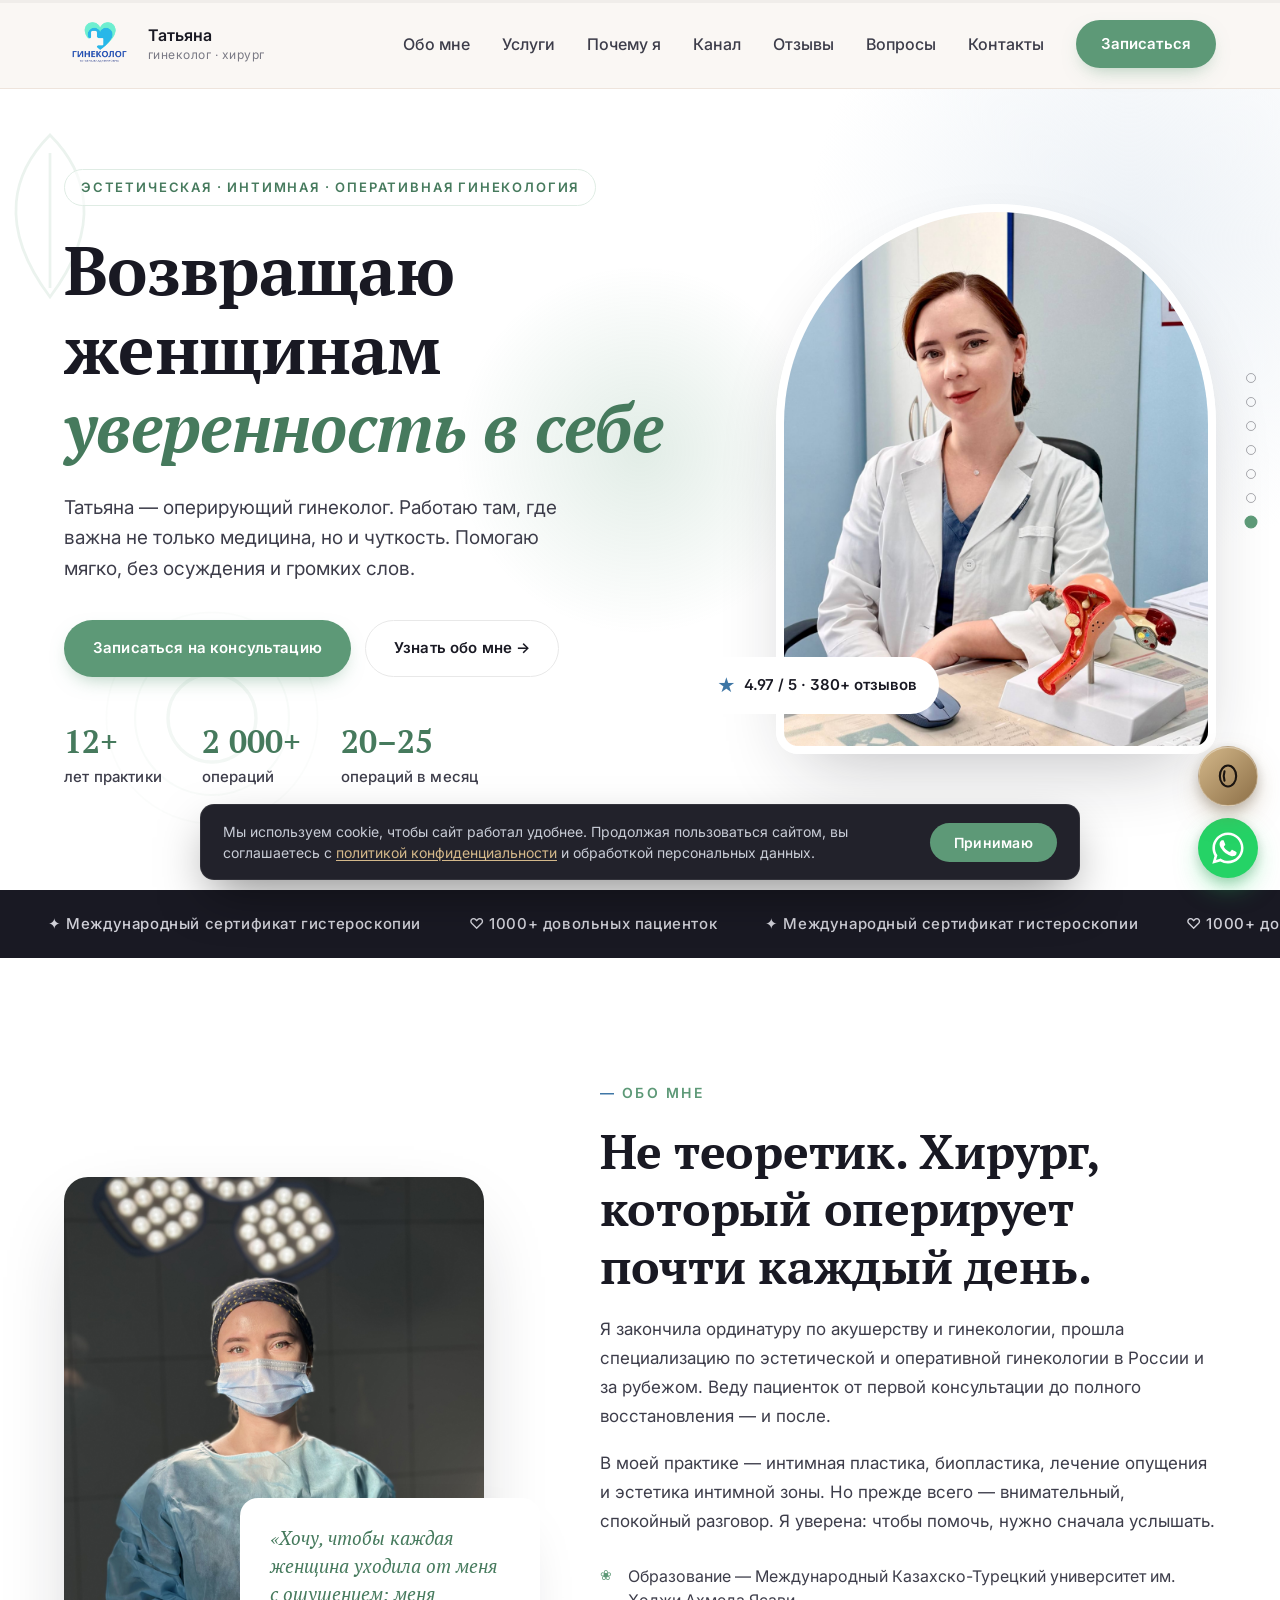
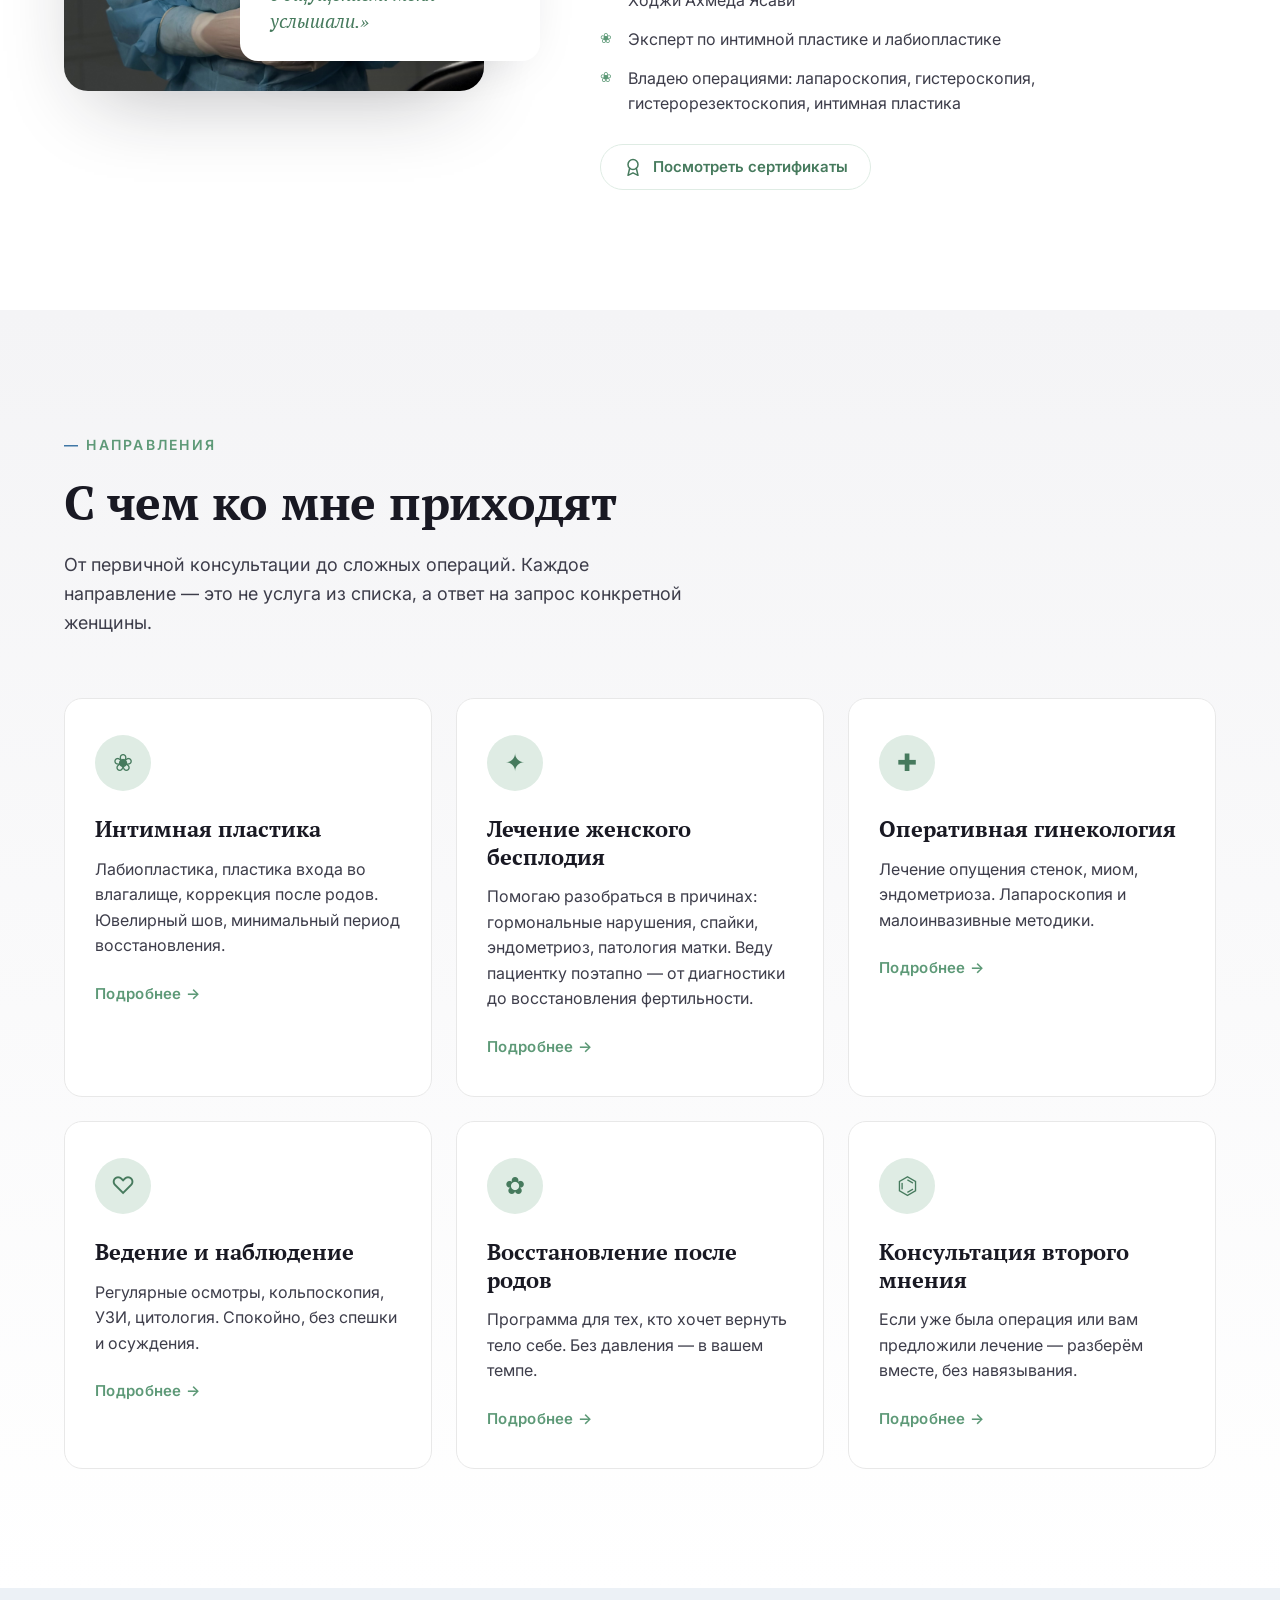
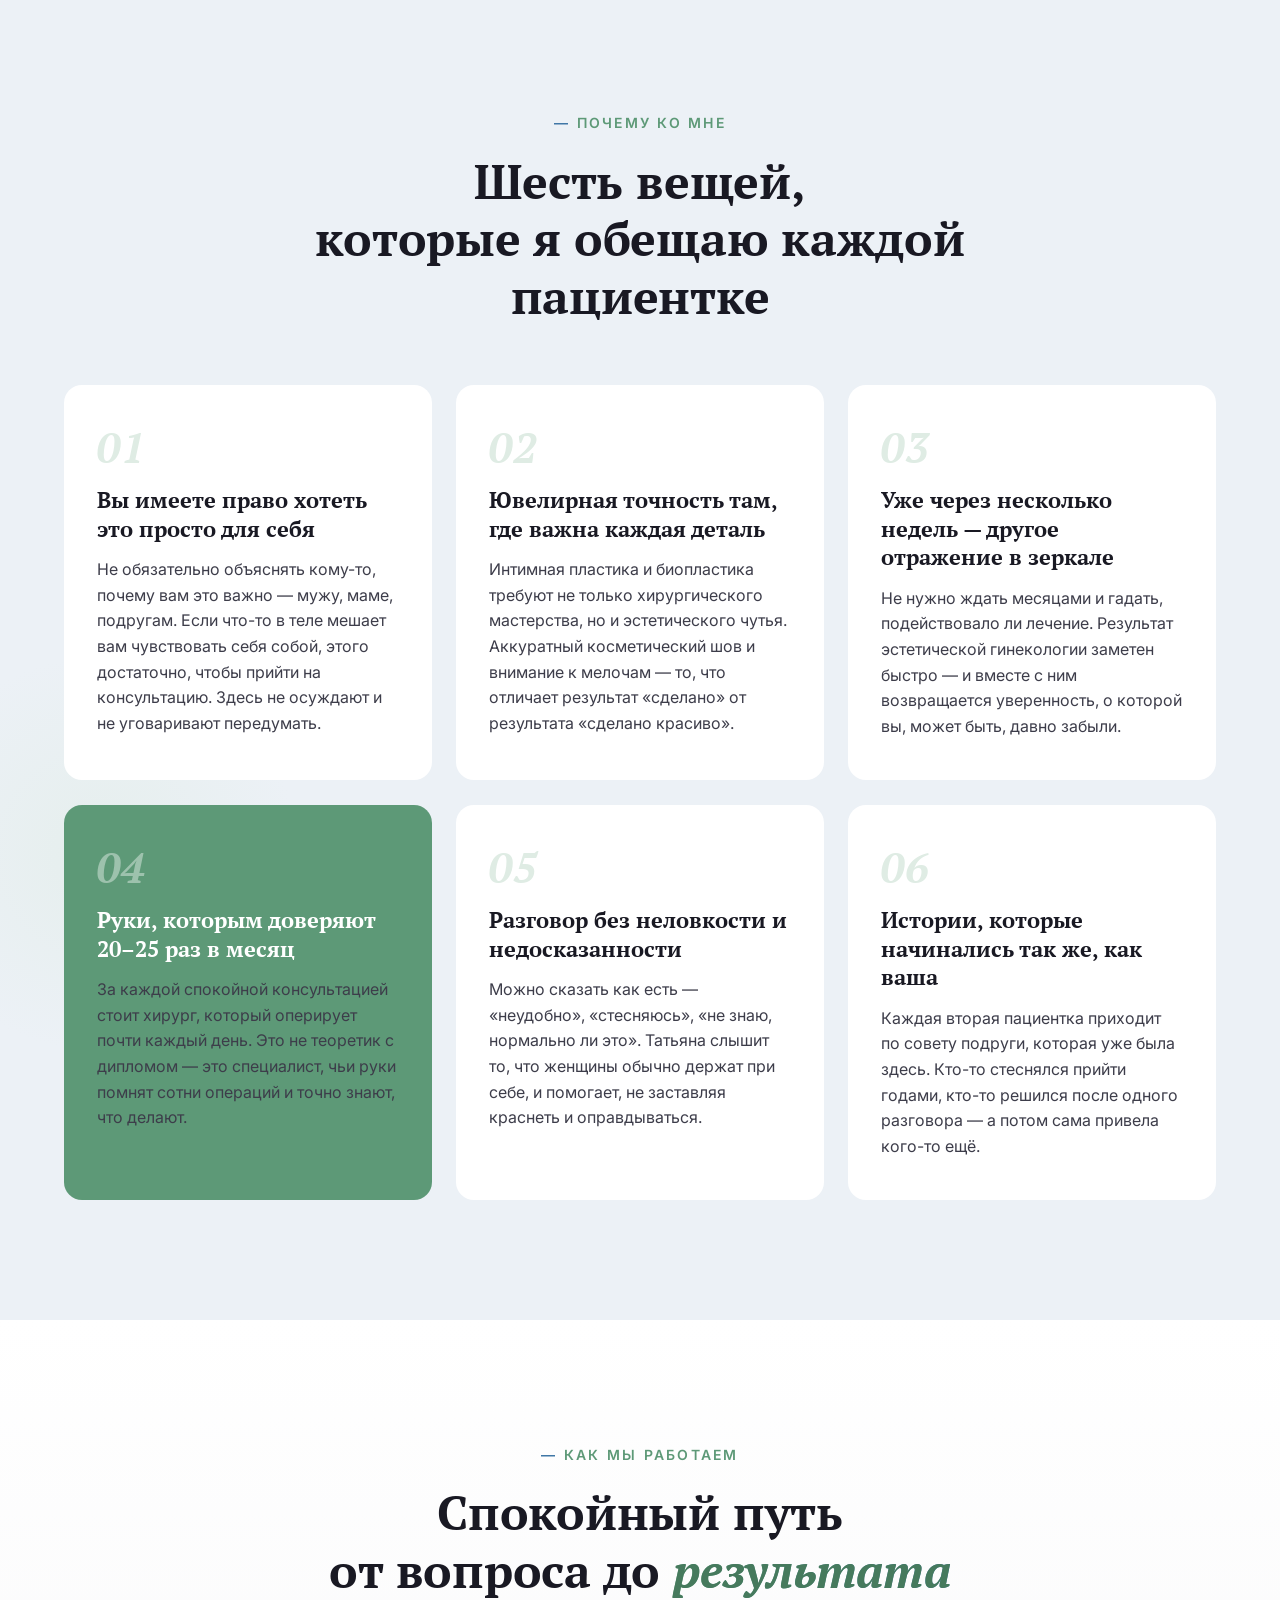
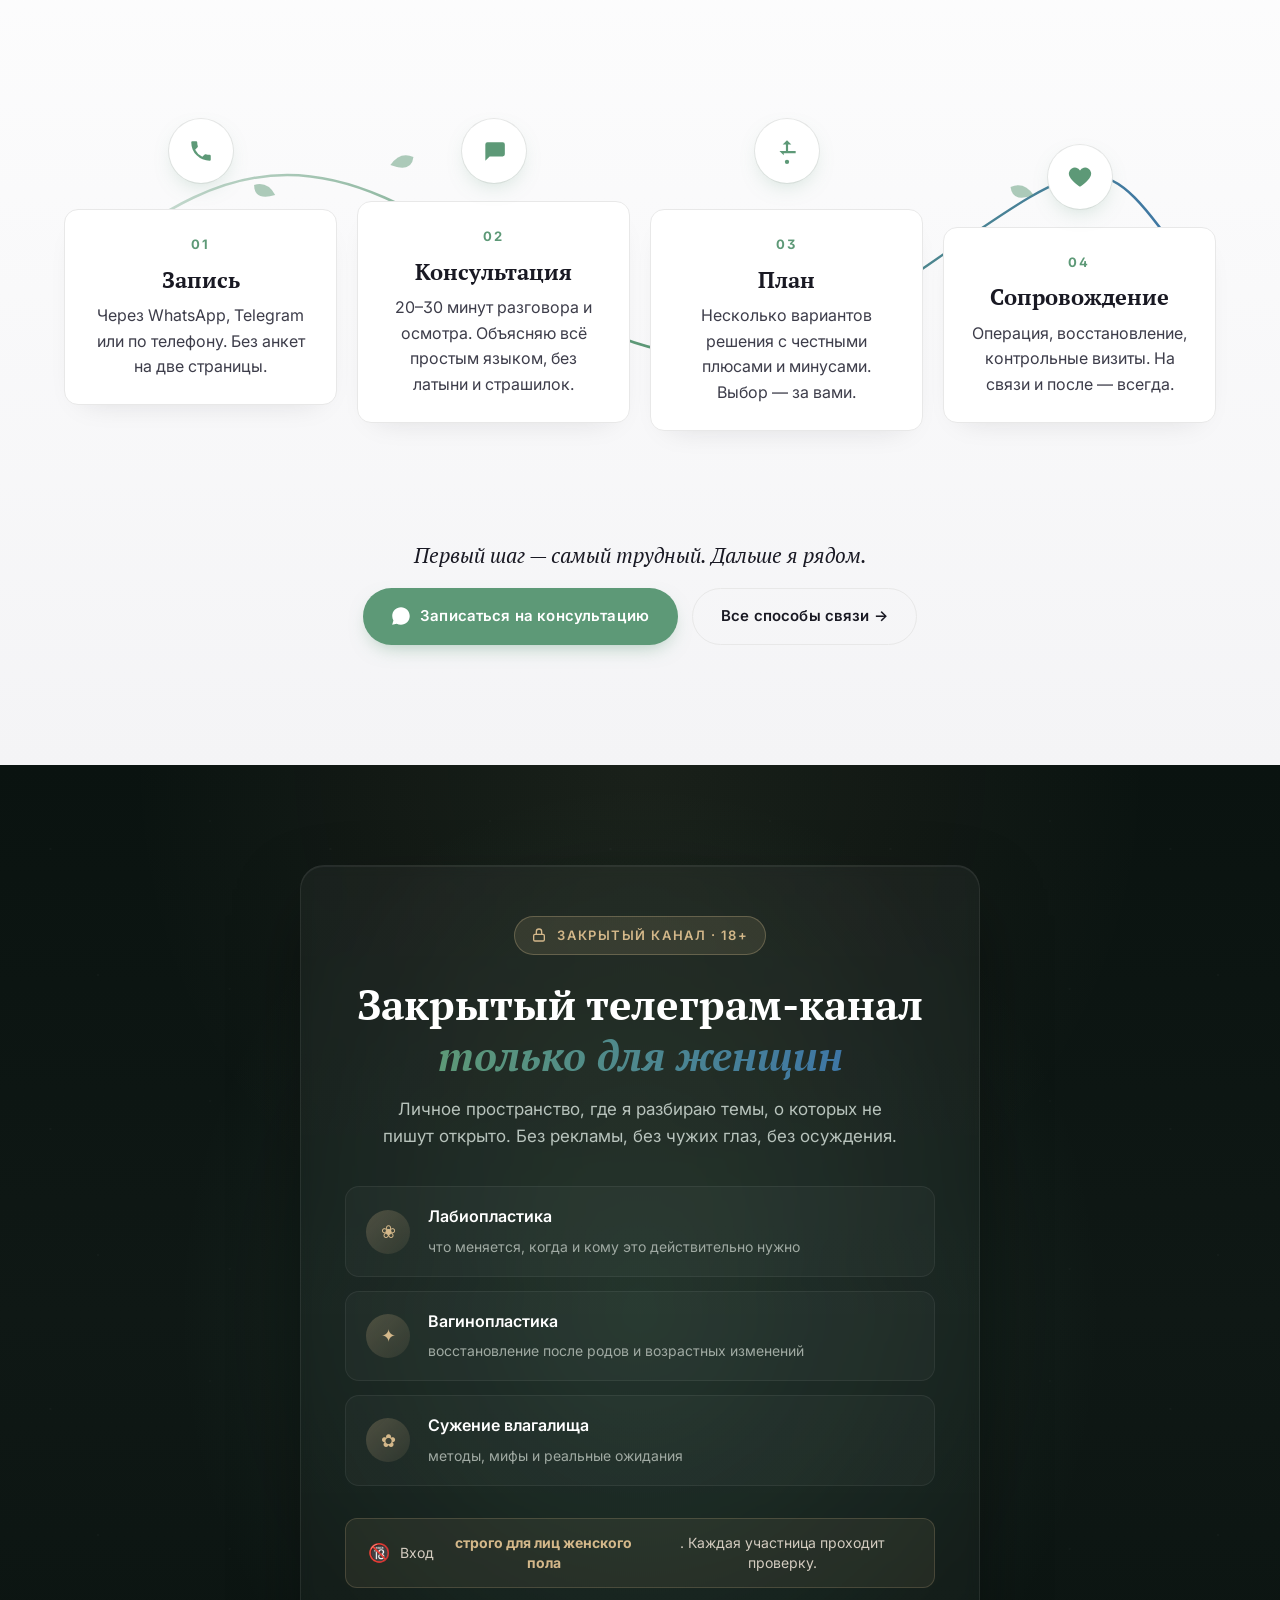
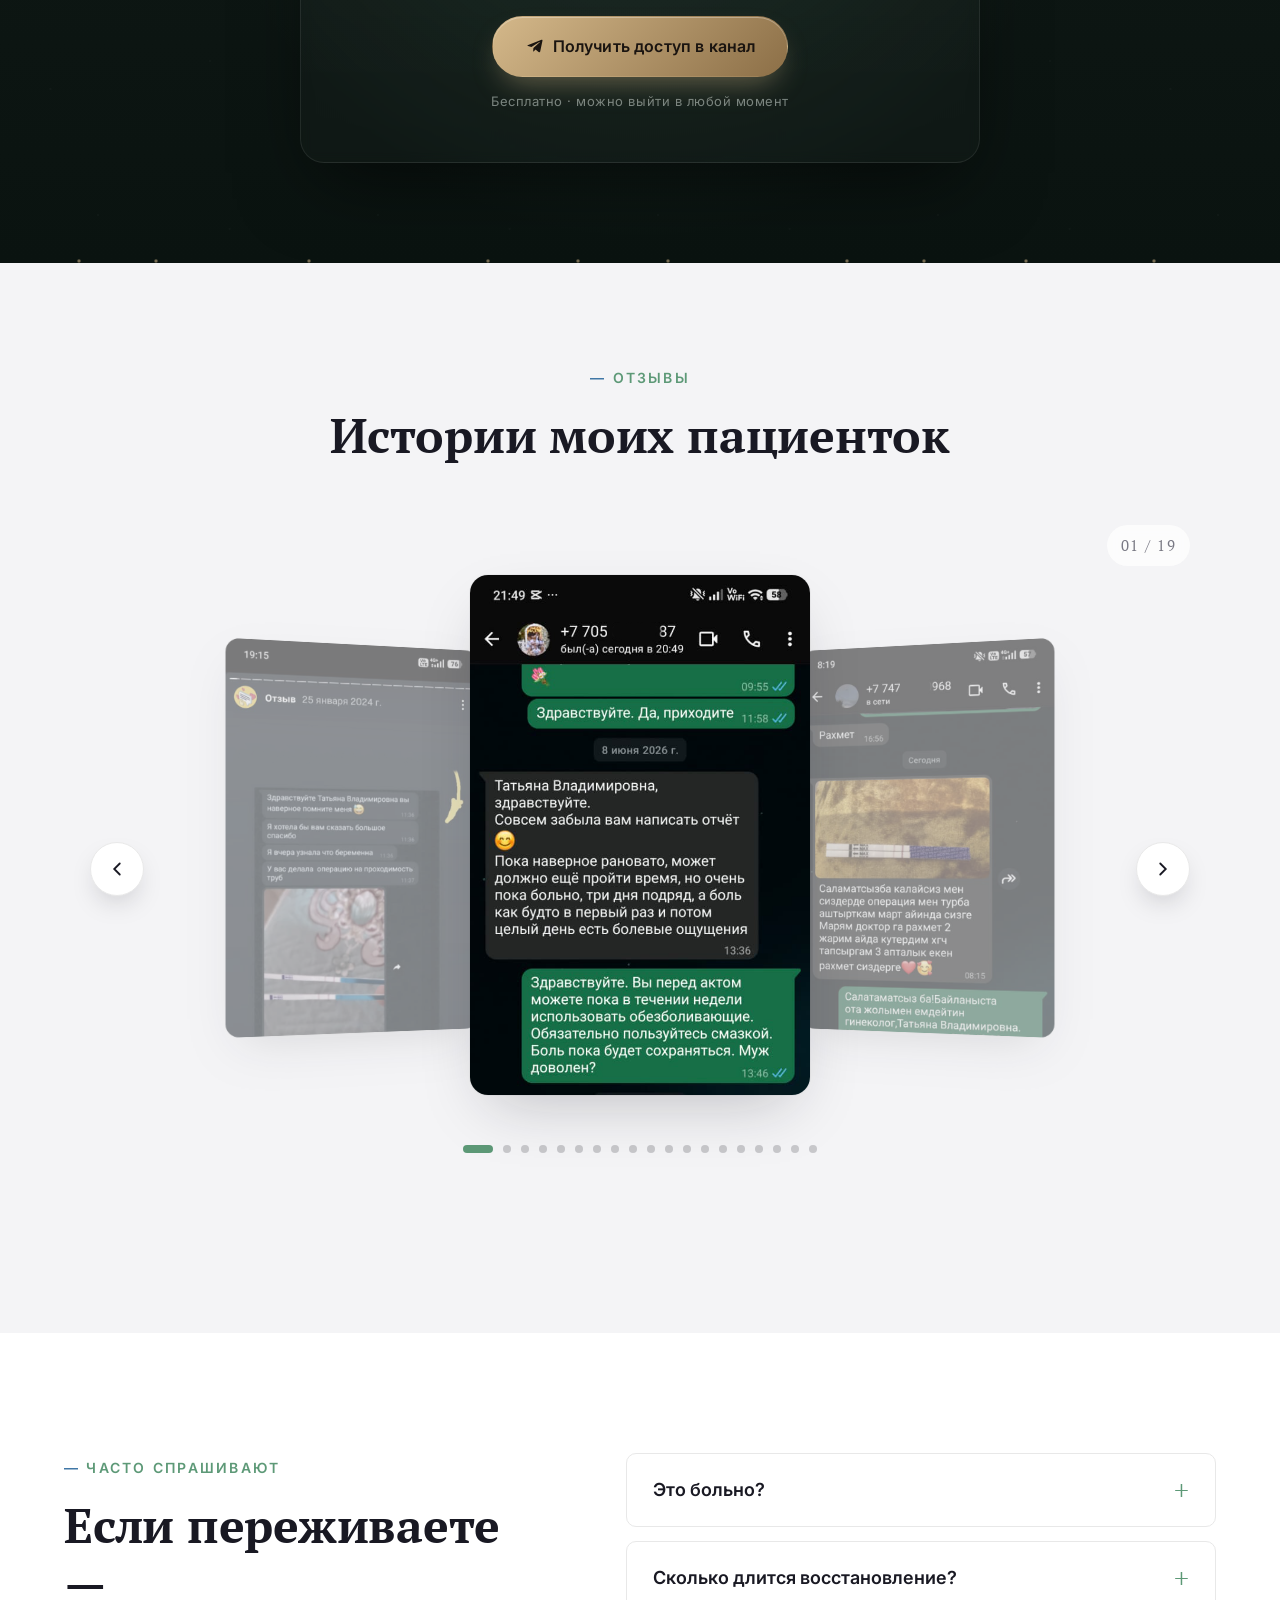
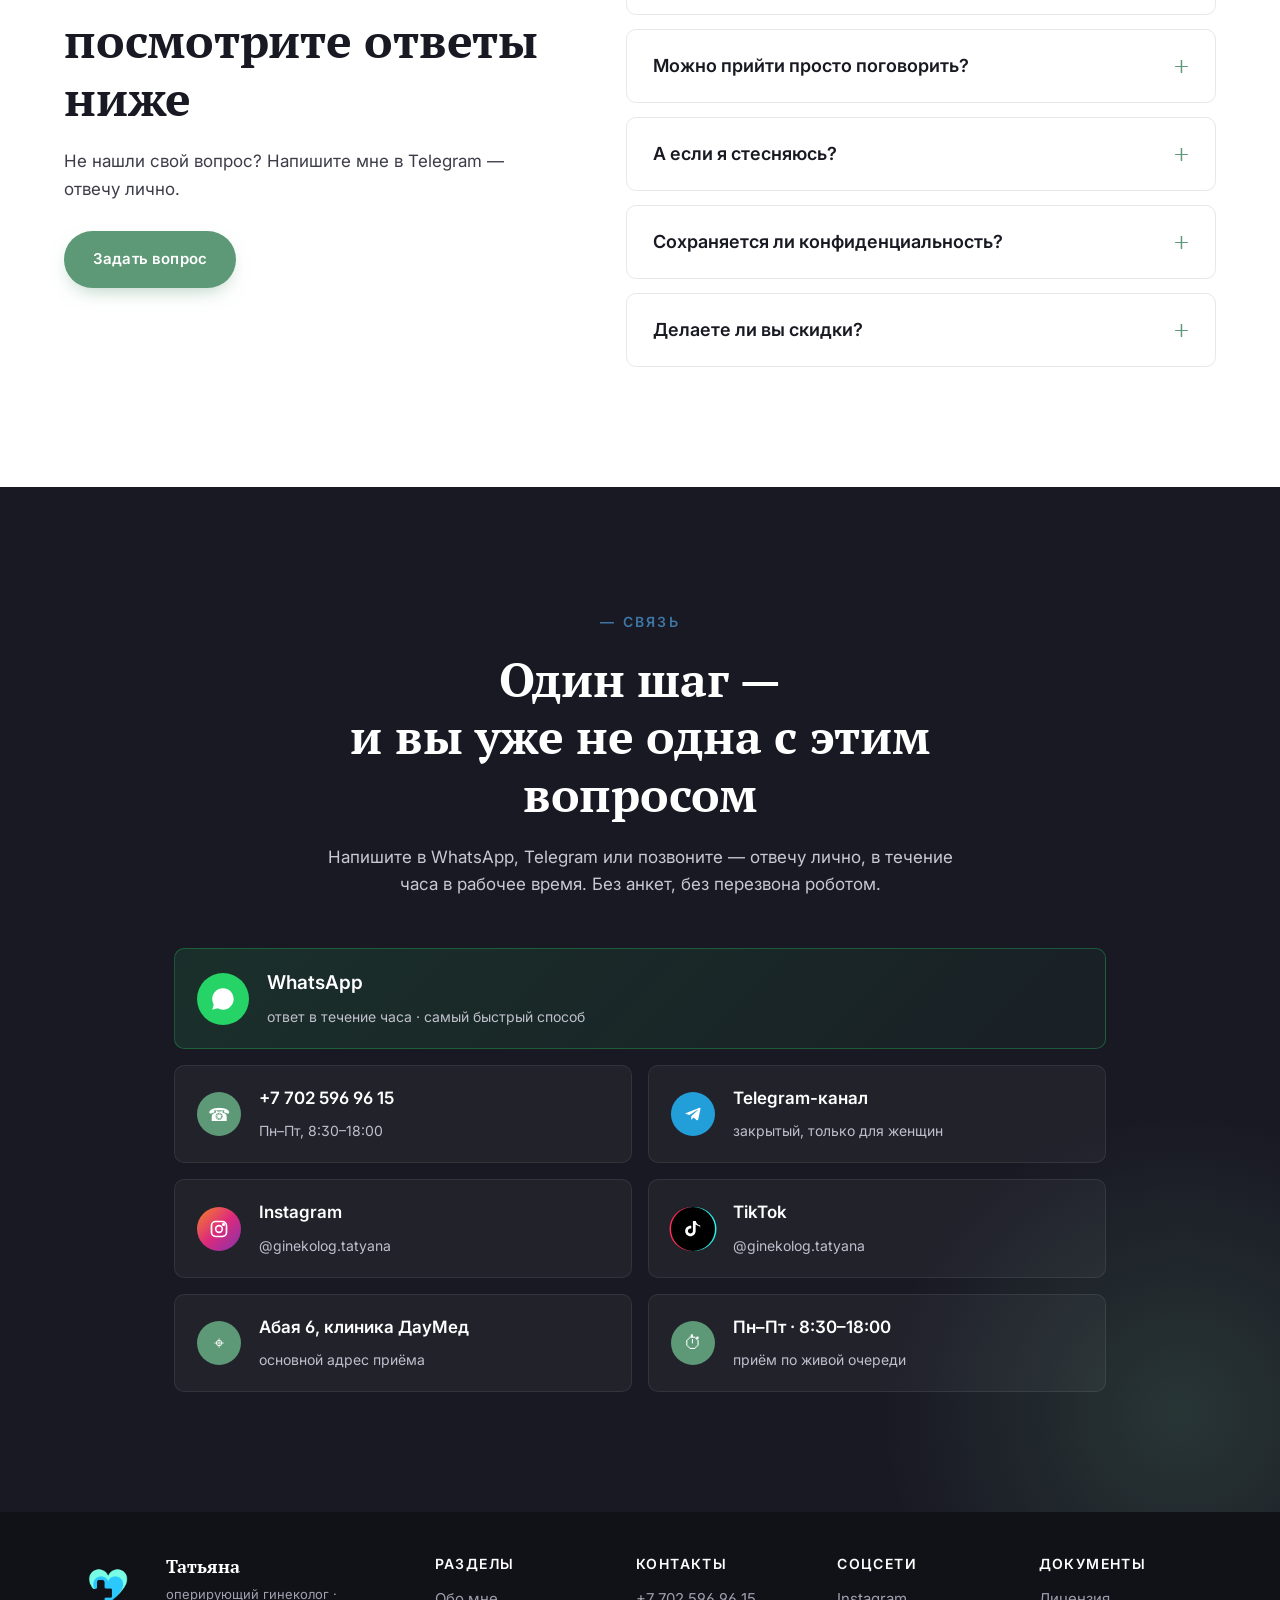
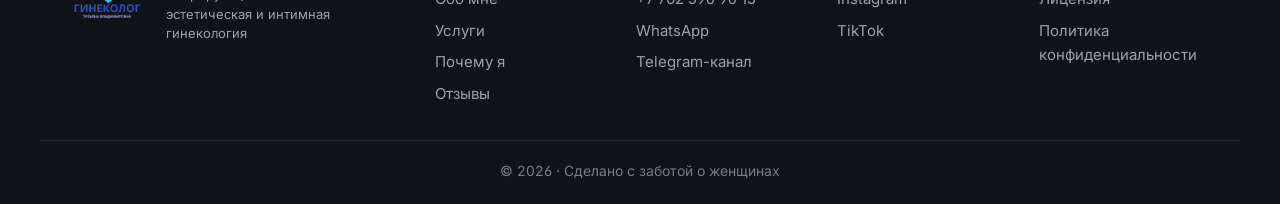
<file: index.html>
<!DOCTYPE html>
<html lang="ru">
<head>
<meta charset="UTF-8">
<meta name="referrer" content="strict-origin-when-cross-origin">
<meta name="viewport" content="width=device-width, initial-scale=1.0">
<title>Татьяна — оперирующий гинеколог · Эстетическая и интимная гинекология</title>
<meta name="description" content="Оперирующий гинеколог Татьяна Владимировна. Интимная пластика, лечение бесплодия, оперативная гинекология. Запись на консультацию в WhatsApp.">
<link rel="icon" type="image/png" href="images/logo.png">
<link rel="apple-touch-icon" href="images/logo.png">
<meta property="og:type" content="website">
<meta property="og:title" content="Гинеколог Татьяна Владимировна — интимная пластика, лечение бесплодия">
<meta property="og:description" content="Оперирующий гинеколог. Интимная пластика, лечение бесплодия, оперативная гинекология. 6+ лет практики, международный сертификат.">
<meta property="og:image" content="images/logo.png">
<meta property="og:image:width" content="1024">
<meta property="og:image:height" content="1024">
<meta property="og:site_name" content="Гинеколог Татьяна Владимировна">
<meta name="twitter:card" content="summary">
<meta name="twitter:image" content="images/logo.png">
<link rel="preconnect" href="https://fonts.googleapis.com">
<link rel="preconnect" href="https://fonts.gstatic.com" crossorigin>
<link href="https://fonts.googleapis.com/css2?family=PT+Serif:ital,wght@0,400;0,700;1,400;1,700&family=Inter:wght@300;400;500;600;700&display=swap" rel="stylesheet">
<link rel="stylesheet" href="styles.css">
</head>
<body>

<!-- ===== СКРОЛЛ ПРОГРЕСС ===== -->
<div class="scroll-progress"><span id="scrollBar"></span></div>

<!-- ===== КУРСОР СВЕЧЕНИЕ ===== -->
<div class="cursor-glow" id="cursorGlow"></div>

<!-- ===== ПЛАВАЮЩАЯ КНОПКА WHATSAPP ===== -->
<a href="https://wa.me/77025969615?text=Здравствуйте%2C%20хочу%20записаться%20на%20консультацию"
   target="_blank" rel="noopener" class="wa-float" aria-label="Написать в WhatsApp">
  <svg viewBox="0 0 32 32" aria-hidden="true">
    <path fill="currentColor" d="M16 .4C7.4.4.4 7.4.4 16c0 2.8.7 5.5 2.1 7.9L.3 31.7l8-2.1c2.3 1.3 4.9 1.9 7.6 1.9 8.6 0 15.6-7 15.6-15.6S24.6.4 16 .4zm0 28.4c-2.4 0-4.7-.6-6.7-1.9l-.5-.3-4.7 1.3 1.3-4.6-.3-.5C3.7 20.7 3 18.4 3 16 3 8.8 8.8 3 16 3s13 5.8 13 13-5.8 12.8-13 12.8zm7.2-9.6c-.4-.2-2.3-1.1-2.7-1.3s-.6-.2-.9.2-1 1.3-1.3 1.6-.5.2-.9 0-1.7-.6-3.2-2c-1.2-1.1-2-2.4-2.2-2.8s0-.6.2-.8c.2-.2.4-.5.6-.7.2-.2.3-.4.4-.7.1-.2 0-.5-.1-.7s-.9-2.2-1.2-3c-.3-.8-.7-.7-.9-.7h-.8c-.3 0-.7.1-1.1.5-.4.4-1.5 1.4-1.5 3.5s1.5 4 1.7 4.3c.2.3 3 4.6 7.3 6.4 1 .4 1.8.7 2.4.9 1 .3 1.9.3 2.7.2.8-.1 2.3-1 2.6-1.9.3-.9.3-1.7.2-1.9-.1-.2-.4-.3-.8-.5z"/>
  </svg>
  <span class="wa-float__tip">Написать в WhatsApp</span>
</a>

<!-- ===== БОКОВАЯ DOT НАВИГАЦИЯ ===== -->
<aside class="dot-nav" id="dotNav">
  <a href="#about" data-label="Обо мне"></a>
  <a href="#services" data-label="Услуги"></a>
  <a href="#advantages" data-label="Почему я"></a>
  <a href="#club" data-label="Канал"></a>
  <a href="#reviews" data-label="Отзывы"></a>
  <a href="#faq" data-label="Вопросы"></a>
  <a href="#contact" data-label="Контакты"></a>
</aside>

<!-- ===== ПЛАВАЮЩИЕ ЛИСТЬЯ (ДЕКОР) ===== -->
<svg class="leaf leaf--1" viewBox="0 0 100 100" aria-hidden="true">
  <path d="M50 5 C30 25, 20 55, 50 95 C80 55, 70 25, 50 5 Z M50 15 L50 90" fill="none" stroke="currentColor" stroke-width="1.5"/>
</svg>
<svg class="leaf leaf--2" viewBox="0 0 100 100" aria-hidden="true">
  <path d="M50 5 C30 25, 20 55, 50 95 C80 55, 70 25, 50 5 Z M50 15 L50 90 M50 35 L35 45 M50 35 L65 45 M50 55 L32 65 M50 55 L68 65" fill="none" stroke="currentColor" stroke-width="1.5"/>
</svg>
<svg class="leaf leaf--3" viewBox="0 0 100 100" aria-hidden="true">
  <circle cx="50" cy="50" r="20" fill="none" stroke="currentColor" stroke-width="1.5"/>
  <circle cx="50" cy="50" r="35" fill="none" stroke="currentColor" stroke-width="1" opacity=".5"/>
  <circle cx="50" cy="50" r="48" fill="none" stroke="currentColor" stroke-width=".8" opacity=".3"/>
</svg>

<!-- ===== NAV ===== -->
<header class="nav">
  <div class="container nav__inner">
    <a href="#" class="nav__logo">
      <img class="nav__logo-img" src="images/logo.png" alt="Гинеколог Татьяна Владимировна" onerror="this.style.display='none';this.nextElementSibling.style.display='grid'">
      <span class="nav__logo-mark" style="display:none">T</span>
      <span class="nav__logo-text">Татьяна<br><small>гинеколог · хирург</small></span>
    </a>
    <nav class="nav__links">
      <a href="#about">Обо мне</a>
      <a href="#services">Услуги</a>
      <a href="#advantages">Почему я</a>
      <a href="#club">Канал</a>
      <a href="#reviews">Отзывы</a>
      <a href="#faq">Вопросы</a>
      <a href="#contact">Контакты</a>
    </nav>
    <a href="#contact" class="btn btn--primary nav__cta">Записаться</a>
    <button class="nav__burger" aria-label="меню" onclick="document.body.classList.toggle('menu-open')">
      <span></span><span></span><span></span>
    </button>
  </div>
</header>

<!-- ===== HERO ===== -->
<section class="hero">
  <div class="hero__bg-blob"></div>
  <div class="container hero__inner">
    <div class="hero__text">
      <div class="hero__eyebrow">Эстетическая · интимная · оперативная гинекология</div>
      <h1 class="hero__title" data-split>
        Возвращаю женщинам<br>
        <em class="grad-text">уверенность в себе</em>
      </h1>
      <p class="hero__lead">
        Татьяна — оперирующий гинеколог. Работаю там, где важна не только медицина,
        но и чуткость. Помогаю мягко, без осуждения и громких слов.
      </p>
      <div class="hero__cta">
        <a href="#contact" class="btn btn--primary">Записаться на консультацию</a>
        <a href="#about" class="btn btn--ghost">Узнать обо мне →</a>
      </div>
      <div class="hero__stats">
        <div><b data-count="12" data-suffix="+">0</b><span>лет практики</span></div>
        <div><b data-count="2000" data-suffix="+">0</b><span>операций</span></div>
        <div><b data-count="25" data-prefix="20–">0</b><span>операций в месяц</span></div>
      </div>
    </div>
    <div class="hero__photo">
      <div class="hero__photo-frame">
        <img src="images/hero.jpg" alt="Татьяна — оперирующий гинеколог" loading="eager">
      </div>
      <div class="hero__photo-badge">
        <span>★</span> 4.97 / 5 · 380+ отзывов
      </div>
    </div>
  </div>
</section>

<!-- ===== TRUST STRIP (бегущая строка) ===== -->
<section class="trust">
  <div class="marquee">
    <div class="marquee__track">
      <span>✦ Международный сертификат гистероскопии</span>
      <span>♡ 1000+ довольных пациенток</span>
      <!-- дубль для бесшовности -->
      <span>✦ Международный сертификат гистероскопии</span>
      <span>♡ 1000+ довольных пациенток</span>
      <span>✦ Международный сертификат гистероскопии</span>
      <span>♡ 1000+ довольных пациенток</span>
      <span>✦ Международный сертификат гистероскопии</span>
      <span>♡ 1000+ довольных пациенток</span>
    </div>
  </div>
</section>

<!-- ===== ABOUT ===== -->
<section class="about" id="about">
  <div class="container about__inner">
    <div class="about__photo">
      <div class="about__photo-frame">
        <img src="images/about.jpg" alt="Татьяна на приёме — фото в кабинете" loading="lazy">
      </div>
      <div class="about__quote">
        «Хочу, чтобы каждая женщина уходила от меня
        с ощущением: меня услышали.»
      </div>
    </div>
    <div class="about__text">
      <div class="section-eyebrow">Обо мне</div>
      <h2 class="section-title">Не теоретик. Хирург, который оперирует почти каждый день.</h2>
      <p>
        Я закончила ординатуру по акушерству и гинекологии, прошла специализацию по
        эстетической и оперативной гинекологии в России и за рубежом. Веду пациенток
        от первой консультации до полного восстановления — и после.
      </p>
      <p>
        В моей практике — интимная пластика, биопластика, лечение опущения и эстетика
        интимной зоны. Но прежде всего — внимательный, спокойный разговор.
        Я уверена: чтобы помочь, нужно сначала услышать.
      </p>
      <ul class="about__list">
        <li>Образование — Международный Казахско-Турецкий университет им. Ходжи Ахмеда Ясави</li>
        <li>Эксперт по интимной пластике и лабиопластике</li>
        <li>Владею операциями: лапароскопия, гистероскопия, гистерорезектоскопия, интимная пластика</li>
      </ul>
      <button type="button" class="about__certs-btn" id="certsOpen">
        <svg viewBox="0 0 24 24" width="20" height="20" fill="none" stroke="currentColor" stroke-width="1.8" stroke-linecap="round" stroke-linejoin="round" aria-hidden="true">
          <circle cx="12" cy="9" r="6"/>
          <path d="M8 13.5 L6 22 L12 19 L18 22 L16 13.5"/>
        </svg>
        Посмотреть сертификаты
      </button>
    </div>
  </div>
</section>

<!-- ===== ПОПАП СЕРТИФИКАТОВ ===== -->
<div class="certs-modal" id="certsModal" aria-hidden="true" role="dialog" aria-label="Сертификаты и дипломы">
  <div class="certs-modal__backdrop" data-cert-close></div>
  <button class="certs-modal__close" data-cert-close aria-label="Закрыть">
    <svg viewBox="0 0 24 24" fill="none" stroke="currentColor" stroke-width="2" stroke-linecap="round"><path d="M6 6l12 12M18 6L6 18"/></svg>
  </button>
  <div class="certs-modal__stage">
    <div class="certs-modal__head">
      <div class="section-eyebrow">Документы</div>
      <h3>Сертификаты и дипломы</h3>
      <p>Нажмите на любой, чтобы увеличить</p>
    </div>
    <div class="certs-grid" id="certsGrid">
      <a href="images/certificates/cert-1.jpg" target="_blank" rel="noopener" class="certs-grid__item"><img src="images/certificates/cert-1.jpg" alt="Сертификат 1" loading="lazy" onerror="this.parentElement.style.display='none'"></a>
      <a href="images/certificates/cert-2.jpg" target="_blank" rel="noopener" class="certs-grid__item"><img src="images/certificates/cert-2.jpg" alt="Сертификат 2" loading="lazy" onerror="this.parentElement.style.display='none'"></a>
      <a href="images/certificates/cert-3.jpg" target="_blank" rel="noopener" class="certs-grid__item"><img src="images/certificates/cert-3.jpg" alt="Сертификат 3" loading="lazy" onerror="this.parentElement.style.display='none'"></a>
      <a href="images/certificates/cert-4.jpg" target="_blank" rel="noopener" class="certs-grid__item"><img src="images/certificates/cert-4.jpg" alt="Сертификат 4" loading="lazy" onerror="this.parentElement.style.display='none'"></a>
      <a href="images/certificates/cert-5.jpg" target="_blank" rel="noopener" class="certs-grid__item"><img src="images/certificates/cert-5.jpg" alt="Сертификат 5" loading="lazy" onerror="this.parentElement.style.display='none'"></a>
      <a href="images/certificates/cert-6.jpg" target="_blank" rel="noopener" class="certs-grid__item"><img src="images/certificates/cert-6.jpg" alt="Сертификат 6" loading="lazy" onerror="this.parentElement.style.display='none'"></a>
      <a href="images/certificates/cert-7.jpg" target="_blank" rel="noopener" class="certs-grid__item"><img src="images/certificates/cert-7.jpg" alt="Сертификат 7" loading="lazy" onerror="this.parentElement.style.display='none'"></a>
    </div>
    <p class="certs-empty" id="certsEmpty">Документы загружаются. Скоро будут опубликованы.</p>
  </div>
</div>

<!-- ===== SERVICES ===== -->
<section class="services" id="services">
  <div class="container">
    <div class="section-head">
      <div class="section-eyebrow">Направления</div>
      <h2 class="section-title">С чем ко мне приходят</h2>
      <p class="section-lead">
        От первичной консультации до сложных операций. Каждое направление — это не услуга
        из списка, а ответ на запрос конкретной женщины.
      </p>
    </div>
    <div class="services__grid">
      <article class="service" data-tilt>
        <div class="service__icon">❀</div>
        <h3>Интимная пластика</h3>
        <p>Лабиопластика, пластика входа во влагалище, коррекция после родов. Ювелирный шов, минимальный период восстановления.</p>
        <a class="service__link" href="services/intimate-plasty.html">Подробнее →</a>
      </article>
      <article class="service" data-tilt>
        <div class="service__icon">✦</div>
        <h3>Лечение женского бесплодия</h3>
        <p>Помогаю разобраться в причинах: гормональные нарушения, спайки, эндометриоз, патология матки. Веду пациентку поэтапно — от диагностики до восстановления фертильности.</p>
        <a class="service__link" href="services/infertility.html">Подробнее →</a>
      </article>
      <article class="service" data-tilt>
        <div class="service__icon">✚</div>
        <h3>Оперативная гинекология</h3>
        <p>Лечение опущения стенок, миом, эндометриоза. Лапароскопия и малоинвазивные методики.</p>
        <a class="service__link" href="services/surgery.html">Подробнее →</a>
      </article>
      <article class="service" data-tilt>
        <div class="service__icon">♡</div>
        <h3>Ведение и наблюдение</h3>
        <p>Регулярные осмотры, кольпоскопия, УЗИ, цитология. Спокойно, без спешки и осуждения.</p>
        <a class="service__link" href="services/observation.html">Подробнее →</a>
      </article>
      <article class="service" data-tilt>
        <div class="service__icon">✿</div>
        <h3>Восстановление после родов</h3>
        <p>Программа для тех, кто хочет вернуть тело себе. Без давления — в вашем темпе.</p>
        <a class="service__link" href="services/postpartum.html">Подробнее →</a>
      </article>
      <article class="service" data-tilt>
        <div class="service__icon">⌬</div>
        <h3>Консультация второго мнения</h3>
        <p>Если уже была операция или вам предложили лечение — разберём вместе, без навязывания.</p>
        <a class="service__link" href="services/second-opinion.html">Подробнее →</a>
      </article>
    </div>
  </div>
</section>

<!-- ===== ADVANTAGES (6 БЛОКОВ ИЗ ДОКА) ===== -->
<section class="adv" id="advantages">
  <div class="container">
    <div class="section-head section-head--center">
      <div class="section-eyebrow">Почему ко мне</div>
      <h2 class="section-title">Шесть вещей,<br>которые я обещаю каждой пациентке</h2>
    </div>
    <div class="adv__grid">
      <div class="adv__card" data-tilt>
        <div class="adv__num">01</div>
        <h3>Вы имеете право хотеть это просто для себя</h3>
        <p>Не обязательно объяснять кому-то, почему вам это важно — мужу, маме, подругам. Если что-то в теле мешает вам чувствовать себя собой, этого достаточно, чтобы прийти на консультацию. Здесь не осуждают и не уговаривают передумать.</p>
      </div>
      <div class="adv__card" data-tilt>
        <div class="adv__num">02</div>
        <h3>Ювелирная точность там, где важна каждая деталь</h3>
        <p>Интимная пластика и биопластика требуют не только хирургического мастерства, но и эстетического чутья. Аккуратный косметический шов и внимание к мелочам — то, что отличает результат «сделано» от результата «сделано красиво».</p>
      </div>
      <div class="adv__card" data-tilt>
        <div class="adv__num">03</div>
        <h3>Уже через несколько недель — другое отражение в зеркале</h3>
        <p>Не нужно ждать месяцами и гадать, подействовало ли лечение. Результат эстетической гинекологии заметен быстро — и вместе с ним возвращается уверенность, о которой вы, может быть, давно забыли.</p>
      </div>
      <div class="adv__card adv__card--accent" data-tilt>
        <div class="adv__num">04</div>
        <h3>Руки, которым доверяют 20–25 раз в месяц</h3>
        <p>За каждой спокойной консультацией стоит хирург, который оперирует почти каждый день. Это не теоретик с дипломом — это специалист, чьи руки помнят сотни операций и точно знают, что делают.</p>
      </div>
      <div class="adv__card" data-tilt>
        <div class="adv__num">05</div>
        <h3>Разговор без неловкости и недосказанности</h3>
        <p>Можно сказать как есть — «неудобно», «стесняюсь», «не знаю, нормально ли это». Татьяна слышит то, что женщины обычно держат при себе, и помогает, не заставляя краснеть и оправдываться.</p>
      </div>
      <div class="adv__card" data-tilt>
        <div class="adv__num">06</div>
        <h3>Истории, которые начинались так же, как ваша</h3>
        <p>Каждая вторая пациентка приходит по совету подруги, которая уже была здесь. Кто-то стеснялся прийти годами, кто-то решился после одного разговора — а потом сама привела кого-то ещё.</p>
      </div>
    </div>
  </div>
</section>

<!-- ===== PROCESS ===== -->
<section class="process" id="process">
  <div class="container">
    <div class="section-head section-head--center">
      <div class="section-eyebrow">Как мы работаем</div>
      <h2 class="section-title">Спокойный путь<br>от вопроса до <em class="grad-text">результата</em></h2>
    </div>

    <div class="path">
      <svg class="path__svg" viewBox="0 0 1200 360" preserveAspectRatio="none" aria-hidden="true">
        <defs>
          <linearGradient id="pathG" x1="0" y1="0" x2="1" y2="0">
            <stop offset="0%" stop-color="#5d9977" stop-opacity=".25"/>
            <stop offset="50%" stop-color="#5d9977"/>
            <stop offset="100%" stop-color="#3e76a5"/>
          </linearGradient>
        </defs>
        <path id="branch" class="path__branch"
              d="M 30 180 C 180 60, 280 60, 450 180 S 720 300, 900 180 S 1080 60, 1170 180"
              fill="none" stroke="url(#pathG)" stroke-width="2.5" stroke-linecap="round"/>
        <g class="path__leaves" fill="#5d9977">
          <path d="M 220 110 q -8 -14 -22 -10 q 0 16 22 10 Z" opacity=".5"/>
          <path d="M 340 80 q 10 -14 24 -8 q -2 16 -24 8 Z" opacity=".5"/>
          <path d="M 560 230 q -10 14 -24 8 q 2 -16 24 -8 Z" opacity=".5"/>
          <path d="M 770 260 q 10 14 24 8 q -2 -16 -24 -8 Z" opacity=".5"/>
          <path d="M 1010 110 q -10 -14 -24 -8 q 2 16 24 8 Z" opacity=".5"/>
        </g>
      </svg>

      <div class="path__step path__step--top" style="--col:1">
        <div class="path__node">
          <svg viewBox="0 0 24 24"><path d="M6.6 10.8a15 15 0 0 0 6.6 6.6l2.2-2.2a1 1 0 0 1 1-.25 11.5 11.5 0 0 0 3.6.57 1 1 0 0 1 1 1V20a1 1 0 0 1-1 1A17 17 0 0 1 3 4a1 1 0 0 1 1-1h3.5a1 1 0 0 1 1 1 11.5 11.5 0 0 0 .57 3.6 1 1 0 0 1-.25 1l-2.22 2.2Z"/></svg>
        </div>
        <div class="path__card">
          <div class="path__num">01</div>
          <h4>Запись</h4>
          <p>Через WhatsApp, Telegram или по телефону. Без анкет на две страницы.</p>
        </div>
      </div>

      <div class="path__step path__step--bot" style="--col:2">
        <div class="path__node">
          <svg viewBox="0 0 24 24"><path d="M4 4h16a2 2 0 0 1 2 2v9a2 2 0 0 1-2 2H8l-4 4V6a2 2 0 0 1 2-2Zm3 5h10v2H7V9Zm0 4h7v2H7v-2Z"/></svg>
        </div>
        <div class="path__card">
          <div class="path__num">02</div>
          <h4>Консультация</h4>
          <p>20–30 минут разговора и осмотра. Объясняю всё простым языком, без латыни и страшилок.</p>
        </div>
      </div>

      <div class="path__step path__step--top" style="--col:3">
        <div class="path__node">
          <svg viewBox="0 0 24 24"><path d="M12 2 8 6h3v6H5l4 4V14h11v-2h-7V6h3l-4-4Zm0 18a2 2 0 1 0 0 4 2 2 0 0 0 0-4Z"/></svg>
        </div>
        <div class="path__card">
          <div class="path__num">03</div>
          <h4>План</h4>
          <p>Несколько вариантов решения с честными плюсами и минусами. Выбор — за вами.</p>
        </div>
      </div>

      <div class="path__step path__step--bot" style="--col:4">
        <div class="path__node">
          <svg viewBox="0 0 24 24"><path d="M12 21s-7-4.5-9.5-9.3A5.5 5.5 0 0 1 12 6a5.5 5.5 0 0 1 9.5 5.7C19 16.5 12 21 12 21Z"/></svg>
        </div>
        <div class="path__card">
          <div class="path__num">04</div>
          <h4>Сопровождение</h4>
          <p>Операция, восстановление, контрольные визиты. На связи и после — всегда.</p>
        </div>
      </div>
    </div>

    <div class="process__cta">
      <p class="process__cta-text">Первый шаг — самый трудный. Дальше я рядом.</p>
      <div class="process__cta-row">
        <a href="https://wa.me/77025969615?text=Здравствуйте%2C%20хочу%20записаться%20на%20консультацию" target="_blank" rel="noopener" class="btn btn--primary">
          <svg viewBox="0 0 32 32" width="18" height="18" fill="currentColor" aria-hidden="true"><path d="M16 .4C7.4.4.4 7.4.4 16c0 2.8.7 5.5 2.1 7.9L.3 31.7l8-2.1c2.3 1.3 4.9 1.9 7.6 1.9 8.6 0 15.6-7 15.6-15.6S24.6.4 16 .4zm7.2 19c-.4-.2-2.3-1.1-2.7-1.3s-.6-.2-.9.2-1 1.3-1.3 1.6-.5.2-.9 0-1.7-.6-3.2-2c-1.2-1.1-2-2.4-2.2-2.8s0-.6.2-.8c.2-.2.4-.5.6-.7.2-.2.3-.4.4-.7.1-.2 0-.5-.1-.7s-.9-2.2-1.2-3c-.3-.8-.7-.7-.9-.7h-.8c-.3 0-.7.1-1.1.5-.4.4-1.5 1.4-1.5 3.5s1.5 4 1.7 4.3c.2.3 3 4.6 7.3 6.4 1 .4 1.8.7 2.4.9 1 .3 1.9.3 2.7.2.8-.1 2.3-1 2.6-1.9.3-.9.3-1.7.2-1.9z"/></svg>
          Записаться на консультацию
        </a>
        <a href="#contact" class="btn btn--ghost">Все способы связи →</a>
      </div>
    </div>
  </div>
</section>

<!-- ===== ЗАКРЫТЫЙ КАНАЛ ===== -->
<section class="club" id="club">
  <div class="club__pattern" aria-hidden="true"></div>
  <div class="club__particles" aria-hidden="true">
    <span></span><span></span><span></span><span></span><span></span>
    <span></span><span></span><span></span><span></span><span></span>
  </div>
  <div class="container club__inner">
    <div class="club__card">
      <div class="club__badge">
        <span class="club__lock" aria-hidden="true">
          <svg viewBox="0 0 24 24" fill="none" stroke="currentColor" stroke-width="2" stroke-linecap="round" stroke-linejoin="round">
            <rect x="4" y="11" width="16" height="10" rx="2"/>
            <path d="M8 11V7a4 4 0 0 1 8 0v4"/>
          </svg>
        </span>
        Закрытый канал · 18+
      </div>

      <h2 class="club__title">Закрытый телеграм-канал<br><em class="grad-text">только для женщин</em></h2>

      <p class="club__lead">
        Личное пространство, где я разбираю темы, о которых не пишут открыто.
        Без рекламы, без чужих глаз, без осуждения.
      </p>

      <div class="club__topics">
        <div class="club__topic">
          <span class="club__topic-mark">❀</span>
          <div>
            <b>Лабиопластика</b>
            <small>что меняется, когда и кому это действительно нужно</small>
          </div>
        </div>
        <div class="club__topic">
          <span class="club__topic-mark">✦</span>
          <div>
            <b>Вагинопластика</b>
            <small>восстановление после родов и возрастных изменений</small>
          </div>
        </div>
        <div class="club__topic">
          <span class="club__topic-mark">✿</span>
          <div>
            <b>Сужение влагалища</b>
            <small>методы, мифы и реальные ожидания</small>
          </div>
        </div>
      </div>

      <div class="club__access">
        <span class="club__warn" aria-hidden="true">🔞</span>
        Вход <strong>строго для лиц женского пола</strong>. Каждая участница проходит проверку.
      </div>

      <a href="https://t.me/+KmnrLPu9nuU3OWZi" target="_blank" rel="noopener" class="btn btn--primary club__btn">
        <svg viewBox="0 0 24 24" fill="currentColor" width="20" height="20" aria-hidden="true">
          <path d="M9.78 18.65l.28-4.23 7.68-6.92c.34-.31-.07-.46-.52-.19L7.74 13.3 3.64 12c-.88-.25-.89-.86.2-1.3l15.97-6.16c.73-.33 1.43.18 1.15 1.3l-2.72 12.81c-.19.91-.74 1.13-1.5.71L12.6 16.3l-1.99 1.93c-.23.23-.42.42-.83.42z"/>
        </svg>
        <span>Получить доступ в канал</span>
      </a>

      <p class="club__small">Бесплатно · можно выйти в любой момент</p>
    </div>
  </div>
</section>

<!-- ===== MIRROR (плавающий виджет-триггер) ===== -->
<button class="mirror-float" id="mirrorOpen" type="button" aria-label="Зеркало уверенности">
  <svg viewBox="0 0 24 24" fill="none" stroke="currentColor" stroke-width="1.8" stroke-linecap="round" aria-hidden="true">
    <ellipse cx="12" cy="12" rx="7" ry="9"/>
    <path d="M9 8 C 8 11, 8 13, 9 16"/>
  </svg>
  <span class="mirror-float__tip">Зеркало уверенности</span>
</button>

<!-- ===== MIRROR (попап) ===== -->
<div class="mirror-modal" id="mirrorModal" aria-hidden="true" role="dialog" aria-label="Зеркало уверенности">
  <div class="mirror-modal__backdrop" data-close></div>
  <button class="mirror-modal__close" data-close aria-label="Закрыть">
    <svg viewBox="0 0 24 24" fill="none" stroke="currentColor" stroke-width="2" stroke-linecap="round">
      <path d="M6 6l12 12M18 6L6 18"/>
    </svg>
  </button>

  <div class="mirror-modal__stage">
    <div class="mirror__frame" id="mirrorFrame">
      <!-- декоративная рамка -->
      <svg class="mirror__svg" viewBox="-20 -20 540 740" xmlns="http://www.w3.org/2000/svg" aria-hidden="true">
        <defs>
          <linearGradient id="frameG" x1="0" y1="0" x2="1" y2="1">
            <stop offset="0%" stop-color="#e6c992"/>
            <stop offset="40%" stop-color="#8c6f47"/>
            <stop offset="60%" stop-color="#b8945e"/>
            <stop offset="100%" stop-color="#e6c992"/>
          </linearGradient>
          <radialGradient id="glassG" cx="50%" cy="40%" r="70%">
            <stop offset="0%" stop-color="#2c3d34"/>
            <stop offset="100%" stop-color="#0a1310"/>
          </radialGradient>
          <linearGradient id="shimG" x1="0" y1="0" x2="1" y2="1">
            <stop offset="0%" stop-color="rgba(255,255,255,0)"/>
            <stop offset="50%" stop-color="rgba(255,255,255,.55)"/>
            <stop offset="100%" stop-color="rgba(255,255,255,0)"/>
          </linearGradient>
          <clipPath id="glassClip">
            <ellipse cx="250" cy="350" rx="210" ry="330"/>
          </clipPath>
        </defs>

        <!-- стекло -->
        <ellipse cx="250" cy="350" rx="210" ry="330" fill="url(#glassG)"/>
        <!-- блик на стекле, обрезан клипом -->
        <g clip-path="url(#glassClip)">
          <path d="M120 80 C 90 200, 90 320, 130 420"
                stroke="rgba(255,255,255,.07)" stroke-width="36" fill="none" stroke-linecap="round"/>
          <ellipse cx="180" cy="160" rx="40" ry="14" fill="rgba(255,255,255,.04)" transform="rotate(-30 180 160)"/>
        </g>
        <!-- вспышка раскрытия -->
        <ellipse class="mirror__flash" cx="250" cy="350" rx="210" ry="330" fill="url(#shimG)" opacity="0"/>

        <!-- рамка (двойной овал — ободок) -->
        <path d="M250 0 C 388 0, 480 158, 480 350 C 480 542, 388 700, 250 700 C 112 700, 20 542, 20 350 C 20 158, 112 0, 250 0 Z
                 M250 20 C 124 20, 40 170, 40 350 C 40 530, 124 680, 250 680 C 376 680, 460 530, 460 350 C 460 170, 376 20, 250 20 Z"
              fill="url(#frameG)" fill-rule="evenodd"/>

        <!-- декоративный венчик сверху -->
        <g fill="url(#frameG)">
          <circle cx="250" cy="-2" r="9"/>
          <path d="M225 -4 q 25 -18 50 0 q -25 6 -50 0 Z" opacity=".85"/>
          <circle cx="250" cy="-8" r="3" fill="#f0d8a6"/>
        </g>

        <!-- маленькие самоцветы по бокам -->
        <circle cx="40"  cy="350" r="4" fill="#f0d8a6"/>
        <circle cx="460" cy="350" r="4" fill="#f0d8a6"/>
        <circle cx="250" cy="700" r="4" fill="#f0d8a6"/>
      </svg>

      <!-- слой стекла для дымки от дыхания -->
      <canvas class="mirror__fog" id="mirrorFog"></canvas>

      <!-- текст в зеркале -->
      <div class="mirror__text">
        <div class="mirror__phrase active">«сегодня я смотрю на себя<br>без претензий»</div>
        <div class="mirror__phrase">«мне можно хотеть это<br>для себя»</div>
        <div class="mirror__phrase">«моё тело —<br>моё дело»</div>
        <div class="mirror__phrase">«то, что я чувствую,<br>— нормально»</div>
        <div class="mirror__phrase">«я не одна<br>с этим»</div>
        <div class="mirror__phrase">«уверенность —<br>это тоже про меня»</div>
        <div class="mirror__phrase">«я заслуживаю<br>быть собой»</div>
      </div>

      <!-- падающие "блёстки" -->
      <span class="mirror__spark" style="--x:18%;--d:0s"></span>
      <span class="mirror__spark" style="--x:42%;--d:1.4s"></span>
      <span class="mirror__spark" style="--x:67%;--d:2.6s"></span>
      <span class="mirror__spark" style="--x:84%;--d:3.8s"></span>

      <!-- ЗАНАВЕСЬ ===================================== -->
      <div class="mirror__curtain mirror__curtain--l" aria-hidden="true"></div>
      <div class="mirror__curtain mirror__curtain--r" aria-hidden="true"></div>
      <div class="mirror__tassel" aria-hidden="true">
        <span></span><span></span><span></span>
      </div>

    </div>

    <div class="mirror-modal__foot">
      <p>Если ваше отражение пока не звучит так — это и есть повод прийти.</p>
      <a href="#contact" class="btn btn--primary" data-close>Записаться</a>
    </div>
  </div>
</div>

<!-- ===== REVIEWS ===== -->
<section class="reviews" id="reviews">
  <div class="container">
    <div class="section-head section-head--center">
      <div class="section-eyebrow">Отзывы</div>
      <h2 class="section-title">Истории моих пациенток</h2>
    </div>
    <div class="rev-carousel" id="revCarousel">
      <button class="rev-arrow rev-arrow--prev" id="revPrev" aria-label="Предыдущий отзыв">
        <svg viewBox="0 0 24 24" fill="none" stroke="currentColor" stroke-width="2" stroke-linecap="round"><path d="M15 6l-6 6 6 6"/></svg>
      </button>
      <button class="rev-arrow rev-arrow--next" id="revNext" aria-label="Следующий отзыв">
        <svg viewBox="0 0 24 24" fill="none" stroke="currentColor" stroke-width="2" stroke-linecap="round"><path d="M9 6l6 6-6 6"/></svg>
      </button>

      <div class="rev-stage" id="revStage">
        <div class="rev-slide rev-slide--photo" data-slide><img src="images/reviews/review-1.jpg" alt="Отзыв 1" loading="lazy" onerror="this.parentElement.dataset.broken='1'"></div>
        <div class="rev-slide rev-slide--photo" data-slide><img src="images/reviews/review-2.jpg" alt="Отзыв 2" loading="lazy" onerror="this.parentElement.dataset.broken='1'"></div>
        <div class="rev-slide rev-slide--photo" data-slide><img src="images/reviews/review-3.jpg" alt="Отзыв 3" loading="lazy" onerror="this.parentElement.dataset.broken='1'"></div>
        <div class="rev-slide rev-slide--photo" data-slide><img src="images/reviews/review-4.jpg" alt="Отзыв 4" loading="lazy" onerror="this.parentElement.dataset.broken='1'"></div>
        <div class="rev-slide rev-slide--photo" data-slide><img src="images/reviews/review-5.jpg" alt="Отзыв 5" loading="lazy" onerror="this.parentElement.dataset.broken='1'"></div>
        <div class="rev-slide rev-slide--photo" data-slide><img src="images/reviews/review-6.jpg" alt="Отзыв 6" loading="lazy" onerror="this.parentElement.dataset.broken='1'"></div>
        <div class="rev-slide rev-slide--photo" data-slide><img src="images/reviews/review-7.jpg" alt="Отзыв 7" loading="lazy" onerror="this.parentElement.dataset.broken='1'"></div>
        <div class="rev-slide rev-slide--photo" data-slide><img src="images/reviews/review-8.jpg" alt="Отзыв 8" loading="lazy" onerror="this.parentElement.dataset.broken='1'"></div>
        <div class="rev-slide rev-slide--photo" data-slide><img src="images/reviews/review-9.jpg" alt="Отзыв 9" loading="lazy" onerror="this.parentElement.dataset.broken='1'"></div>
        <div class="rev-slide rev-slide--photo" data-slide><img src="images/reviews/review-10.jpg" alt="Отзыв 10" loading="lazy" onerror="this.parentElement.dataset.broken='1'"></div>
        <div class="rev-slide rev-slide--photo" data-slide><img src="images/reviews/review-11.jpg" alt="Отзыв 11" loading="lazy" onerror="this.parentElement.dataset.broken='1'"></div>
        <div class="rev-slide rev-slide--photo" data-slide><img src="images/reviews/review-12.jpg" alt="Отзыв 12" loading="lazy" onerror="this.parentElement.dataset.broken='1'"></div>
        <div class="rev-slide rev-slide--photo" data-slide><img src="images/reviews/review-13.jpg" alt="Отзыв 13" loading="lazy" onerror="this.parentElement.dataset.broken='1'"></div>
        <div class="rev-slide rev-slide--photo" data-slide><img src="images/reviews/review-14.jpg" alt="Отзыв 14" loading="lazy" onerror="this.parentElement.dataset.broken='1'"></div>
        <div class="rev-slide rev-slide--photo" data-slide><img src="images/reviews/review-15.jpg" alt="Отзыв 15" loading="lazy" onerror="this.parentElement.dataset.broken='1'"></div>
        <div class="rev-slide rev-slide--photo" data-slide><img src="images/reviews/review-16.jpg" alt="Отзыв 16" loading="lazy" onerror="this.parentElement.dataset.broken='1'"></div>
        <div class="rev-slide rev-slide--photo" data-slide><img src="images/reviews/review-17.jpg" alt="Отзыв 17" loading="lazy" onerror="this.parentElement.dataset.broken='1'"></div>
        <div class="rev-slide rev-slide--photo" data-slide><img src="images/reviews/review-18.jpg" alt="Отзыв 18" loading="lazy" onerror="this.parentElement.dataset.broken='1'"></div>
        <div class="rev-slide rev-slide--photo" data-slide><img src="images/reviews/review-19.jpg" alt="Отзыв 19" loading="lazy" onerror="this.parentElement.dataset.broken='1'"></div>
      
      
      </div>

      <div class="rev-dots" id="revDots"></div>
      <div class="rev-counter" id="revCounter">01 / 04</div>
    </div>
  </div>
</section>

<!-- ===== FAQ ===== -->
<section class="faq" id="faq">
  <div class="container faq__inner">
    <div>
      <div class="section-eyebrow">Часто спрашивают</div>
      <h2 class="section-title">Если переживаете —<br>посмотрите ответы ниже</h2>
      <p class="faq__hint">Не нашли свой вопрос? Напишите мне в Telegram — отвечу лично.</p>
      <a href="#contact" class="btn btn--primary">Задать вопрос</a>
    </div>
    <div class="faq__list">
      <details>
        <summary>Это больно?</summary>
        <p>Большинство процедур проводятся под местной анестезией, серьёзные операции — под общим наркозом. Я всегда заранее объясняю, что вы будете чувствовать.</p>
      </details>
      <details>
        <summary>Сколько длится восстановление?</summary>
        <p>От 3 дней (биопластика, PRP) до 3–4 недель (интимная пластика). Конкретные сроки разберём на консультации.</p>
      </details>
      <details>
        <summary>Можно прийти просто поговорить?</summary>
        <p>Да. Консультация — не обязательство. Можно прийти, спросить, подумать, не возвращаться. Это нормально.</p>
      </details>
      <details>
        <summary>А если я стесняюсь?</summary>
        <p>Это вообще не повод откладывать. Я работаю спокойно, без поспешных оценок. Все «неловкие» темы — рабочие.</p>
      </details>
      <details>
        <summary>Сохраняется ли конфиденциальность?</summary>
        <p>Полностью. Никаких фото без согласия, никаких упоминаний. Всё, что вы говорите, остаётся в кабинете.</p>
      </details>
      <details>
        <summary>Делаете ли вы скидки?</summary>
        <p>Программы есть для повторных пациенток и комплексных решений. Подробности — на консультации.</p>
      </details>
    </div>
  </div>
</section>

<!-- ===== CONTACT ===== -->
<section class="contact contact--simple" id="contact">
  <div class="container contact__inner">
    <div class="contact__head">
      <div class="section-eyebrow">Связь</div>
      <h2 class="section-title">Один шаг —<br>и вы уже не одна с этим вопросом</h2>
      <p>
        Напишите в WhatsApp, Telegram или позвоните — отвечу лично,
        в течение часа в рабочее время. Без анкет, без перезвона роботом.
      </p>
    </div>

    <div class="contact__items contact__items--grid">
      <a href="https://wa.me/77025969615?text=Здравствуйте%2C%20хочу%20записаться%20на%20консультацию" target="_blank" rel="noopener" class="contact__item contact__item--wa contact__item--hi">
        <span>
          <svg viewBox="0 0 32 32" width="22" height="22" fill="currentColor"><path d="M16 .4C7.4.4.4 7.4.4 16c0 2.8.7 5.5 2.1 7.9L.3 31.7l8-2.1c2.3 1.3 4.9 1.9 7.6 1.9 8.6 0 15.6-7 15.6-15.6S24.6.4 16 .4zm7.2 19c-.4-.2-2.3-1.1-2.7-1.3s-.6-.2-.9.2-1 1.3-1.3 1.6-.5.2-.9 0-1.7-.6-3.2-2c-1.2-1.1-2-2.4-2.2-2.8s0-.6.2-.8c.2-.2.4-.5.6-.7.2-.2.3-.4.4-.7.1-.2 0-.5-.1-.7s-.9-2.2-1.2-3c-.3-.8-.7-.7-.9-.7h-.8c-.3 0-.7.1-1.1.5-.4.4-1.5 1.4-1.5 3.5s1.5 4 1.7 4.3c.2.3 3 4.6 7.3 6.4 1 .4 1.8.7 2.4.9 1 .3 1.9.3 2.7.2.8-.1 2.3-1 2.6-1.9.3-.9.3-1.7.2-1.9z"/></svg>
        </span>
        <div><b>WhatsApp</b><small>ответ в течение часа · самый быстрый способ</small></div>
      </a>
      <a href="tel:+77025969615" class="contact__item">
        <span>☎</span>
        <div><b>+7 702 596 96 15</b><small>Пн–Пт, 8:30–18:00</small></div>
      </a>
      <a href="https://t.me/+KmnrLPu9nuU3OWZi" target="_blank" rel="noopener" class="contact__item contact__item--tg">
        <span>
          <svg viewBox="0 0 24 24" fill="currentColor" width="20" height="20"><path d="M9.78 18.65l.28-4.23 7.68-6.92c.34-.31-.07-.46-.52-.19L7.74 13.3 3.64 12c-.88-.25-.89-.86.2-1.3l15.97-6.16c.73-.33 1.43.18 1.15 1.3l-2.72 12.81c-.19.91-.74 1.13-1.5.71L12.6 16.3l-1.99 1.93c-.23.23-.42.42-.83.42z"/></svg>
        </span>
        <div><b>Telegram-канал</b><small>закрытый, только для женщин</small></div>
      </a>
      <a href="https://www.instagram.com/ginekolog.tatyana" target="_blank" rel="noopener" class="contact__item contact__item--ig">
        <span>
          <svg viewBox="0 0 24 24" fill="none" stroke="currentColor" stroke-width="2" width="20" height="20"><rect x="3" y="3" width="18" height="18" rx="5"/><circle cx="12" cy="12" r="4"/><circle cx="17.5" cy="6.5" r="1" fill="currentColor"/></svg>
        </span>
        <div><b>Instagram</b><small>@ginekolog.tatyana</small></div>
      </a>
      <a href="https://www.tiktok.com/@ginekolog.tatyana" target="_blank" rel="noopener" class="contact__item contact__item--tt">
        <span>
          <svg viewBox="0 0 24 24" fill="currentColor" width="20" height="20"><path d="M19.6 8.3c-1.7 0-3.2-.6-4.4-1.7v7.7c0 3.5-2.8 6.3-6.3 6.3S2.6 17.8 2.6 14.3 5.4 8 8.9 8c.3 0 .7 0 1 .1v3.4c-.3-.1-.6-.2-1-.2-1.6 0-3 1.3-3 3s1.3 3 3 3 3-1.3 3-3V2.5h3.4c.3 1.7 1.3 3.2 2.6 4.1.6.4 1.3.7 2 .8.2.1.5.1.7.1v3z"/></svg>
        </span>
        <div><b>TikTok</b><small>@ginekolog.tatyana</small></div>
      </a>
      <div class="contact__item">
        <span>⌖</span>
        <div><b>Абая 6, клиника ДауМед</b><small>основной адрес приёма</small></div>
      </div>
      <div class="contact__item contact__item--hours">
        <span>⏱</span>
        <div><b>Пн–Пт · 8:30–18:00</b><small>приём по живой очереди</small></div>
      </div>
    </div>
  </div>
</section>

<!-- ===== FOOTER ===== -->
<footer class="footer">
  <div class="container footer__inner">
    <div class="footer__brand">
      <img class="footer__logo-img" src="images/logo.png" alt="Гинеколог Татьяна Владимировна" onerror="this.style.display='none';this.nextElementSibling.style.display='inline-grid'">
      <span class="nav__logo-mark" style="display:none">T</span>
      <div>
        <b>Татьяна</b><br>
        <small>оперирующий гинеколог · эстетическая и интимная гинекология</small>
      </div>
    </div>
    <div class="footer__cols">
      <div>
        <h5>Разделы</h5>
        <a href="#about">Обо мне</a>
        <a href="#services">Услуги</a>
        <a href="#advantages">Почему я</a>
        <a href="#reviews">Отзывы</a>
      </div>
      <div>
        <h5>Контакты</h5>
        <a href="tel:+77025969615">+7 702 596 96 15</a>
        <a href="https://wa.me/77025969615">WhatsApp</a>
        <a href="https://t.me/+KmnrLPu9nuU3OWZi" target="_blank" rel="noopener">Telegram-канал</a>
      </div>
      <div>
        <h5>Соцсети</h5>
        <a href="https://www.instagram.com/ginekolog.tatyana" target="_blank" rel="noopener">Instagram</a>
        <a href="https://www.tiktok.com/@ginekolog.tatyana" target="_blank" rel="noopener">TikTok</a>
      </div>
      <div>
        <h5>Документы</h5>
        <a href="#" data-lic-open>Лицензия</a>
        <a href="policy.html">Политика конфиденциальности</a>
      </div>
    </div>
  </div>
  <div class="footer__bottom container">
    © 2026 · Сделано с заботой о женщинах
  </div>
</footer>

<script>
/* ========== ПЛАВНЫЙ СКРОЛЛ К ЯКОРЯМ ========== */
document.querySelectorAll('a[href^="#"]').forEach(a=>{
  a.addEventListener('click',e=>{
    const id=a.getAttribute('href');
    if(id.length>1){
      const el=document.querySelector(id);
      if(el){e.preventDefault();el.scrollIntoView({behavior:'smooth'});document.body.classList.remove('menu-open');}
    }
  });
});

/* ========== REVEAL НА СКРОЛЛЕ ========== */
const io=new IntersectionObserver(es=>es.forEach(e=>{if(e.isIntersecting)e.target.classList.add('in')}),{threshold:.12});
document.querySelectorAll('.adv__card,.service,.review,.process__step,.about__inner > *').forEach(el=>io.observe(el));

/* ========== ПОЛОСА ПРОГРЕССА СКРОЛЛА ========== */
const scrollBar=document.getElementById('scrollBar');
window.addEventListener('scroll',()=>{
  const h=document.documentElement;
  const p=(h.scrollTop/(h.scrollHeight-h.clientHeight))*100;
  scrollBar.style.width=p+'%';
},{passive:true});

/* ========== СВЕЧЕНИЕ ЗА КУРСОРОМ (только на десктопах с мышью) ========== */
const glow=document.getElementById('cursorGlow');
const isTouch=window.matchMedia('(hover:none)').matches;
if(glow && !isTouch){
  let mx=window.innerWidth/2,my=window.innerHeight/2,gx=mx,gy=my;
  window.addEventListener('mousemove',e=>{mx=e.clientX;my=e.clientY});
  (function loop(){
    gx+=(mx-gx)*.12; gy+=(my-gy)*.12;
    glow.style.transform=`translate(${gx-200}px,${gy-200}px)`;
    requestAnimationFrame(loop);
  })();
}

/* ========== СПЛИТ-ТЕКСТ ЗАГОЛОВКА ========== */
document.querySelectorAll('[data-split]').forEach(el=>{
  let i=0;
  const walk=node=>{
    if(node.nodeType===3){
      const frag=document.createDocumentFragment();
      // делим по словам, слово остаётся неделимым inline-block
      const parts=node.textContent.split(/(\s+)/);
      parts.forEach(part=>{
        if(!part)return;
        if(/^\s+$/.test(part)){frag.appendChild(document.createTextNode(part));return;}
        const word=document.createElement('span');
        word.className='split-word';
        [...part].forEach(ch=>{
          const s=document.createElement('span');
          s.className='split-ch';
          s.textContent=ch;
          s.style.animationDelay=(i++*28)+'ms';
          word.appendChild(s);
        });
        frag.appendChild(word);
      });
      node.parentNode.replaceChild(frag,node);
    } else if(node.nodeType===1 && node.tagName!=='BR'){
      [...node.childNodes].forEach(walk);
    }
  };
  [...el.childNodes].forEach(walk);
});

/* ========== АНИМИРОВАННЫЕ СЧЁТЧИКИ ========== */
const counters=document.querySelectorAll('[data-count]');
const cio=new IntersectionObserver(es=>es.forEach(e=>{
  if(!e.isIntersecting||e.target.dataset.done)return;
  e.target.dataset.done='1';
  const end=+e.target.dataset.count, dur=1600, t0=performance.now();
  const pre=e.target.dataset.prefix||'', suf=e.target.dataset.suffix||'';
  const tick=t=>{
    const p=Math.min(1,(t-t0)/dur);
    const eased=1-Math.pow(1-p,3);
    const v=Math.round(end*eased);
    e.target.textContent=pre+(v>=1000?v.toLocaleString('ru'):v)+suf;
    if(p<1)requestAnimationFrame(tick);
  };
  requestAnimationFrame(tick);
}),{threshold:.4});
counters.forEach(c=>cio.observe(c));

/* ========== 3D НАКЛОН КАРТОЧЕК (только не-тач) ========== */
if(!window.matchMedia('(hover:none)').matches){
  document.querySelectorAll('[data-tilt]').forEach(card=>{
    card.addEventListener('mousemove',e=>{
      const r=card.getBoundingClientRect();
      const x=(e.clientX-r.left)/r.width-.5;
      const y=(e.clientY-r.top)/r.height-.5;
      card.style.transform=`perspective(900px) rotateX(${-y*6}deg) rotateY(${x*6}deg) translateY(-6px)`;
    });
    card.addEventListener('mouseleave',()=>{card.style.transform=''});
  });
}

/* ========== МАГНЕТИЧЕСКАЯ КНОПКА ========== */
document.querySelectorAll('.btn--primary').forEach(btn=>{
  btn.addEventListener('mousemove',e=>{
    const r=btn.getBoundingClientRect();
    btn.style.setProperty('--mx',((e.clientX-r.left)/r.width*100)+'%');
    btn.style.setProperty('--my',((e.clientY-r.top)/r.height*100)+'%');
  });
});

/* ========== ПРОРАСТАЮЩАЯ ВЕТВЬ В PROCESS ========== */
(function(){
  const path=document.querySelector('.path');
  if(!path)return;
  new IntersectionObserver(es=>es.forEach(e=>{
    if(e.isIntersecting){path.classList.add('in')}
  }),{threshold:.25}).observe(path);
})();

/* ========== 3D-КАРУСЕЛЬ ОТЗЫВОВ ========== */
(function(){
  const carousel=document.getElementById('revCarousel');
  if(!carousel)return;
  const stage=document.getElementById('revStage');
  const dotsBox=document.getElementById('revDots');
  const counter=document.getElementById('revCounter');
  const prevBtn=document.getElementById('revPrev');
  const nextBtn=document.getElementById('revNext');

  // ждём загрузки картинок чтобы битые отсеялись
  function init(){
    const all=[...stage.querySelectorAll('[data-slide]')];
    const slides=all.filter(s=>s.dataset.broken!=='1');
    if(!slides.length){carousel.style.display='none';return;}
    let idx=0, autoplay;

    // точки
    dotsBox.innerHTML='';
    slides.forEach((_,i)=>{
      const b=document.createElement('button');
      b.type='button';b.setAttribute('aria-label','Отзыв '+(i+1));
      b.addEventListener('click',()=>go(i,true));
      dotsBox.appendChild(b);
    });

    function go(n,manual){
      idx=(n+slides.length)%slides.length;
      slides.forEach((s,i)=>{
        let d=i-idx;
        if(d>slides.length/2)d-=slides.length;
        if(d<-slides.length/2)d+=slides.length;
        const pos=Math.abs(d)>2?'far':String(d);
        s.dataset.pos=pos;
      });
      [...dotsBox.children].forEach((d,i)=>d.classList.toggle('active',i===idx));
      counter.textContent=String(idx+1).padStart(2,'0')+' / '+String(slides.length).padStart(2,'0');
      if(manual){restartAuto();}
    }
    function next(){go(idx+1)}
    function prev(){go(idx-1)}
    function restartAuto(){clearInterval(autoplay);autoplay=setInterval(next,5500);}

    prevBtn.addEventListener('click',()=>{prev();restartAuto();});
    nextBtn.addEventListener('click',()=>{next();restartAuto();});
    // клик по соседнему слайду — переключение на него
    slides.forEach((s,i)=>s.addEventListener('click',()=>{
      if(i!==idx){go(i,true);}
    }));

    // свайп
    let startX=0,touching=false;
    stage.addEventListener('touchstart',e=>{startX=e.touches[0].clientX;touching=true},{passive:true});
    stage.addEventListener('touchend',e=>{
      if(!touching)return;touching=false;
      const dx=e.changedTouches[0].clientX-startX;
      if(Math.abs(dx)>40){dx<0?next():prev();restartAuto();}
    });

    // пауза при ховере
    carousel.addEventListener('mouseenter',()=>clearInterval(autoplay));
    carousel.addEventListener('mouseleave',restartAuto);

    go(0);
    restartAuto();

    // пауза автоплея, когда карусель ушла за пределы экрана
    if('IntersectionObserver' in window){
      new IntersectionObserver(es=>es.forEach(e=>{
        if(e.isIntersecting)restartAuto();
        else clearInterval(autoplay);
      }),{threshold:.1}).observe(carousel);
    }
  }

  // дать картинкам шанс загрузиться/упасть
  const imgs=stage.querySelectorAll('img');
  let pending=imgs.length;
  if(!pending){init();return;}
  imgs.forEach(img=>{
    const done=()=>{ if(--pending<=0) init(); };
    if(img.complete){done();}
    else{img.addEventListener('load',done);img.addEventListener('error',done);}
  });
})();

/* ========== ПОПАП СЕРТИФИКАТОВ ========== */
(function(){
  const modal=document.getElementById('certsModal');
  const openBtn=document.getElementById('certsOpen');
  const grid=document.getElementById('certsGrid');
  const empty=document.getElementById('certsEmpty');
  if(!modal||!openBtn)return;

  function openModal(){
    modal.classList.add('show');
    document.body.style.overflow='hidden';
    // через 400 мс проверим, остались ли видимые карточки
    setTimeout(()=>{
      const visible=grid.querySelectorAll('.certs-grid__item:not([style*="none"])').length;
      empty.style.display=visible===0?'block':'none';
    },400);
  }
  function closeModal(){
    modal.classList.remove('show');
    document.body.style.overflow='';
  }
  openBtn.addEventListener('click',openModal);
  modal.querySelectorAll('[data-cert-close]').forEach(el=>el.addEventListener('click',closeModal));
  document.addEventListener('keydown',e=>{
    if(e.key==='Escape'&&modal.classList.contains('show'))closeModal();
  });
})();

/* ========== ЗЕРКАЛО УВЕРЕННОСТИ (модалка) ========== */
(function(){
  const modal=document.getElementById('mirrorModal');
  const phrases=document.querySelectorAll('.mirror__phrase');
  const openBtn=document.getElementById('mirrorOpen');
  if(!modal||!phrases.length||!openBtn)return;

  let rotation=null, revealTimer=null, idx=0;
  function startRotation(){
    if(rotation)return;
    idx=0;
    phrases.forEach(p=>p.classList.remove('active'));
    phrases[0].classList.add('active');
    rotation=setInterval(()=>{
      phrases[idx].classList.remove('active');
      idx=(idx+1)%phrases.length;
      phrases[idx].classList.add('active');
    },4200);
  }
  function stopRotation(){
    if(rotation){clearInterval(rotation);rotation=null}
    if(revealTimer){clearTimeout(revealTimer);revealTimer=null}
  }

  function openModal(){
    modal.classList.add('show');
    document.body.style.overflow='hidden';
    // занавеси открываются через короткий момент после появления модалки
    requestAnimationFrame(()=>{
      setTimeout(()=>modal.classList.add('opened'),350);
    });
    revealTimer=setTimeout(startRotation,2000);
  }
  function closeModal(){
    modal.classList.remove('show','opened');
    document.body.style.overflow='';
    stopRotation();
  }

  openBtn.addEventListener('click',openModal);
  modal.querySelectorAll('[data-close]').forEach(el=>{
    el.addEventListener('click',closeModal);
  });
  document.addEventListener('keydown',e=>{
    if(e.key==='Escape'&&modal.classList.contains('show'))closeModal();
  });

  // дымка от дыхания на стекле
  const frame=document.getElementById('mirrorFrame');
  const canvas=document.getElementById('mirrorFog');
  if(!frame||!canvas)return;
  const ctx=canvas.getContext('2d');
  let W=0,H=0,puffs=[],running=false;

  function resize(){
    const r=canvas.getBoundingClientRect();
    if(r.width===0||r.height===0)return;
    W=canvas.width=r.width*devicePixelRatio;
    H=canvas.height=r.height*devicePixelRatio;
  }
  resize();
  window.addEventListener('resize',resize);
  if('ResizeObserver' in window){
    new ResizeObserver(resize).observe(canvas);
  }

  function addPuff(x,y){
    puffs.push({
      x:x*devicePixelRatio, y:y*devicePixelRatio,
      r:20*devicePixelRatio, max:(70+Math.random()*40)*devicePixelRatio,
      a:.35, life:0
    });
    if(!running){running=true;requestAnimationFrame(loop);}
  }

  function loop(){
    ctx.clearRect(0,0,W,H);
    puffs=puffs.filter(p=>{
      p.life+=1;
      p.r+=1.2*devicePixelRatio;
      p.a-=.004;
      if(p.a<=0||p.r>p.max)return false;
      const grd=ctx.createRadialGradient(p.x,p.y,0,p.x,p.y,p.r);
      grd.addColorStop(0,`rgba(220,235,225,${p.a})`);
      grd.addColorStop(.5,`rgba(180,200,190,${p.a*.5})`);
      grd.addColorStop(1,`rgba(180,200,190,0)`);
      ctx.fillStyle=grd;
      ctx.beginPath();ctx.arc(p.x,p.y,p.r,0,Math.PI*2);ctx.fill();
      return true;
    });
    if(puffs.length){requestAnimationFrame(loop);}else{running=false;}
  }

  let last=0;
  frame.addEventListener('mousemove',e=>{
    const now=performance.now();
    if(now-last<60)return; // throttle
    last=now;
    const r=canvas.getBoundingClientRect();
    const x=e.clientX-r.left, y=e.clientY-r.top;
    if(x<0||y<0||x>r.width||y>r.height)return;
    addPuff(x+(Math.random()*8-4), y+(Math.random()*8-4));
  });
  frame.addEventListener('touchmove',e=>{
    const t=e.touches[0];if(!t)return;
    const r=canvas.getBoundingClientRect();
    addPuff(t.clientX-r.left, t.clientY-r.top);
  },{passive:true});
})();

/* ========== БОКОВАЯ DOT-НАВИГАЦИЯ ========== */
const dots=document.querySelectorAll('#dotNav a');
const sections=[...dots].map(d=>document.querySelector(d.getAttribute('href'))).filter(Boolean);
const dio=new IntersectionObserver(es=>{
  es.forEach(e=>{
    if(e.isIntersecting){
      dots.forEach(d=>d.classList.remove('active'));
      const i=sections.indexOf(e.target);
      if(i>=0)dots[i].classList.add('active');
    }
  });
},{rootMargin:'-40% 0px -55% 0px'});
sections.forEach(s=>dio.observe(s));
</script>
<!-- ===== COOKIE BAR ===== -->
<div class="cookie-bar" id="cookieBar" hidden>
  <div class="cookie-bar__text">
    Мы используем cookie, чтобы сайт работал удобнее.
    Продолжая пользоваться сайтом, вы соглашаетесь с
    <a href="policy.html">политикой конфиденциальности</a> и обработкой персональных данных.
  </div>
  <button type="button" class="cookie-bar__btn" id="cookieAccept">Принимаю</button>
</div>
<script>
(function(){
  var bar=document.getElementById('cookieBar');
  if(!bar)return;
  try{
    if(localStorage.getItem('cookieAccepted')==='1')return;
  }catch(e){}
  bar.hidden=false;
  document.getElementById('cookieAccept').addEventListener('click',function(){
    try{localStorage.setItem('cookieAccepted','1')}catch(e){}
    bar.classList.add('hide');
    setTimeout(function(){bar.hidden=true},350);
  });
})();
</script>

<!-- ===== ПОПАП ЛИЦЕНЗИЙ ===== -->
<div class="lic-modal" id="licenseModal" aria-hidden="true" role="dialog" aria-label="Лицензии">
  <div class="lic-modal__backdrop" data-lic-close></div>
  <button class="lic-modal__close" data-lic-close aria-label="Закрыть">
    <svg viewBox="0 0 24 24" fill="none" stroke="currentColor" stroke-width="2" stroke-linecap="round"><path d="M6 6l12 12M18 6L6 18"/></svg>
  </button>
  <div class="lic-modal__stage">
    <div class="lic-modal__head">
      <div class="section-eyebrow">Документы</div>
      <h3>Лицензии и разрешения</h3>
      <p>Откройте PDF-файл в новой вкладке</p>
    </div>
    <div class="lic-grid">
      <a href="docs/license-1.pdf" target="_blank" rel="noopener" class="lic-card">
        <span class="lic-card__icon">PDF</span>
        <div class="lic-card__body"><b>Лицензия № 1</b><small>открыть в новой вкладке</small></div>
        <span class="lic-card__arrow">→</span>
      </a>
      <a href="docs/license-2.pdf" target="_blank" rel="noopener" class="lic-card">
        <span class="lic-card__icon">PDF</span>
        <div class="lic-card__body"><b>Лицензия № 2</b><small>открыть в новой вкладке</small></div>
        <span class="lic-card__arrow">→</span>
      </a>
    </div>
  </div>
</div>
<script>
(function(){
  var m=document.getElementById('licenseModal');
  if(!m)return;
  document.querySelectorAll('[data-lic-open]').forEach(function(b){b.addEventListener('click',function(e){
    e.preventDefault();m.classList.add('show');document.body.style.overflow='hidden';
  });});
  m.querySelectorAll('[data-lic-close]').forEach(function(el){el.addEventListener('click',function(){
    m.classList.remove('show');document.body.style.overflow='';
  });});
  document.addEventListener('keydown',function(e){
    if(e.key==='Escape'&&m.classList.contains('show')){m.classList.remove('show');document.body.style.overflow='';}
  });
})();
</script>

</body>
</html>
</file>
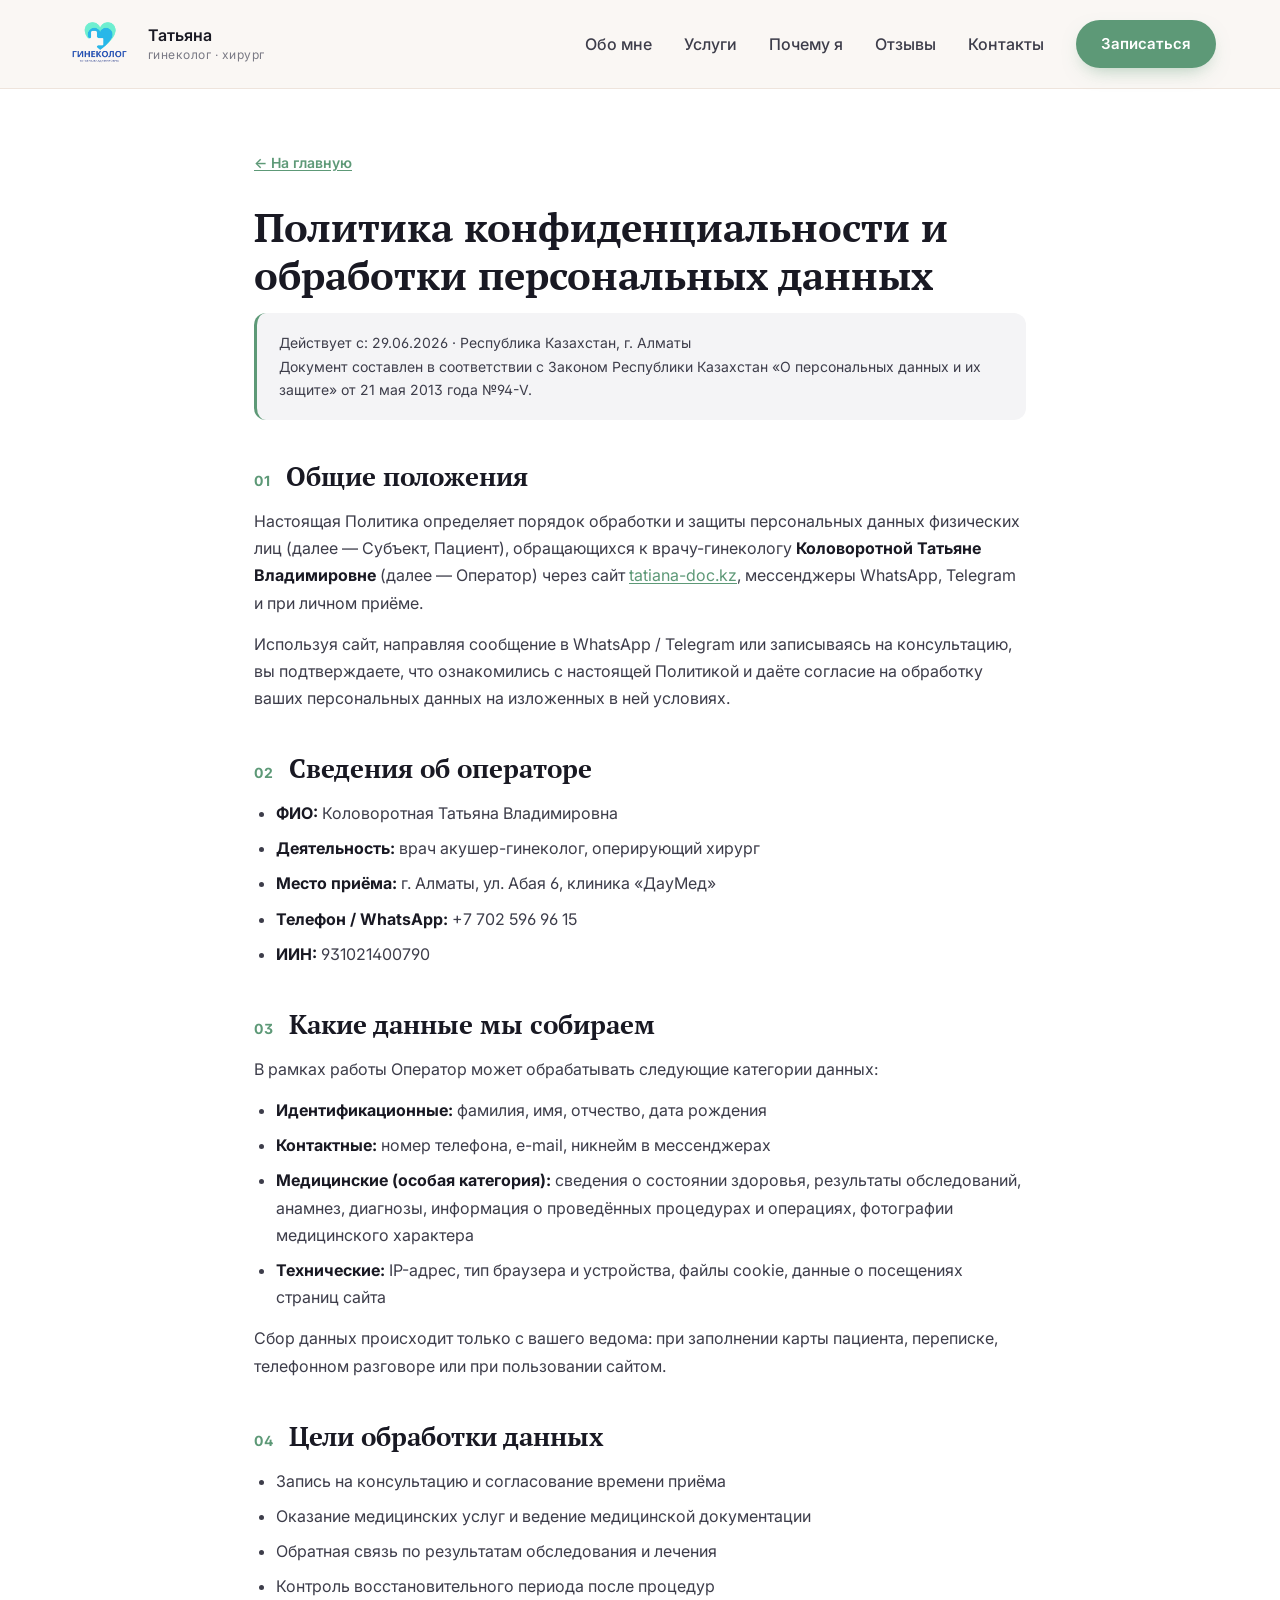
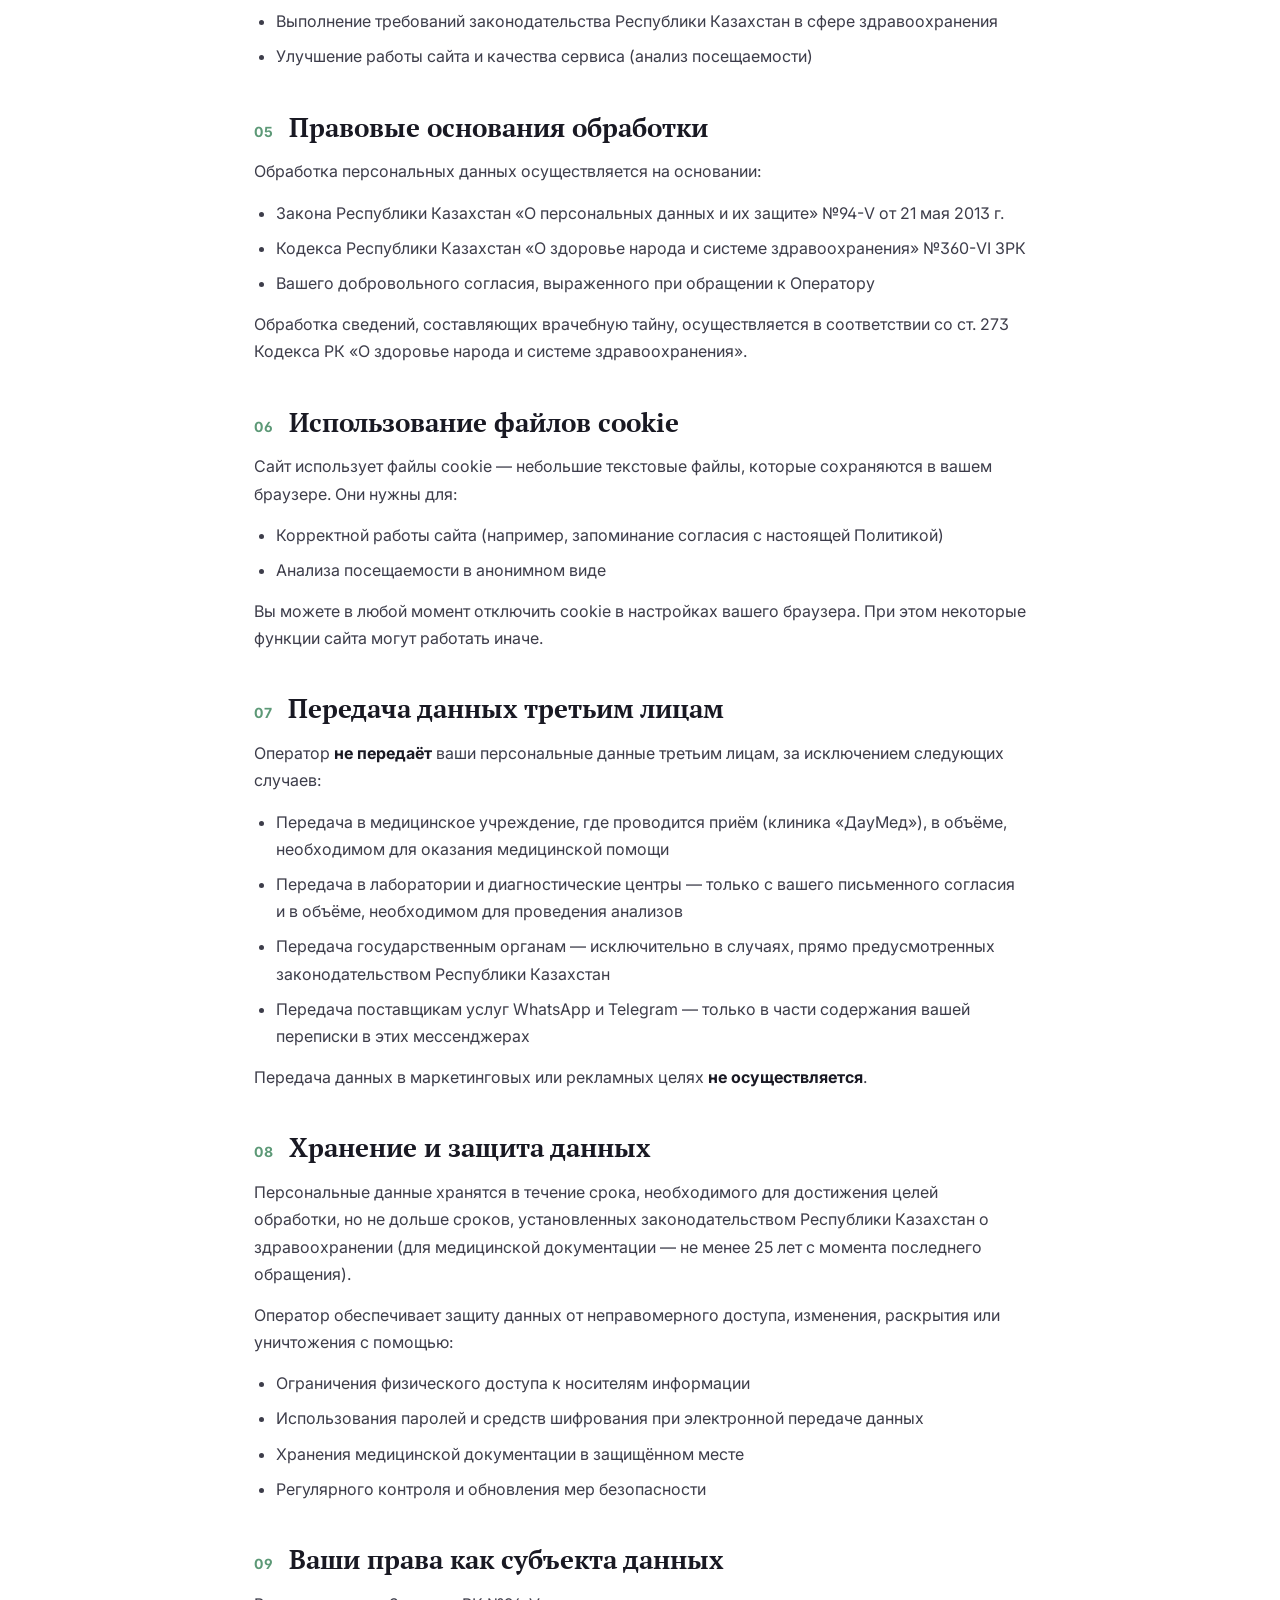
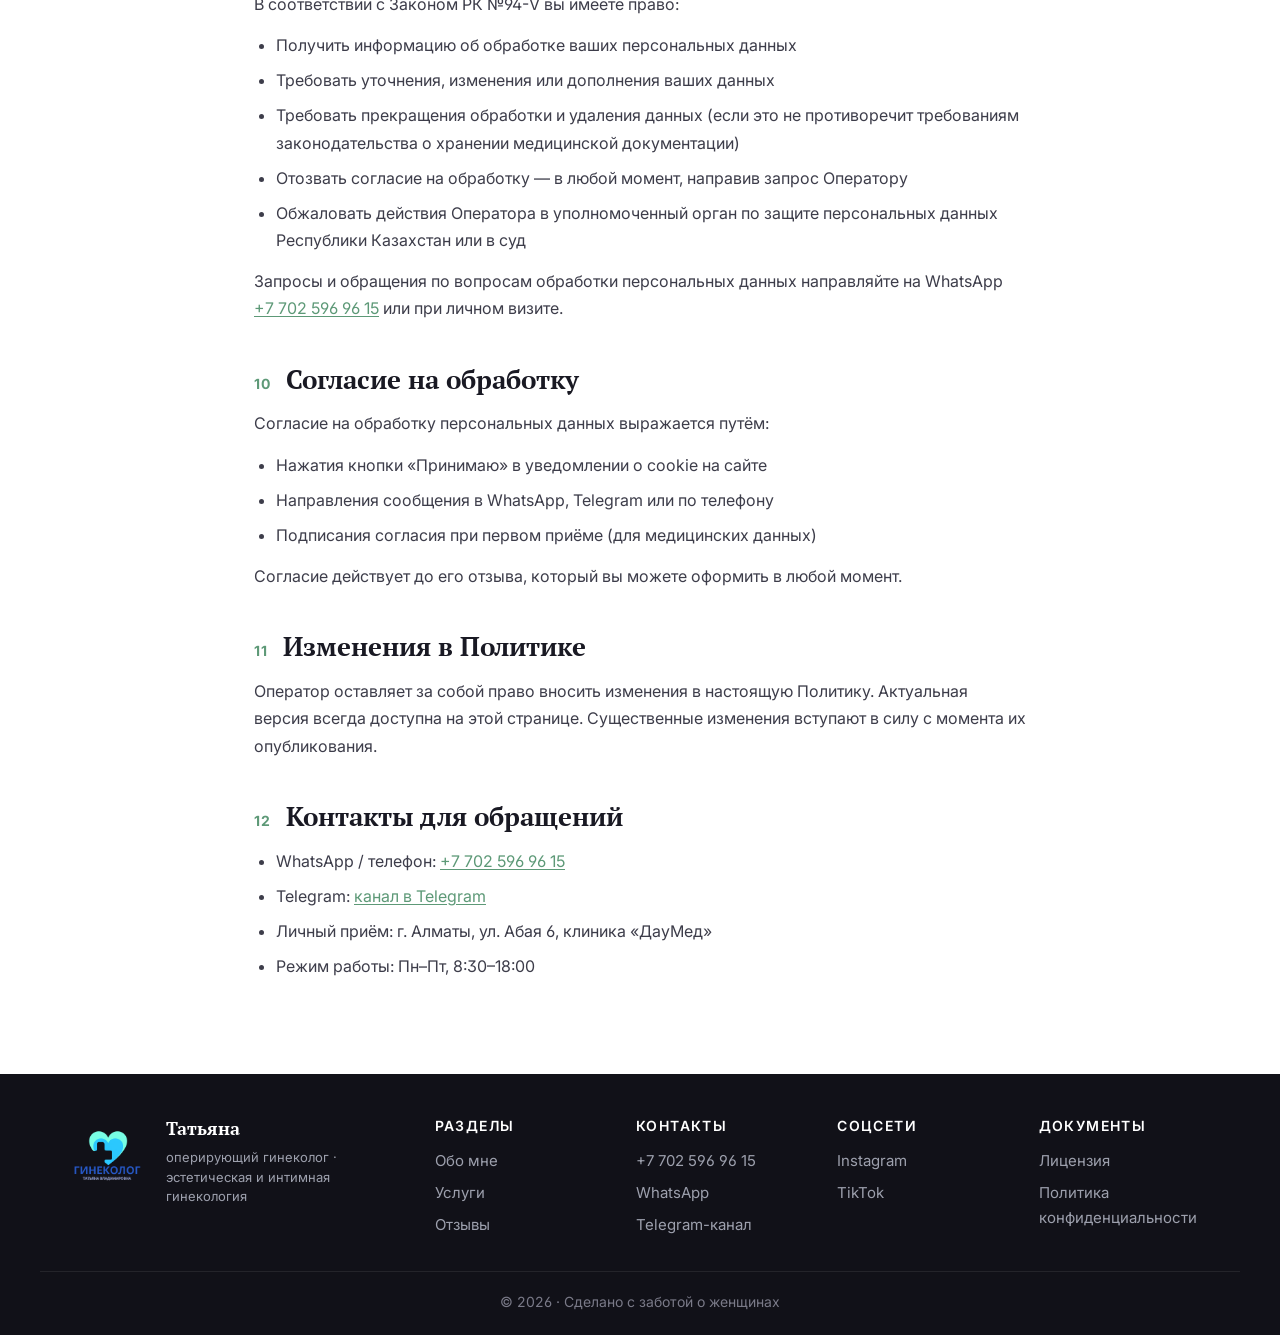
<file: policy.html>
<!DOCTYPE html>
<html lang="ru">
<head>
<meta charset="UTF-8">
<meta name="referrer" content="strict-origin-when-cross-origin">
<meta name="viewport" content="width=device-width, initial-scale=1.0">
<title>Политика конфиденциальности · Гинеколог Татьяна Владимировна</title>
<meta name="description" content="Политика конфиденциальности и обработки персональных данных в соответствии с законодательством Республики Казахстан.">
<meta name="robots" content="noindex">
<link rel="icon" type="image/png" href="images/logo.png">
<link rel="apple-touch-icon" href="images/logo.png">
<link rel="preconnect" href="https://fonts.googleapis.com">
<link rel="preconnect" href="https://fonts.gstatic.com" crossorigin>
<link href="https://fonts.googleapis.com/css2?family=PT+Serif:ital,wght@0,400;0,700;1,400;1,700&family=Inter:wght@300;400;500;600;700&display=swap" rel="stylesheet">
<link rel="stylesheet" href="styles.css">
<style>
.policy{max-width:820px;margin:0 auto;padding:60px 24px 80px;font-size:16px;line-height:1.7;color:var(--ink-2)}
.policy h1{font-family:var(--serif);font-size:clamp(28px,4vw,40px);font-weight:700;color:var(--ink);line-height:1.2;margin-bottom:14px}
.policy h2{font-family:var(--serif);font-size:clamp(20px,2.4vw,26px);font-weight:700;color:var(--ink);line-height:1.3;margin:40px 0 14px;counter-increment:sec;display:flex;align-items:baseline;gap:14px}
.policy h2::before{content:counter(sec,decimal-leading-zero);font-family:var(--sans);font-size:14px;color:var(--accent);font-weight:700;letter-spacing:.1em;flex-shrink:0}
.policy{counter-reset:sec}
.policy p{margin-bottom:14px}
.policy ul{padding-left:22px;margin-bottom:14px}
.policy li{margin-bottom:8px}
.policy strong{color:var(--ink);font-weight:700}
.policy a{color:var(--accent);text-decoration:underline;text-underline-offset:2px}
.policy a:hover{color:var(--accent-2)}
.policy__meta{
  background:var(--bg-2);padding:18px 22px;border-radius:12px;
  font-size:14px;color:var(--ink-2);margin-bottom:36px;border-left:3px solid var(--accent);
}
.policy__back{
  display:inline-flex;align-items:center;gap:8px;
  font-size:14px;color:var(--accent-2);font-weight:600;margin-bottom:28px;
}
.policy__back:hover{color:var(--accent)}
</style>
</head>
<body>

<header class="nav">
  <div class="container nav__inner">
    <a href="index.html" class="nav__logo">
      <img class="nav__logo-img" src="images/logo.png" alt="Гинеколог Татьяна Владимировна" onerror="this.style.display='none';this.nextElementSibling.style.display='grid'">
      <span class="nav__logo-mark" style="display:none">T</span>
      <span class="nav__logo-text">Татьяна<br><small>гинеколог · хирург</small></span>
    </a>
    <nav class="nav__links">
      <a href="index.html#about">Обо мне</a>
      <a href="index.html#services">Услуги</a>
      <a href="index.html#advantages">Почему я</a>
      <a href="index.html#reviews">Отзывы</a>
      <a href="index.html#contact">Контакты</a>
    </nav>
    <a href="index.html#contact" class="btn btn--primary nav__cta">Записаться</a>
  </div>
</header>

<main class="policy">
  <a href="index.html" class="policy__back">← На главную</a>

  <h1>Политика конфиденциальности и обработки персональных данных</h1>

  <div class="policy__meta">
    Действует с: 29.06.2026 · Республика Казахстан, г. Алматы<br>
    Документ составлен в соответствии с Законом Республики Казахстан
    «О персональных данных и их защите» от 21 мая 2013 года №94-V.
  </div>

  <h2>Общие положения</h2>
  <p>
    Настоящая Политика определяет порядок обработки и защиты персональных данных
    физических лиц (далее — Субъект, Пациент), обращающихся к врачу-гинекологу
    <strong>Коловоротной Татьяне Владимировне</strong> (далее — Оператор) через сайт
    <a href="/">tatiana-doc.kz</a>, мессенджеры WhatsApp, Telegram и при личном приёме.
  </p>
  <p>
    Используя сайт, направляя сообщение в WhatsApp / Telegram или записываясь
    на консультацию, вы подтверждаете, что ознакомились с настоящей Политикой и
    даёте согласие на обработку ваших персональных данных на изложенных в ней условиях.
  </p>

  <h2>Сведения об операторе</h2>
  <ul>
    <li><strong>ФИО:</strong> Коловоротная Татьяна Владимировна</li>
    <li><strong>Деятельность:</strong> врач акушер-гинеколог, оперирующий хирург</li>
    <li><strong>Место приёма:</strong> г. Алматы, ул. Абая 6, клиника «ДауМед»</li>
    <li><strong>Телефон / WhatsApp:</strong> +7 702 596 96 15</li>
    <li><strong>ИИН:</strong> 931021400790</li>
  </ul>

  <h2>Какие данные мы собираем</h2>
  <p>В рамках работы Оператор может обрабатывать следующие категории данных:</p>
  <ul>
    <li><strong>Идентификационные:</strong> фамилия, имя, отчество, дата рождения</li>
    <li><strong>Контактные:</strong> номер телефона, e-mail, никнейм в мессенджерах</li>
    <li><strong>Медицинские (особая категория):</strong> сведения о состоянии здоровья,
        результаты обследований, анамнез, диагнозы, информация о проведённых процедурах
        и операциях, фотографии медицинского характера</li>
    <li><strong>Технические:</strong> IP-адрес, тип браузера и устройства, файлы cookie,
        данные о посещениях страниц сайта</li>
  </ul>
  <p>
    Сбор данных происходит только с вашего ведома: при заполнении карты пациента,
    переписке, телефонном разговоре или при пользовании сайтом.
  </p>

  <h2>Цели обработки данных</h2>
  <ul>
    <li>Запись на консультацию и согласование времени приёма</li>
    <li>Оказание медицинских услуг и ведение медицинской документации</li>
    <li>Обратная связь по результатам обследования и лечения</li>
    <li>Контроль восстановительного периода после процедур</li>
    <li>Выполнение требований законодательства Республики Казахстан в сфере здравоохранения</li>
    <li>Улучшение работы сайта и качества сервиса (анализ посещаемости)</li>
  </ul>

  <h2>Правовые основания обработки</h2>
  <p>Обработка персональных данных осуществляется на основании:</p>
  <ul>
    <li>Закона Республики Казахстан «О персональных данных и их защите» №94-V от 21 мая 2013 г.</li>
    <li>Кодекса Республики Казахстан «О здоровье народа и системе здравоохранения» №360-VI ЗРК</li>
    <li>Вашего добровольного согласия, выраженного при обращении к Оператору</li>
  </ul>
  <p>
    Обработка сведений, составляющих врачебную тайну, осуществляется в соответствии
    со ст. 273 Кодекса РК «О здоровье народа и системе здравоохранения».
  </p>

  <h2>Использование файлов cookie</h2>
  <p>
    Сайт использует файлы cookie — небольшие текстовые файлы, которые сохраняются
    в вашем браузере. Они нужны для:
  </p>
  <ul>
    <li>Корректной работы сайта (например, запоминание согласия с настоящей Политикой)</li>
    <li>Анализа посещаемости в анонимном виде</li>
  </ul>
  <p>
    Вы можете в любой момент отключить cookie в настройках вашего браузера. При этом
    некоторые функции сайта могут работать иначе.
  </p>

  <h2>Передача данных третьим лицам</h2>
  <p>
    Оператор <strong>не передаёт</strong> ваши персональные данные третьим лицам, за
    исключением следующих случаев:
  </p>
  <ul>
    <li>Передача в медицинское учреждение, где проводится приём (клиника «ДауМед»), в объёме,
        необходимом для оказания медицинской помощи</li>
    <li>Передача в лаборатории и диагностические центры — только с вашего письменного согласия
        и в объёме, необходимом для проведения анализов</li>
    <li>Передача государственным органам — исключительно в случаях, прямо предусмотренных
        законодательством Республики Казахстан</li>
    <li>Передача поставщикам услуг WhatsApp и Telegram — только в части содержания вашей
        переписки в этих мессенджерах</li>
  </ul>
  <p>
    Передача данных в маркетинговых или рекламных целях <strong>не осуществляется</strong>.
  </p>

  <h2>Хранение и защита данных</h2>
  <p>
    Персональные данные хранятся в течение срока, необходимого для достижения целей обработки,
    но не дольше сроков, установленных законодательством Республики Казахстан о здравоохранении
    (для медицинской документации — не менее 25 лет с момента последнего обращения).
  </p>
  <p>
    Оператор обеспечивает защиту данных от неправомерного доступа, изменения, раскрытия
    или уничтожения с помощью:
  </p>
  <ul>
    <li>Ограничения физического доступа к носителям информации</li>
    <li>Использования паролей и средств шифрования при электронной передаче данных</li>
    <li>Хранения медицинской документации в защищённом месте</li>
    <li>Регулярного контроля и обновления мер безопасности</li>
  </ul>

  <h2>Ваши права как субъекта данных</h2>
  <p>В соответствии с Законом РК №94-V вы имеете право:</p>
  <ul>
    <li>Получить информацию об обработке ваших персональных данных</li>
    <li>Требовать уточнения, изменения или дополнения ваших данных</li>
    <li>Требовать прекращения обработки и удаления данных (если это не противоречит
        требованиям законодательства о хранении медицинской документации)</li>
    <li>Отозвать согласие на обработку — в любой момент, направив запрос Оператору</li>
    <li>Обжаловать действия Оператора в уполномоченный орган по защите персональных
        данных Республики Казахстан или в суд</li>
  </ul>
  <p>
    Запросы и обращения по вопросам обработки персональных данных направляйте на
    WhatsApp <a href="https://wa.me/77025969615">+7 702 596 96 15</a> или при личном визите.
  </p>

  <h2>Согласие на обработку</h2>
  <p>
    Согласие на обработку персональных данных выражается путём:
  </p>
  <ul>
    <li>Нажатия кнопки «Принимаю» в уведомлении о cookie на сайте</li>
    <li>Направления сообщения в WhatsApp, Telegram или по телефону</li>
    <li>Подписания согласия при первом приёме (для медицинских данных)</li>
  </ul>
  <p>
    Согласие действует до его отзыва, который вы можете оформить в любой момент.
  </p>

  <h2>Изменения в Политике</h2>
  <p>
    Оператор оставляет за собой право вносить изменения в настоящую Политику. Актуальная
    версия всегда доступна на этой странице. Существенные изменения вступают в силу
    с момента их опубликования.
  </p>

  <h2>Контакты для обращений</h2>
  <ul>
    <li>WhatsApp / телефон: <a href="https://wa.me/77025969615">+7 702 596 96 15</a></li>
    <li>Telegram: <a href="https://t.me/+KmnrLPu9nuU3OWZi">канал в Telegram</a></li>
    <li>Личный приём: г. Алматы, ул. Абая 6, клиника «ДауМед»</li>
    <li>Режим работы: Пн–Пт, 8:30–18:00</li>
  </ul>
</main>

<footer class="footer">
  <div class="container footer__inner">
    <div class="footer__brand">
      <img class="footer__logo-img" src="images/logo.png" alt="Гинеколог Татьяна Владимировна" onerror="this.style.display='none';this.nextElementSibling.style.display='inline-grid'">
      <span class="nav__logo-mark" style="display:none">T</span>
      <div><b>Татьяна</b><br><small>оперирующий гинеколог · эстетическая и интимная гинекология</small></div>
    </div>
    <div class="footer__cols">
      <div>
        <h5>Разделы</h5>
        <a href="index.html#about">Обо мне</a>
        <a href="index.html#services">Услуги</a>
        <a href="index.html#reviews">Отзывы</a>
      </div>
      <div>
        <h5>Контакты</h5>
        <a href="tel:+77025969615">+7 702 596 96 15</a>
        <a href="https://wa.me/77025969615">WhatsApp</a>
        <a href="https://t.me/+KmnrLPu9nuU3OWZi" target="_blank" rel="noopener">Telegram-канал</a>
      </div>
      <div>
        <h5>Соцсети</h5>
        <a href="https://www.instagram.com/ginekolog.tatyana" target="_blank" rel="noopener">Instagram</a>
        <a href="https://www.tiktok.com/@ginekolog.tatyana" target="_blank" rel="noopener">TikTok</a>
      </div>
      <div>
        <h5>Документы</h5>
        <a href="#">Лицензия</a>
        <a href="policy.html">Политика конфиденциальности</a>
      </div>
    </div>
  </div>
  <div class="footer__bottom container">© 2026 · Сделано с заботой о женщинах</div>
</footer>

</body>
</html>
</file>
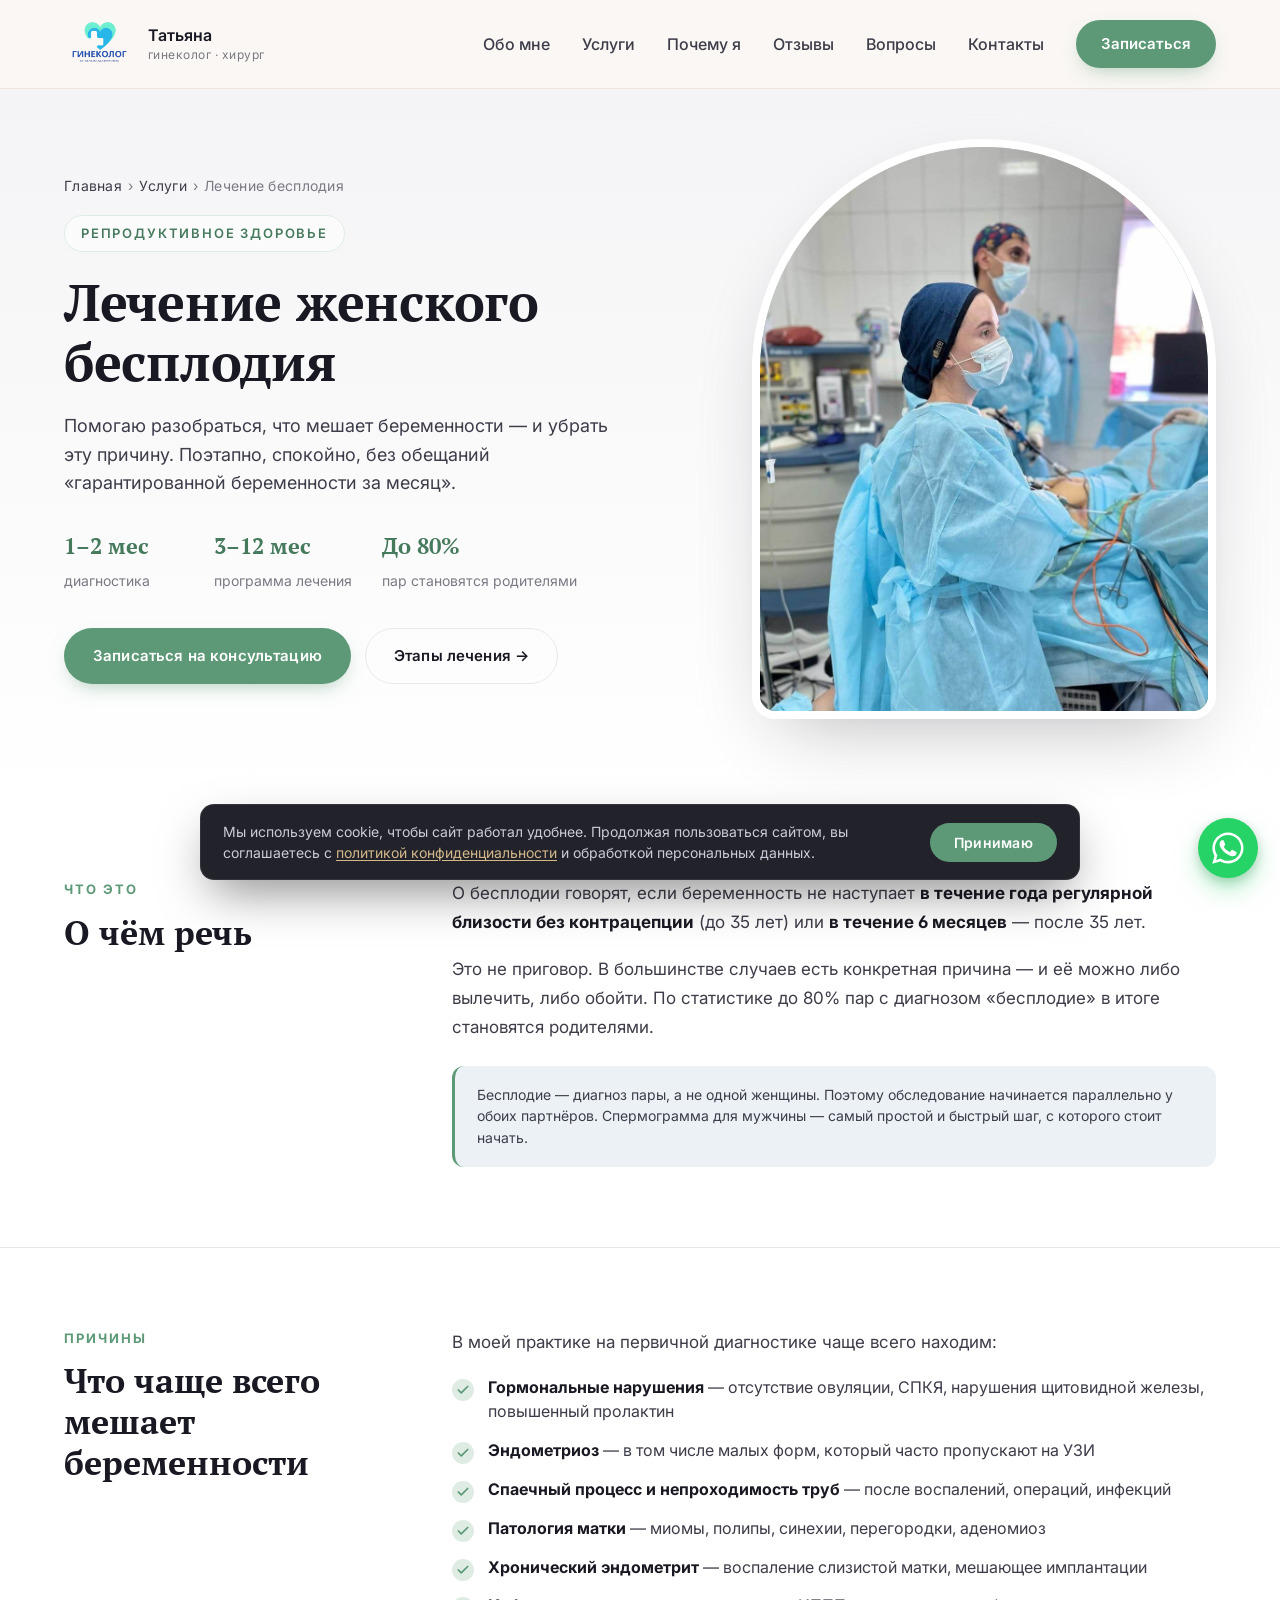
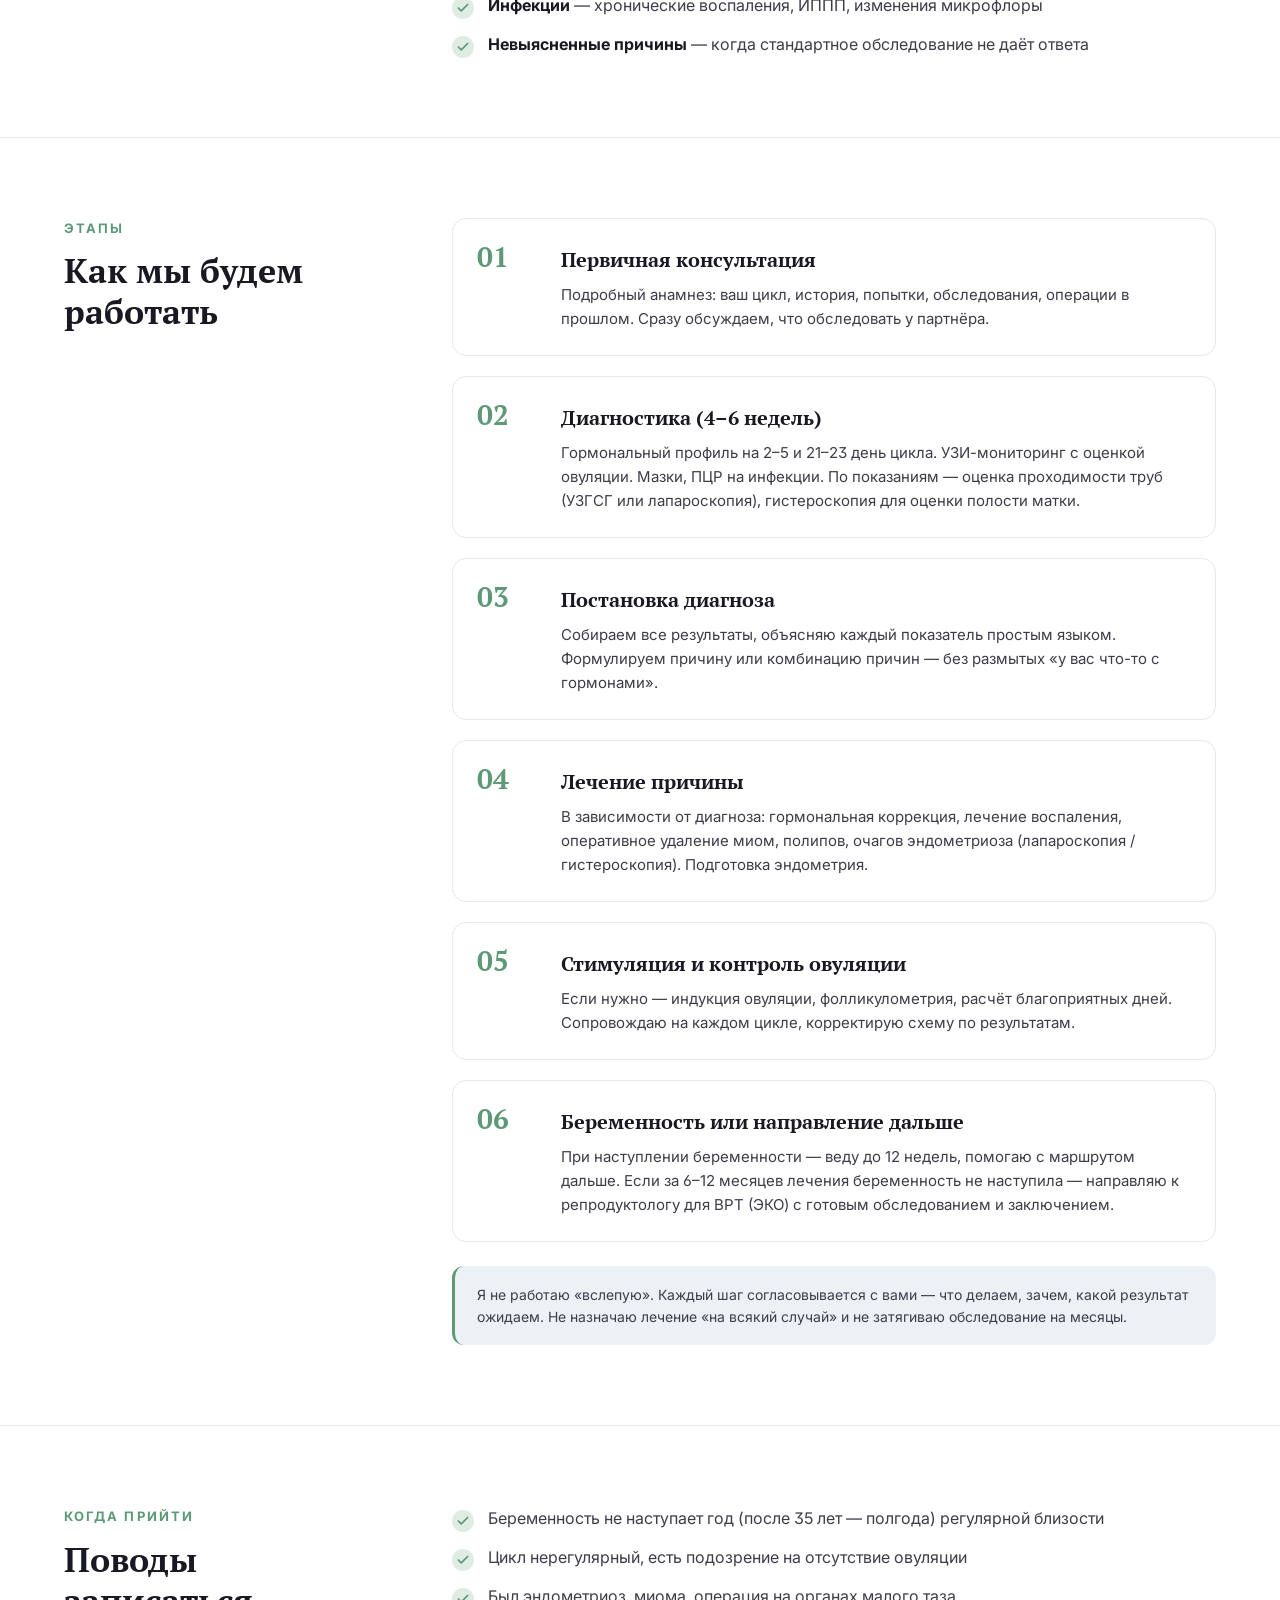
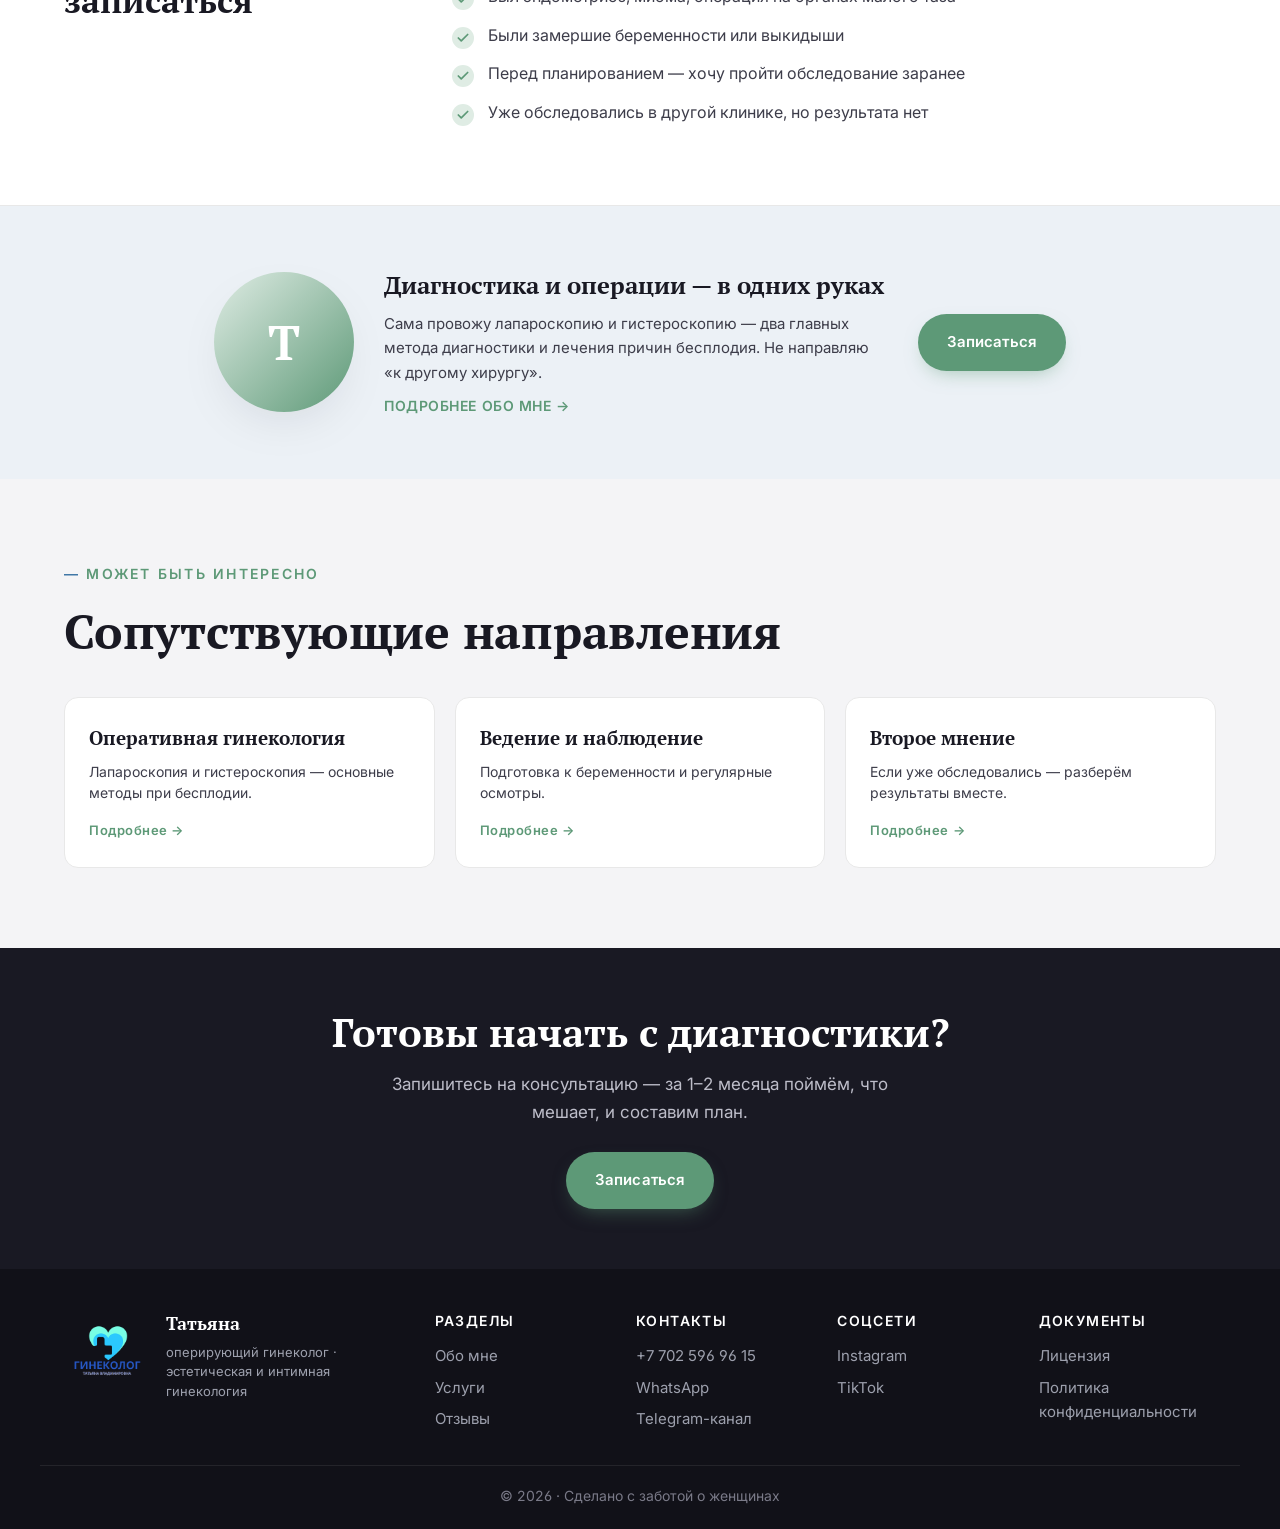
<file: services/infertility.html>
<!DOCTYPE html>
<html lang="ru">
<head>
<meta charset="UTF-8">
<meta name="referrer" content="strict-origin-when-cross-origin">
<meta name="viewport" content="width=device-width, initial-scale=1.0">
<title>Лечение женского бесплодия — диагностика и этапы лечения · Татьяна</title>
<meta name="description" content="Лечение женского бесплодия у Татьяны: диагностика причин, лечение гормональных нарушений, эндометриоза, спаек, патологии матки. Поэтапное ведение пациентки от обследования до беременности.">
<meta property="og:title" content="Лечение женского бесплодия — Татьяна, гинеколог">
<meta property="og:description" content="Поэтапная программа: диагностика, лечение, восстановление фертильности. Лапароскопия и гистероскопия в одних руках.">
<meta property="og:type" content="article">
<link rel="icon" type="image/png" href="../images/logo.png">
<link rel="apple-touch-icon" href="../images/logo.png">
<meta property="og:image" content="../images/logo.png">
<meta property="og:site_name" content="Гинеколог Татьяна Владимировна">
<meta name="twitter:card" content="summary">
<meta name="twitter:image" content="../images/logo.png">
<link rel="preconnect" href="https://fonts.googleapis.com">
<link rel="preconnect" href="https://fonts.gstatic.com" crossorigin>
<link href="https://fonts.googleapis.com/css2?family=PT+Serif:ital,wght@0,400;0,700;1,400;1,700&family=Inter:wght@300;400;500;600;700&display=swap" rel="stylesheet">
<link rel="stylesheet" href="../styles.css">
<link rel="stylesheet" href="services.css">
<script type="application/ld+json">
{"@context":"https://schema.org","@type":"MedicalProcedure","name":"Лечение женского бесплодия","procedureType":"https://schema.org/TherapeuticProcedure","bodyLocation":"Репродуктивная система","performer":{"@type":"Physician","name":"Татьяна","medicalSpecialty":"Гинекология"}}
</script>
</head>
<body>
<a href="https://wa.me/77025969615?text=Здравствуйте%2C%20хочу%20записаться%20на%20консультацию" target="_blank" rel="noopener" class="wa-float" aria-label="Написать в WhatsApp"><svg viewBox="0 0 32 32" aria-hidden="true"><path fill="currentColor" d="M16 .4C7.4.4.4 7.4.4 16c0 2.8.7 5.5 2.1 7.9L.3 31.7l8-2.1c2.3 1.3 4.9 1.9 7.6 1.9 8.6 0 15.6-7 15.6-15.6S24.6.4 16 .4zm0 28.4c-2.4 0-4.7-.6-6.7-1.9l-.5-.3-4.7 1.3 1.3-4.6-.3-.5C3.7 20.7 3 18.4 3 16 3 8.8 8.8 3 16 3s13 5.8 13 13-5.8 12.8-13 12.8zm7.2-9.6c-.4-.2-2.3-1.1-2.7-1.3s-.6-.2-.9.2-1 1.3-1.3 1.6-.5.2-.9 0-1.7-.6-3.2-2c-1.2-1.1-2-2.4-2.2-2.8s0-.6.2-.8c.2-.2.4-.5.6-.7.2-.2.3-.4.4-.7.1-.2 0-.5-.1-.7s-.9-2.2-1.2-3c-.3-.8-.7-.7-.9-.7h-.8c-.3 0-.7.1-1.1.5-.4.4-1.5 1.4-1.5 3.5s1.5 4 1.7 4.3c.2.3 3 4.6 7.3 6.4 1 .4 1.8.7 2.4.9 1 .3 1.9.3 2.7.2.8-.1 2.3-1 2.6-1.9.3-.9.3-1.7.2-1.9-.1-.2-.4-.3-.8-.5z"/></svg><span class="wa-float__tip">Написать в WhatsApp</span></a>
<header class="nav">
  <div class="container nav__inner">
    <a href="../index.html" class="nav__logo">
      <img class="nav__logo-img" src="../images/logo.png" alt="Гинеколог Татьяна Владимировна" onerror="this.style.display='none';this.nextElementSibling.style.display='grid'">
      <span class="nav__logo-mark" style="display:none">T</span>
      <span class="nav__logo-text">Татьяна<br><small>гинеколог · хирург</small></span>
    </a>
    <nav class="nav__links">
      <a href="../index.html#about">Обо мне</a><a href="../index.html#services">Услуги</a><a href="../index.html#advantages">Почему я</a><a href="../index.html#reviews">Отзывы</a><a href="../index.html#faq">Вопросы</a><a href="../index.html#contact">Контакты</a>
    </nav>
    <a href="../index.html#contact" class="btn btn--primary nav__cta">Записаться</a>
  </div>
</header>

<section class="svc-hero">
  <div class="container svc-hero__inner">
    <div>
      <nav class="crumbs"><a href="../index.html">Главная</a><span>›</span><a href="../index.html#services">Услуги</a><span>›</span>Лечение бесплодия</nav>
      <div class="svc-hero__eyebrow">Репродуктивное здоровье</div>
      <h1 class="svc-hero__title">Лечение женского бесплодия</h1>
      <p class="svc-hero__lead">
        Помогаю разобраться, что мешает беременности — и убрать эту причину.
        Поэтапно, спокойно, без обещаний «гарантированной беременности за месяц».
      </p>
      <div class="svc-hero__facts">
        <div class="svc-hero__fact"><b>1–2 мес</b><span>диагностика</span></div>
        <div class="svc-hero__fact"><b>3–12 мес</b><span>программа лечения</span></div>
        <div class="svc-hero__fact"><b>До 80%</b><span>пар становятся родителями</span></div>
      </div>
      <div class="svc-hero__cta">
        <a href="../index.html#contact" class="btn btn--primary">Записаться на консультацию</a>
        <a href="#stages" class="btn btn--ghost">Этапы лечения →</a>
      </div>
    </div>
    <div class="svc-hero__visual"><img src="../images/services/infertility.jpg" alt="Лечение женского бесплодия — фото" loading="lazy" onerror="this.remove()">✦</div>
  </div>
</section>

<section class="svc-block">
  <div class="container svc-block__inner">
    <div class="svc-block__head">
      <div class="svc-block__eyebrow">Что это</div>
      <h2 class="svc-block__title">О чём речь</h2>
    </div>
    <div class="svc-block__body">
      <p>
        О бесплодии говорят, если беременность не наступает <strong>в течение года регулярной близости
        без контрацепции</strong> (до 35 лет) или <strong>в течение 6 месяцев</strong> — после 35 лет.
      </p>
      <p>
        Это не приговор. В большинстве случаев есть конкретная причина — и её можно
        либо вылечить, либо обойти. По статистике до 80% пар с диагнозом «бесплодие»
        в итоге становятся родителями.
      </p>
      <div class="svc-note">
        Бесплодие — диагноз пары, а не одной женщины. Поэтому обследование начинается параллельно
        у обоих партнёров. Спермограмма для мужчины — самый простой и быстрый шаг, с которого
        стоит начать.
      </div>
    </div>
  </div>
</section>

<section class="svc-block">
  <div class="container svc-block__inner">
    <div class="svc-block__head">
      <div class="svc-block__eyebrow">Причины</div>
      <h2 class="svc-block__title">Что чаще всего мешает беременности</h2>
    </div>
    <div class="svc-block__body">
      <p>В моей практике на первичной диагностике чаще всего находим:</p>
      <ul class="svc-list">
        <li><strong>Гормональные нарушения</strong> — отсутствие овуляции, СПКЯ, нарушения щитовидной железы, повышенный пролактин</li>
        <li><strong>Эндометриоз</strong> — в том числе малых форм, который часто пропускают на УЗИ</li>
        <li><strong>Спаечный процесс и непроходимость труб</strong> — после воспалений, операций, инфекций</li>
        <li><strong>Патология матки</strong> — миомы, полипы, синехии, перегородки, аденомиоз</li>
        <li><strong>Хронический эндометрит</strong> — воспаление слизистой матки, мешающее имплантации</li>
        <li><strong>Инфекции</strong> — хронические воспаления, ИППП, изменения микрофлоры</li>
        <li><strong>Невыясненные причины</strong> — когда стандартное обследование не даёт ответа</li>
      </ul>
    </div>
  </div>
</section>

<section class="svc-block" id="stages">
  <div class="container svc-block__inner">
    <div class="svc-block__head">
      <div class="svc-block__eyebrow">Этапы</div>
      <h2 class="svc-block__title">Как мы будем работать</h2>
    </div>
    <div class="svc-block__body">
      <div class="svc-steps">
        <div class="svc-step">
          <div>
            <h4>Первичная консультация</h4>
            <p>Подробный анамнез: ваш цикл, история, попытки, обследования, операции в прошлом. Сразу обсуждаем, что обследовать у партнёра.</p>
          </div>
        </div>
        <div class="svc-step">
          <div>
            <h4>Диагностика (4–6 недель)</h4>
            <p>Гормональный профиль на 2–5 и 21–23 день цикла. УЗИ-мониторинг с оценкой овуляции. Мазки, ПЦР на инфекции. По показаниям — оценка проходимости труб (УЗГСГ или лапароскопия), гистероскопия для оценки полости матки.</p>
          </div>
        </div>
        <div class="svc-step">
          <div>
            <h4>Постановка диагноза</h4>
            <p>Собираем все результаты, объясняю каждый показатель простым языком. Формулируем причину или комбинацию причин — без размытых «у вас что-то с гормонами».</p>
          </div>
        </div>
        <div class="svc-step">
          <div>
            <h4>Лечение причины</h4>
            <p>В зависимости от диагноза: гормональная коррекция, лечение воспаления, оперативное удаление миом, полипов, очагов эндометриоза (лапароскопия / гистероскопия). Подготовка эндометрия.</p>
          </div>
        </div>
        <div class="svc-step">
          <div>
            <h4>Стимуляция и контроль овуляции</h4>
            <p>Если нужно — индукция овуляции, фолликулометрия, расчёт благоприятных дней. Сопровождаю на каждом цикле, корректирую схему по результатам.</p>
          </div>
        </div>
        <div class="svc-step">
          <div>
            <h4>Беременность или направление дальше</h4>
            <p>При наступлении беременности — веду до 12 недель, помогаю с маршрутом дальше. Если за 6–12 месяцев лечения беременность не наступила — направляю к репродуктологу для ВРТ (ЭКО) с готовым обследованием и заключением.</p>
          </div>
        </div>
      </div>
      <div class="svc-note">
        Я не работаю «вслепую». Каждый шаг согласовывается с вами — что делаем, зачем, какой результат
        ожидаем. Не назначаю лечение «на всякий случай» и не затягиваю обследование на месяцы.
      </div>
    </div>
  </div>
</section>

<section class="svc-block">
  <div class="container svc-block__inner">
    <div class="svc-block__head">
      <div class="svc-block__eyebrow">Когда прийти</div>
      <h2 class="svc-block__title">Поводы записаться</h2>
    </div>
    <div class="svc-block__body">
      <ul class="svc-list">
        <li>Беременность не наступает год (после 35 лет — полгода) регулярной близости</li>
        <li>Цикл нерегулярный, есть подозрение на отсутствие овуляции</li>
        <li>Был эндометриоз, миома, операция на органах малого таза</li>
        <li>Были замершие беременности или выкидыши</li>
        <li>Перед планированием — хочу пройти обследование заранее</li>
        <li>Уже обследовались в другой клинике, но результата нет</li>
      </ul>
    </div>
  </div>
</section>

<section class="svc-doctor">
  <div class="container svc-doctor__inner">
    <div class="svc-doctor__photo">Т</div>
    <div class="svc-doctor__text">
      <h3>Диагностика и операции — в одних руках</h3>
      <p>Сама провожу лапароскопию и гистероскопию — два главных метода диагностики и лечения причин бесплодия. Не направляю «к другому хирургу».</p>
      <a href="../index.html#about">Подробнее обо мне →</a>
    </div>
    <a href="../index.html#contact" class="btn btn--primary">Записаться</a>
  </div>
</section>

<section class="svc-related">
  <div class="container">
    <div class="section-eyebrow">Может быть интересно</div>
    <h2 class="section-title">Сопутствующие направления</h2>
    <div class="svc-related__grid">
      <a href="surgery.html"><h4>Оперативная гинекология</h4><p>Лапароскопия и гистероскопия — основные методы при бесплодии.</p><span>Подробнее →</span></a>
      <a href="observation.html"><h4>Ведение и наблюдение</h4><p>Подготовка к беременности и регулярные осмотры.</p><span>Подробнее →</span></a>
      <a href="second-opinion.html"><h4>Второе мнение</h4><p>Если уже обследовались — разберём результаты вместе.</p><span>Подробнее →</span></a>
    </div>
  </div>
</section>

<section class="svc-cta">
  <div class="container">
    <h2>Готовы начать с диагностики?</h2>
    <p>Запишитесь на консультацию — за 1–2 месяца поймём, что мешает, и составим план.</p>
    <a href="../index.html#contact" class="btn btn--primary">Записаться</a>
  </div>
</section>

<footer class="footer">
  <div class="container footer__inner">
    <div class="footer__brand"><img class="footer__logo-img" src="../images/logo.png" alt="Гинеколог Татьяна Владимировна" onerror="this.style.display='none';this.nextElementSibling.style.display='inline-grid'"><span class="nav__logo-mark" style="display:none">T</span><div><b>Татьяна</b><br><small>оперирующий гинеколог · эстетическая и интимная гинекология</small></div></div>
    <div class="footer__cols">
      <div><h5>Разделы</h5><a href="../index.html#about">Обо мне</a><a href="../index.html#services">Услуги</a><a href="../index.html#reviews">Отзывы</a></div>
      <div><h5>Контакты</h5><a href="tel:+77025969615">+7 702 596 96 15</a><a href="https://wa.me/77025969615">WhatsApp</a><a href="https://t.me/+KmnrLPu9nuU3OWZi" target="_blank" rel="noopener">Telegram-канал</a></div>
      <div><h5>Соцсети</h5><a href="https://www.instagram.com/ginekolog.tatyana" target="_blank" rel="noopener">Instagram</a><a href="https://www.tiktok.com/@ginekolog.tatyana" target="_blank" rel="noopener">TikTok</a></div>
      <div><h5>Документы</h5><a href="#" data-lic-open>Лицензия</a><a href="../policy.html">Политика конфиденциальности</a></div>
    </div>
  </div>
  <div class="footer__bottom container">© 2026 · Сделано с заботой о женщинах</div>
</footer>
<!-- ===== COOKIE BAR ===== -->
<div class="cookie-bar" id="cookieBar" hidden>
  <div class="cookie-bar__text">
    Мы используем cookie, чтобы сайт работал удобнее.
    Продолжая пользоваться сайтом, вы соглашаетесь с
    <a href="../policy.html">политикой конфиденциальности</a> и обработкой персональных данных.
  </div>
  <button type="button" class="cookie-bar__btn" id="cookieAccept">Принимаю</button>
</div>
<script>
(function(){
  var bar=document.getElementById('cookieBar');
  if(!bar)return;
  try{
    if(localStorage.getItem('cookieAccepted')==='1')return;
  }catch(e){}
  bar.hidden=false;
  document.getElementById('cookieAccept').addEventListener('click',function(){
    try{localStorage.setItem('cookieAccepted','1')}catch(e){}
    bar.classList.add('hide');
    setTimeout(function(){bar.hidden=true},350);
  });
})();
</script>

<!-- ===== ПОПАП ЛИЦЕНЗИЙ ===== -->
<div class="lic-modal" id="licenseModal" aria-hidden="true" role="dialog" aria-label="Лицензии">
  <div class="lic-modal__backdrop" data-lic-close></div>
  <button class="lic-modal__close" data-lic-close aria-label="Закрыть">
    <svg viewBox="0 0 24 24" fill="none" stroke="currentColor" stroke-width="2" stroke-linecap="round"><path d="M6 6l12 12M18 6L6 18"/></svg>
  </button>
  <div class="lic-modal__stage">
    <div class="lic-modal__head">
      <div class="section-eyebrow">Документы</div>
      <h3>Лицензии и разрешения</h3>
      <p>Откройте PDF-файл в новой вкладке</p>
    </div>
    <div class="lic-grid">
      <a href="../docs/license-1.pdf" target="_blank" rel="noopener" class="lic-card">
        <span class="lic-card__icon">PDF</span>
        <div class="lic-card__body"><b>Лицензия № 1</b><small>открыть в новой вкладке</small></div>
        <span class="lic-card__arrow">→</span>
      </a>
      <a href="../docs/license-2.pdf" target="_blank" rel="noopener" class="lic-card">
        <span class="lic-card__icon">PDF</span>
        <div class="lic-card__body"><b>Лицензия № 2</b><small>открыть в новой вкладке</small></div>
        <span class="lic-card__arrow">→</span>
      </a>
    </div>
  </div>
</div>
<script>
(function(){
  var m=document.getElementById('licenseModal');
  if(!m)return;
  document.querySelectorAll('[data-lic-open]').forEach(function(b){b.addEventListener('click',function(e){
    e.preventDefault();m.classList.add('show');document.body.style.overflow='hidden';
  });});
  m.querySelectorAll('[data-lic-close]').forEach(function(el){el.addEventListener('click',function(){
    m.classList.remove('show');document.body.style.overflow='';
  });});
  document.addEventListener('keydown',function(e){
    if(e.key==='Escape'&&m.classList.contains('show')){m.classList.remove('show');document.body.style.overflow='';}
  });
})();
</script>

</body>
</html>
</file>
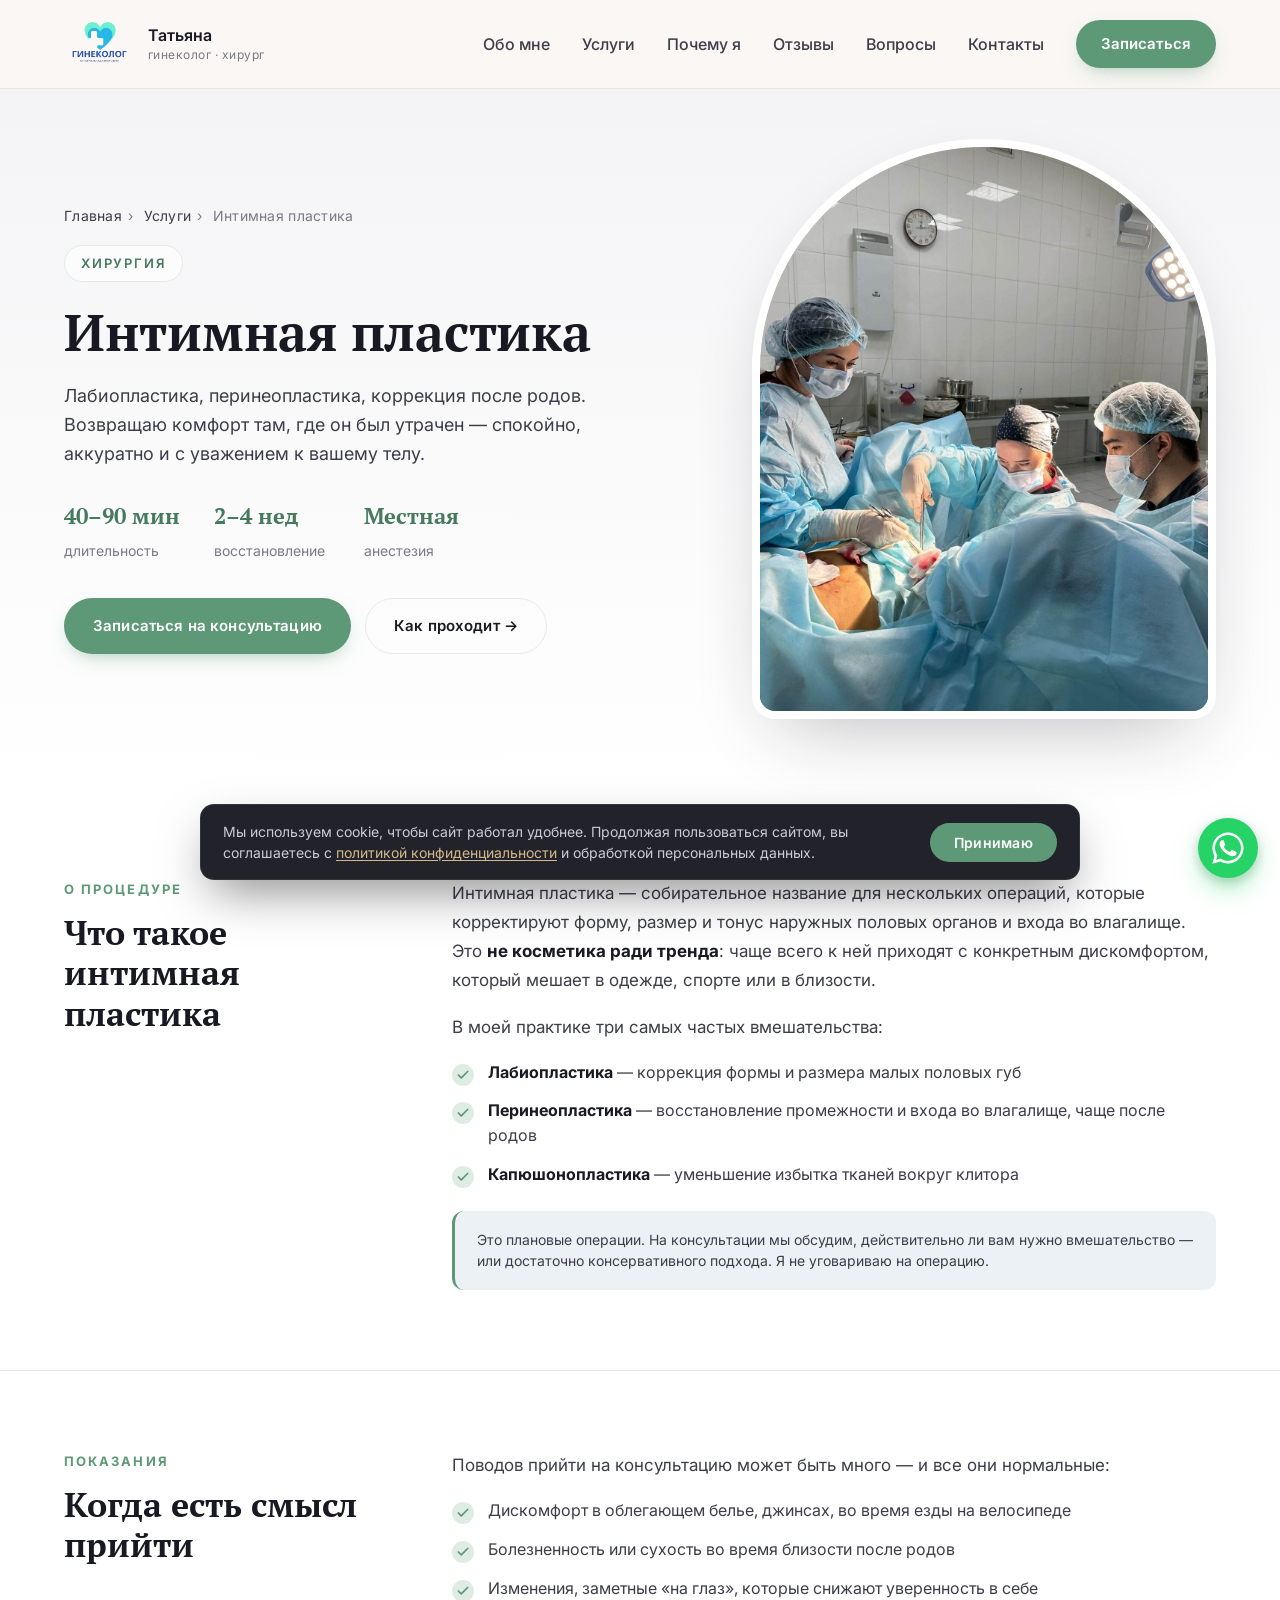
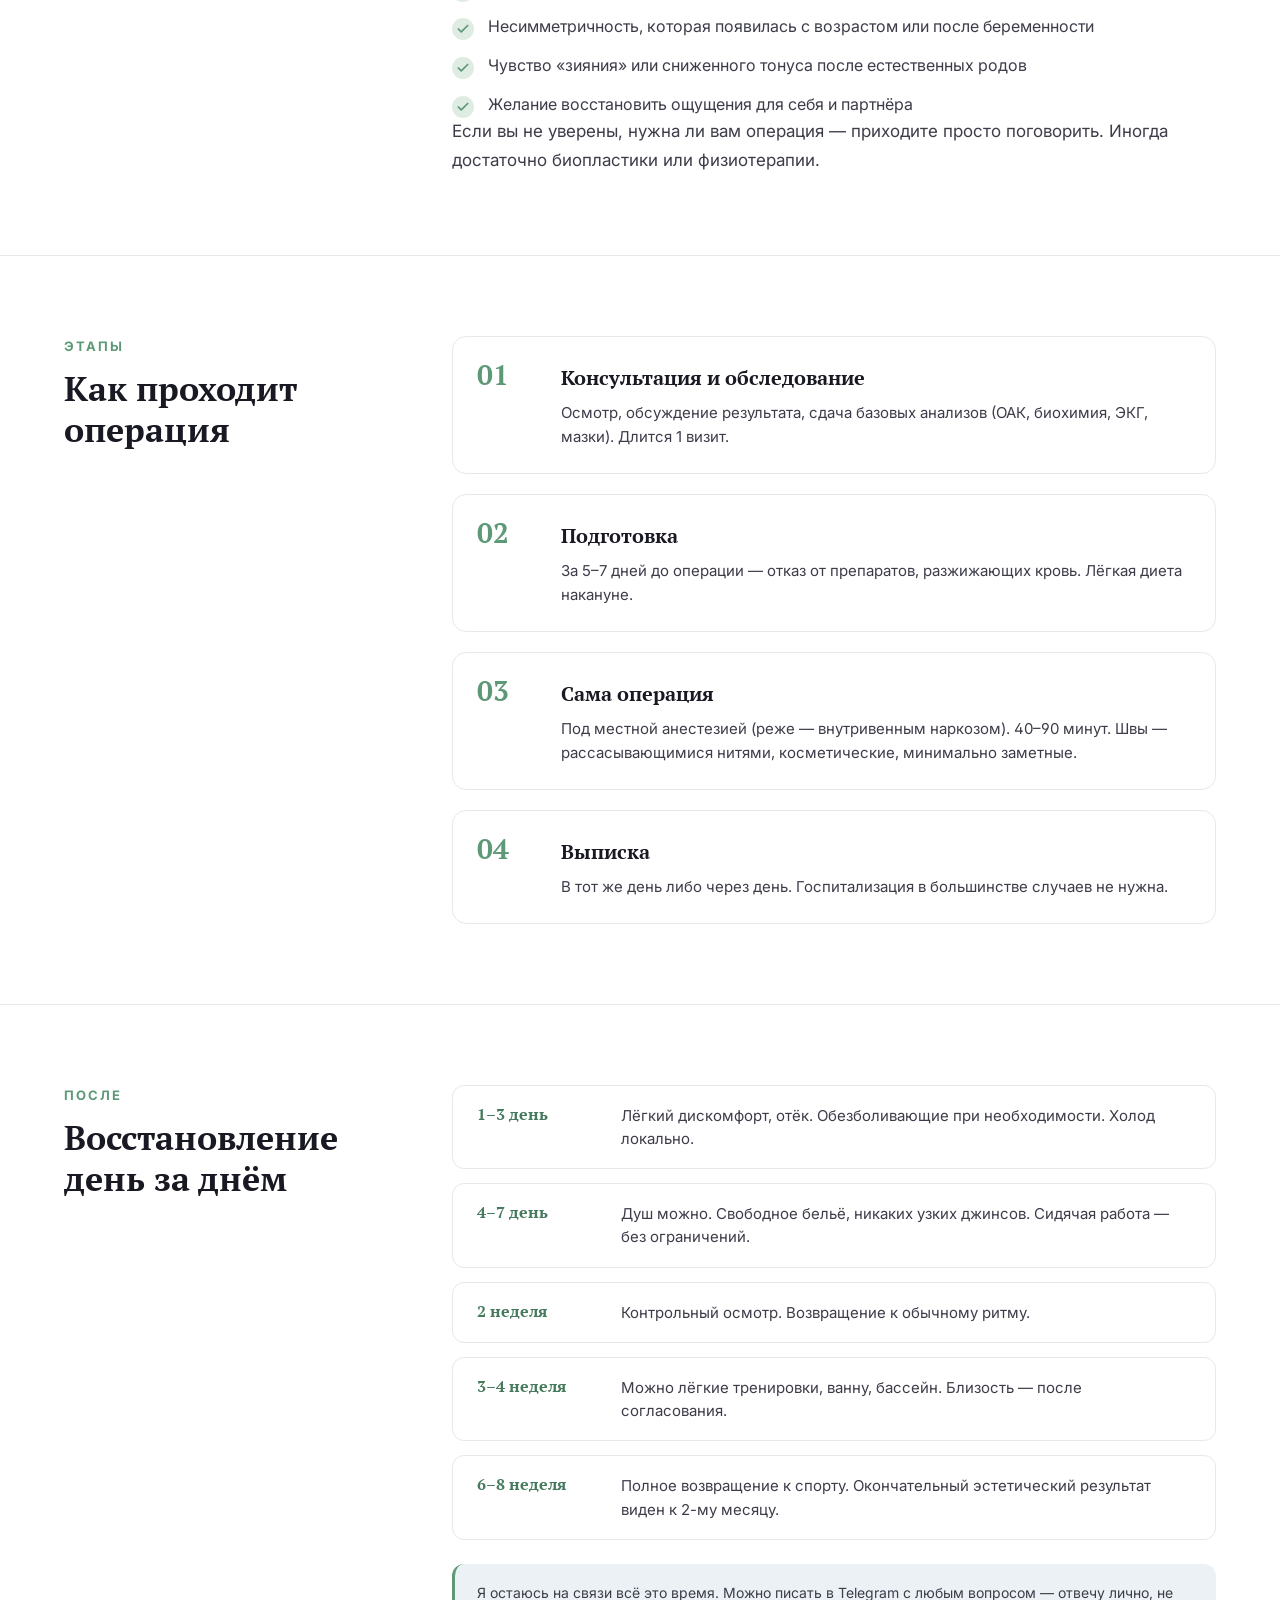
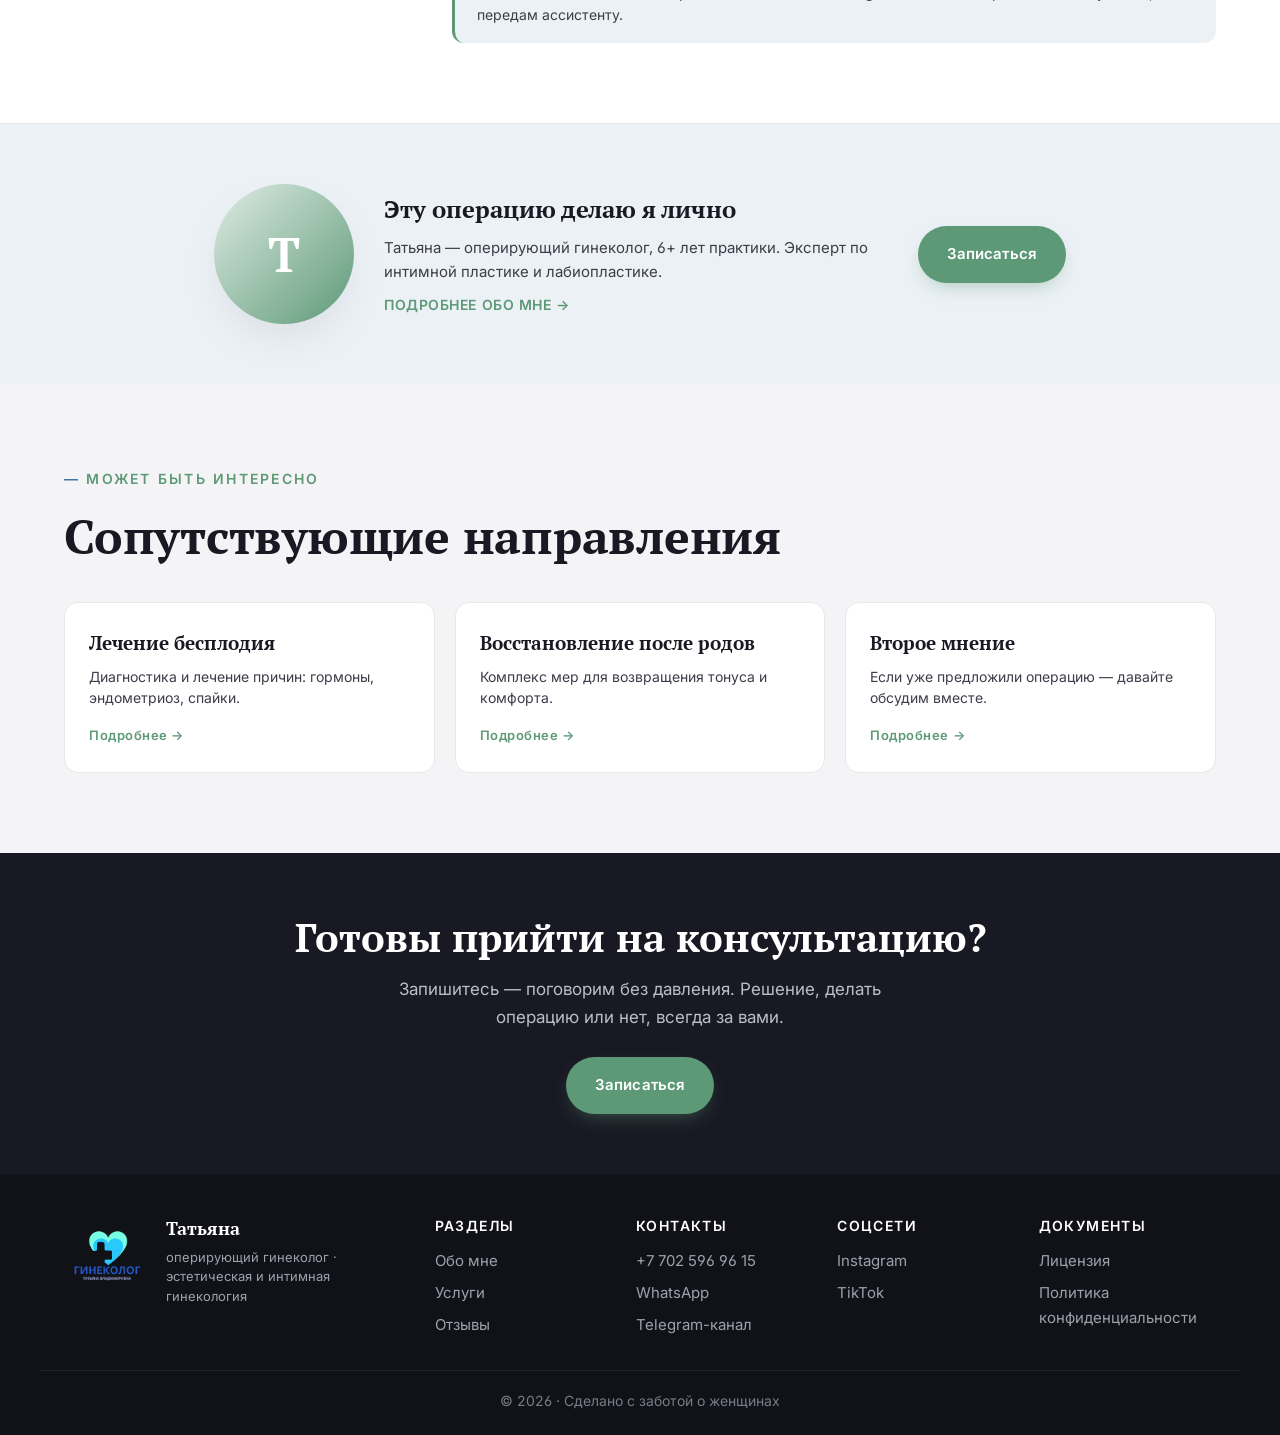
<file: services/intimate-plasty.html>
<!DOCTYPE html>
<html lang="ru">
<head>
<meta charset="UTF-8">
<meta name="referrer" content="strict-origin-when-cross-origin">
<meta name="viewport" content="width=device-width, initial-scale=1.0">
<title>Интимная пластика в Москве — лабиопластика, перинеопластика · Татьяна</title>
<meta name="description" content="Интимная пластика у Татьяны: лабиопластика, пластика входа во влагалище, коррекция после родов. Косметический шов, восстановление 2–4 недели. Запись на консультацию.">
<meta property="og:title" content="Интимная пластика — Татьяна, оперирующий гинеколог">
<meta property="og:description" content="Лабиопластика, перинеопластика и коррекция после родов. Ювелирный шов, мягкий период восстановления.">
<meta property="og:type" content="article">
<link rel="icon" type="image/png" href="../images/logo.png">
<link rel="apple-touch-icon" href="../images/logo.png">
<meta property="og:image" content="../images/logo.png">
<meta property="og:site_name" content="Гинеколог Татьяна Владимировна">
<meta name="twitter:card" content="summary">
<meta name="twitter:image" content="../images/logo.png">
<link rel="preconnect" href="https://fonts.googleapis.com">
<link rel="preconnect" href="https://fonts.gstatic.com" crossorigin>
<link href="https://fonts.googleapis.com/css2?family=PT+Serif:ital,wght@0,400;0,700;1,400;1,700&family=Inter:wght@300;400;500;600;700&display=swap" rel="stylesheet">
<link rel="stylesheet" href="../styles.css">
<link rel="stylesheet" href="services.css">
<script type="application/ld+json">
{
  "@context":"https://schema.org",
  "@type":"MedicalProcedure",
  "name":"Интимная пластика (лабиопластика, перинеопластика)",
  "procedureType":"https://schema.org/SurgicalProcedure",
  "bodyLocation":"Интимная зона",
  "preparation":"Анализы, консультация, отказ от приёма НПВС за 5 дней",
  "followup":"Контрольные осмотры на 7, 30 и 60 день",
  "performer":{"@type":"Physician","name":"Татьяна","medicalSpecialty":"Гинекология"}
}
</script>
</head>
<body>
<a href="https://wa.me/77025969615?text=Здравствуйте%2C%20хочу%20записаться%20на%20консультацию" target="_blank" rel="noopener" class="wa-float" aria-label="Написать в WhatsApp"><svg viewBox="0 0 32 32" aria-hidden="true"><path fill="currentColor" d="M16 .4C7.4.4.4 7.4.4 16c0 2.8.7 5.5 2.1 7.9L.3 31.7l8-2.1c2.3 1.3 4.9 1.9 7.6 1.9 8.6 0 15.6-7 15.6-15.6S24.6.4 16 .4zm0 28.4c-2.4 0-4.7-.6-6.7-1.9l-.5-.3-4.7 1.3 1.3-4.6-.3-.5C3.7 20.7 3 18.4 3 16 3 8.8 8.8 3 16 3s13 5.8 13 13-5.8 12.8-13 12.8zm7.2-9.6c-.4-.2-2.3-1.1-2.7-1.3s-.6-.2-.9.2-1 1.3-1.3 1.6-.5.2-.9 0-1.7-.6-3.2-2c-1.2-1.1-2-2.4-2.2-2.8s0-.6.2-.8c.2-.2.4-.5.6-.7.2-.2.3-.4.4-.7.1-.2 0-.5-.1-.7s-.9-2.2-1.2-3c-.3-.8-.7-.7-.9-.7h-.8c-.3 0-.7.1-1.1.5-.4.4-1.5 1.4-1.5 3.5s1.5 4 1.7 4.3c.2.3 3 4.6 7.3 6.4 1 .4 1.8.7 2.4.9 1 .3 1.9.3 2.7.2.8-.1 2.3-1 2.6-1.9.3-.9.3-1.7.2-1.9-.1-.2-.4-.3-.8-.5z"/></svg><span class="wa-float__tip">Написать в WhatsApp</span></a>

<!-- ===== NAV ===== -->
<header class="nav">
  <div class="container nav__inner">
    <a href="../index.html" class="nav__logo">
      <img class="nav__logo-img" src="../images/logo.png" alt="Гинеколог Татьяна Владимировна" onerror="this.style.display='none';this.nextElementSibling.style.display='grid'">
      <span class="nav__logo-mark" style="display:none">T</span>
      <span class="nav__logo-text">Татьяна<br><small>гинеколог · хирург</small></span>
    </a>
    <nav class="nav__links">
      <a href="../index.html#about">Обо мне</a>
      <a href="../index.html#services">Услуги</a>
      <a href="../index.html#advantages">Почему я</a>
      <a href="../index.html#reviews">Отзывы</a>
      <a href="../index.html#faq">Вопросы</a>
      <a href="../index.html#contact">Контакты</a>
    </nav>
    <a href="../index.html#contact" class="btn btn--primary nav__cta">Записаться</a>
  </div>
</header>

<!-- ===== HERO ===== -->
<section class="svc-hero">
  <div class="container svc-hero__inner">
    <div>
      <nav class="crumbs">
        <a href="../index.html">Главная</a><span>›</span>
        <a href="../index.html#services">Услуги</a><span>›</span>
        Интимная пластика
      </nav>
      <div class="svc-hero__eyebrow">Хирургия</div>
      <h1 class="svc-hero__title">Интимная пластика</h1>
      <p class="svc-hero__lead">
        Лабиопластика, перинеопластика, коррекция после родов. Возвращаю комфорт там,
        где он был утрачен — спокойно, аккуратно и с уважением к вашему телу.
      </p>
      <div class="svc-hero__facts">
        <div class="svc-hero__fact"><b>40–90 мин</b><span>длительность</span></div>
        <div class="svc-hero__fact"><b>2–4 нед</b><span>восстановление</span></div>
        <div class="svc-hero__fact"><b>Местная</b><span>анестезия</span></div>
      </div>
      <div class="svc-hero__cta">
        <a href="../index.html#contact" class="btn btn--primary">Записаться на консультацию</a>
        <a href="#how" class="btn btn--ghost">Как проходит →</a>
      </div>
    </div>
    <div class="svc-hero__visual"><img src="../images/services/intimate-plasty.jpg" alt="Интимная пластика — фото" loading="lazy" onerror="this.remove()">❀</div>
  </div>
</section>

<!-- ===== ЧТО ЭТО ===== -->
<section class="svc-block">
  <div class="container svc-block__inner">
    <div class="svc-block__head">
      <div class="svc-block__eyebrow">О процедуре</div>
      <h2 class="svc-block__title">Что такое интимная пластика</h2>
    </div>
    <div class="svc-block__body">
      <p>
        Интимная пластика — собирательное название для нескольких операций,
        которые корректируют форму, размер и тонус наружных половых органов и входа
        во влагалище. Это <strong>не косметика ради тренда</strong>: чаще всего к ней
        приходят с конкретным дискомфортом, который мешает в одежде, спорте или в близости.
      </p>
      <p>
        В моей практике три самых частых вмешательства:
      </p>
      <ul class="svc-list">
        <li><strong>Лабиопластика</strong> — коррекция формы и размера малых половых губ</li>
        <li><strong>Перинеопластика</strong> — восстановление промежности и входа во влагалище, чаще после родов</li>
        <li><strong>Капюшонопластика</strong> — уменьшение избытка тканей вокруг клитора</li>
      </ul>
      <div class="svc-note">
        Это плановые операции. На консультации мы обсудим, действительно ли вам нужно
        вмешательство — или достаточно консервативного подхода. Я не уговариваю на операцию.
      </div>
    </div>
  </div>
</section>

<!-- ===== КОМУ ПОДХОДИТ ===== -->
<section class="svc-block">
  <div class="container svc-block__inner">
    <div class="svc-block__head">
      <div class="svc-block__eyebrow">Показания</div>
      <h2 class="svc-block__title">Когда есть смысл прийти</h2>
    </div>
    <div class="svc-block__body">
      <p>Поводов прийти на консультацию может быть много — и все они нормальные:</p>
      <ul class="svc-list">
        <li>Дискомфорт в облегающем белье, джинсах, во время езды на велосипеде</li>
        <li>Болезненность или сухость во время близости после родов</li>
        <li>Изменения, заметные «на глаз», которые снижают уверенность в себе</li>
        <li>Несимметричность, которая появилась с возрастом или после беременности</li>
        <li>Чувство «зияния» или сниженного тонуса после естественных родов</li>
        <li>Желание восстановить ощущения для себя и партнёра</li>
      </ul>
      <p>
        Если вы не уверены, нужна ли вам операция — приходите просто поговорить.
        Иногда достаточно биопластики или физиотерапии.
      </p>
    </div>
  </div>
</section>

<!-- ===== КАК ПРОХОДИТ ===== -->
<section class="svc-block" id="how">
  <div class="container svc-block__inner">
    <div class="svc-block__head">
      <div class="svc-block__eyebrow">Этапы</div>
      <h2 class="svc-block__title">Как проходит операция</h2>
    </div>
    <div class="svc-block__body">
      <div class="svc-steps">
        <div class="svc-step">
          <div>
            <h4>Консультация и обследование</h4>
            <p>Осмотр, обсуждение результата, сдача базовых анализов (ОАК, биохимия, ЭКГ, мазки). Длится 1 визит.</p>
          </div>
        </div>
        <div class="svc-step">
          <div>
            <h4>Подготовка</h4>
            <p>За 5–7 дней до операции — отказ от препаратов, разжижающих кровь. Лёгкая диета накануне.</p>
          </div>
        </div>
        <div class="svc-step">
          <div>
            <h4>Сама операция</h4>
            <p>Под местной анестезией (реже — внутривенным наркозом). 40–90 минут. Швы — рассасывающимися нитями, косметические, минимально заметные.</p>
          </div>
        </div>
        <div class="svc-step">
          <div>
            <h4>Выписка</h4>
            <p>В тот же день либо через день. Госпитализация в большинстве случаев не нужна.</p>
          </div>
        </div>
      </div>
    </div>
  </div>
</section>

<!-- ===== ВОССТАНОВЛЕНИЕ ===== -->
<section class="svc-block">
  <div class="container svc-block__inner">
    <div class="svc-block__head">
      <div class="svc-block__eyebrow">После</div>
      <h2 class="svc-block__title">Восстановление день за днём</h2>
    </div>
    <div class="svc-block__body">
      <div class="svc-recovery">
        <div class="svc-recovery__row">
          <div class="svc-recovery__when">1–3 день</div>
          <div class="svc-recovery__what">Лёгкий дискомфорт, отёк. Обезболивающие при необходимости. Холод локально.</div>
        </div>
        <div class="svc-recovery__row">
          <div class="svc-recovery__when">4–7 день</div>
          <div class="svc-recovery__what">Душ можно. Свободное бельё, никаких узких джинсов. Сидячая работа — без ограничений.</div>
        </div>
        <div class="svc-recovery__row">
          <div class="svc-recovery__when">2 неделя</div>
          <div class="svc-recovery__what">Контрольный осмотр. Возвращение к обычному ритму.</div>
        </div>
        <div class="svc-recovery__row">
          <div class="svc-recovery__when">3–4 неделя</div>
          <div class="svc-recovery__what">Можно лёгкие тренировки, ванну, бассейн. Близость — после согласования.</div>
        </div>
        <div class="svc-recovery__row">
          <div class="svc-recovery__when">6–8 неделя</div>
          <div class="svc-recovery__what">Полное возвращение к спорту. Окончательный эстетический результат виден к 2-му месяцу.</div>
        </div>
      </div>
      <div class="svc-note">
        Я остаюсь на связи всё это время. Можно писать в Telegram с любым вопросом —
        отвечу лично, не передам ассистенту.
      </div>
    </div>
  </div>
</section>

<!-- ===== О ВРАЧЕ ===== -->
<section class="svc-doctor">
  <div class="container svc-doctor__inner">
    <div class="svc-doctor__photo">Т</div>
    <div class="svc-doctor__text">
      <h3>Эту операцию делаю я лично</h3>
      <p>Татьяна — оперирующий гинеколог, 6+ лет практики. Эксперт по интимной пластике и лабиопластике.</p>
      <a href="../index.html#about">Подробнее обо мне →</a>
    </div>
    <a href="../index.html#contact" class="btn btn--primary">Записаться</a>
  </div>
</section>

<!-- ===== СОПУТСТВУЮЩИЕ УСЛУГИ ===== -->
<section class="svc-related">
  <div class="container">
    <div class="section-eyebrow">Может быть интересно</div>
    <h2 class="section-title">Сопутствующие направления</h2>
    <div class="svc-related__grid">
      <a href="infertility.html">
        <h4>Лечение бесплодия</h4>
        <p>Диагностика и лечение причин: гормоны, эндометриоз, спайки.</p>
        <span>Подробнее →</span>
      </a>
      <a href="postpartum.html">
        <h4>Восстановление после родов</h4>
        <p>Комплекс мер для возвращения тонуса и комфорта.</p>
        <span>Подробнее →</span>
      </a>
      <a href="second-opinion.html">
        <h4>Второе мнение</h4>
        <p>Если уже предложили операцию — давайте обсудим вместе.</p>
        <span>Подробнее →</span>
      </a>
    </div>
  </div>
</section>

<!-- ===== CTA ===== -->
<section class="svc-cta">
  <div class="container">
    <h2>Готовы прийти на консультацию?</h2>
    <p>Запишитесь — поговорим без давления. Решение, делать операцию или нет, всегда за вами.</p>
    <a href="../index.html#contact" class="btn btn--primary">Записаться</a>
  </div>
</section>

<!-- ===== FOOTER ===== -->
<footer class="footer">
  <div class="container footer__inner">
    <div class="footer__brand">
      <img class="footer__logo-img" src="../images/logo.png" alt="Гинеколог Татьяна Владимировна" onerror="this.style.display='none';this.nextElementSibling.style.display='inline-grid'">
      <span class="nav__logo-mark" style="display:none">T</span>
      <div><b>Татьяна</b><br><small>оперирующий гинеколог · эстетическая и интимная гинекология</small></div>
    </div>
    <div class="footer__cols">
      <div>
        <h5>Разделы</h5>
        <a href="../index.html#about">Обо мне</a>
        <a href="../index.html#services">Услуги</a>
        <a href="../index.html#reviews">Отзывы</a>
      </div>
      <div>
        <h5>Контакты</h5>
        <a href="tel:+77025969615">+7 702 596 96 15</a>
        <a href="https://wa.me/77025969615">WhatsApp</a>
        <a href="https://t.me/+KmnrLPu9nuU3OWZi" target="_blank" rel="noopener">Telegram-канал</a>
      </div>
      <div>
        <h5>Соцсети</h5>
        <a href="https://www.instagram.com/ginekolog.tatyana" target="_blank" rel="noopener">Instagram</a>
        <a href="https://www.tiktok.com/@ginekolog.tatyana" target="_blank" rel="noopener">TikTok</a>
      </div>
      <div>
        <h5>Документы</h5>
        <a href="#" data-lic-open>Лицензия</a>
        <a href="../policy.html">Политика конфиденциальности</a>
      </div>
    </div>
  </div>
  <div class="footer__bottom container">© 2026 · Сделано с заботой о женщинах</div>
</footer>

<!-- ===== COOKIE BAR ===== -->
<div class="cookie-bar" id="cookieBar" hidden>
  <div class="cookie-bar__text">
    Мы используем cookie, чтобы сайт работал удобнее.
    Продолжая пользоваться сайтом, вы соглашаетесь с
    <a href="../policy.html">политикой конфиденциальности</a> и обработкой персональных данных.
  </div>
  <button type="button" class="cookie-bar__btn" id="cookieAccept">Принимаю</button>
</div>
<script>
(function(){
  var bar=document.getElementById('cookieBar');
  if(!bar)return;
  try{
    if(localStorage.getItem('cookieAccepted')==='1')return;
  }catch(e){}
  bar.hidden=false;
  document.getElementById('cookieAccept').addEventListener('click',function(){
    try{localStorage.setItem('cookieAccepted','1')}catch(e){}
    bar.classList.add('hide');
    setTimeout(function(){bar.hidden=true},350);
  });
})();
</script>

<!-- ===== ПОПАП ЛИЦЕНЗИЙ ===== -->
<div class="lic-modal" id="licenseModal" aria-hidden="true" role="dialog" aria-label="Лицензии">
  <div class="lic-modal__backdrop" data-lic-close></div>
  <button class="lic-modal__close" data-lic-close aria-label="Закрыть">
    <svg viewBox="0 0 24 24" fill="none" stroke="currentColor" stroke-width="2" stroke-linecap="round"><path d="M6 6l12 12M18 6L6 18"/></svg>
  </button>
  <div class="lic-modal__stage">
    <div class="lic-modal__head">
      <div class="section-eyebrow">Документы</div>
      <h3>Лицензии и разрешения</h3>
      <p>Откройте PDF-файл в новой вкладке</p>
    </div>
    <div class="lic-grid">
      <a href="../docs/license-1.pdf" target="_blank" rel="noopener" class="lic-card">
        <span class="lic-card__icon">PDF</span>
        <div class="lic-card__body"><b>Лицензия № 1</b><small>открыть в новой вкладке</small></div>
        <span class="lic-card__arrow">→</span>
      </a>
      <a href="../docs/license-2.pdf" target="_blank" rel="noopener" class="lic-card">
        <span class="lic-card__icon">PDF</span>
        <div class="lic-card__body"><b>Лицензия № 2</b><small>открыть в новой вкладке</small></div>
        <span class="lic-card__arrow">→</span>
      </a>
    </div>
  </div>
</div>
<script>
(function(){
  var m=document.getElementById('licenseModal');
  if(!m)return;
  document.querySelectorAll('[data-lic-open]').forEach(function(b){b.addEventListener('click',function(e){
    e.preventDefault();m.classList.add('show');document.body.style.overflow='hidden';
  });});
  m.querySelectorAll('[data-lic-close]').forEach(function(el){el.addEventListener('click',function(){
    m.classList.remove('show');document.body.style.overflow='';
  });});
  document.addEventListener('keydown',function(e){
    if(e.key==='Escape'&&m.classList.contains('show')){m.classList.remove('show');document.body.style.overflow='';}
  });
})();
</script>

</body>
</html>
</file>
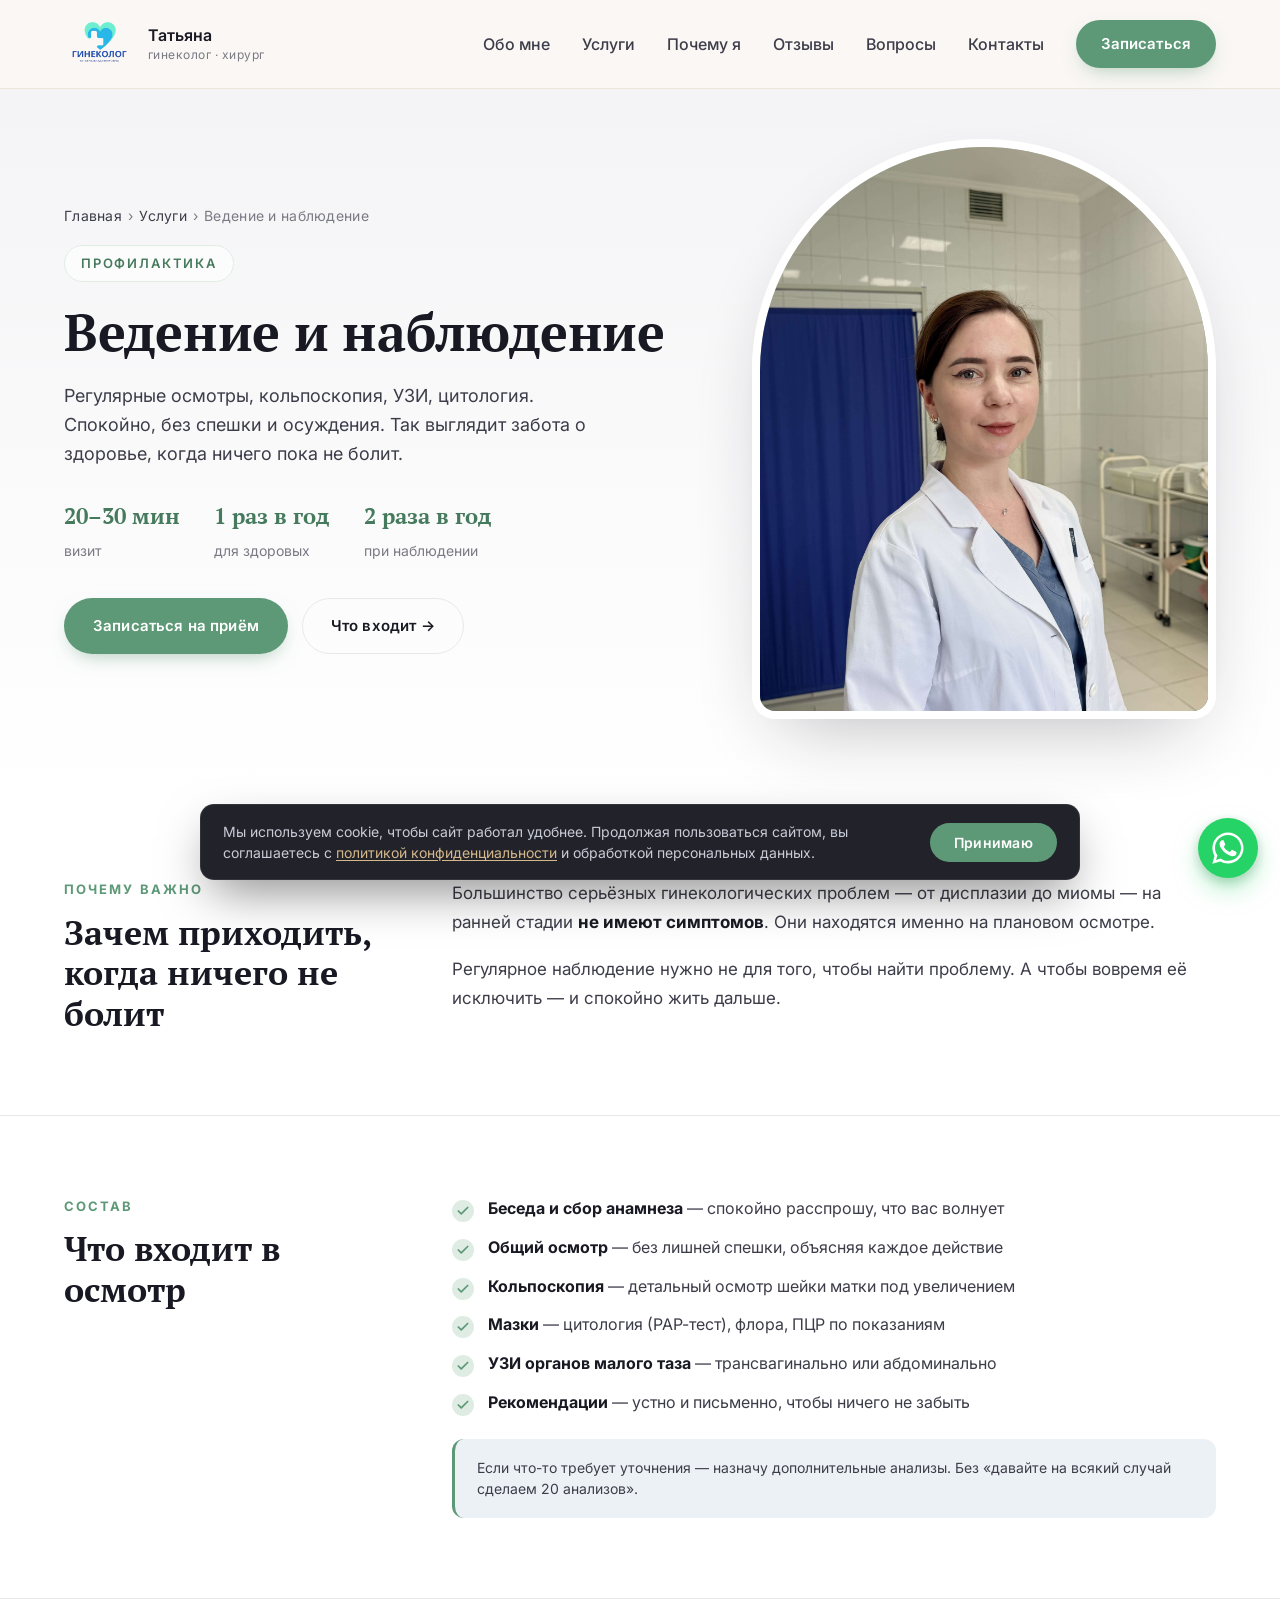
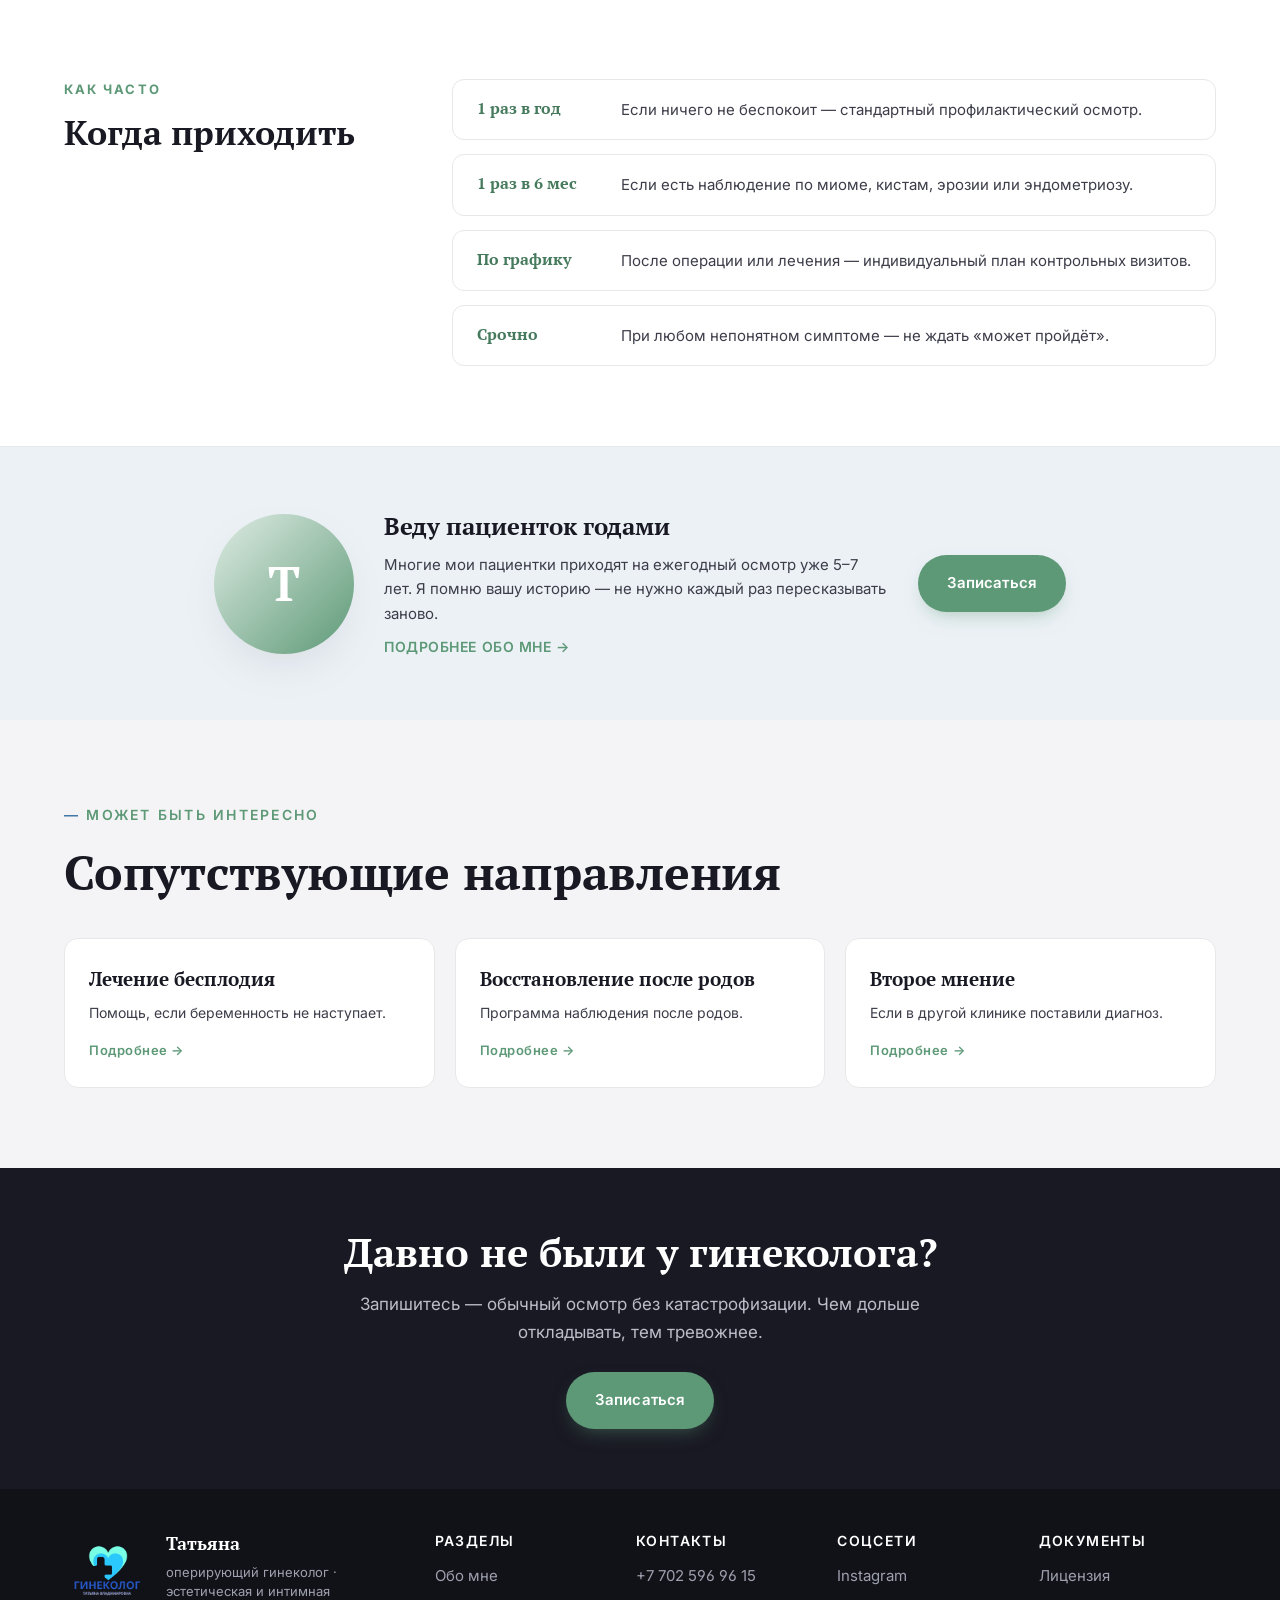
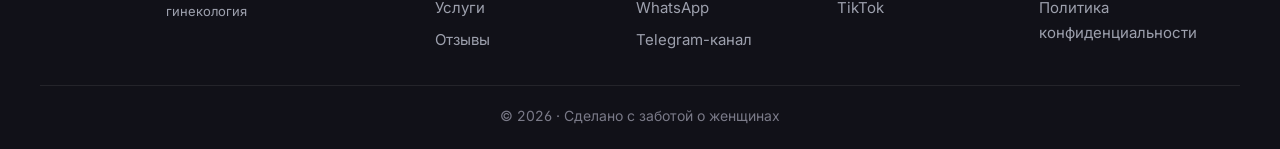
<file: services/observation.html>
<!DOCTYPE html>
<html lang="ru">
<head>
<meta charset="UTF-8">
<meta name="referrer" content="strict-origin-when-cross-origin">
<meta name="viewport" content="width=device-width, initial-scale=1.0">
<title>Ведение и наблюдение у гинеколога — осмотр, кольпоскопия, УЗИ · Татьяна</title>
<meta name="description" content="Регулярное наблюдение у гинеколога Татьяны: осмотр, кольпоскопия, УЗИ, цитология, ПЦР. Спокойно и без спешки. Запись на консультацию в Москве.">
<meta property="og:title" content="Ведение и наблюдение — Татьяна">
<meta property="og:description" content="Регулярные осмотры без давления и осуждения. Кольпоскопия, УЗИ, мазки.">
<meta property="og:type" content="article">
<link rel="icon" type="image/png" href="../images/logo.png">
<link rel="apple-touch-icon" href="../images/logo.png">
<meta property="og:image" content="../images/logo.png">
<meta property="og:site_name" content="Гинеколог Татьяна Владимировна">
<meta name="twitter:card" content="summary">
<meta name="twitter:image" content="../images/logo.png">
<link rel="preconnect" href="https://fonts.googleapis.com">
<link rel="preconnect" href="https://fonts.gstatic.com" crossorigin>
<link href="https://fonts.googleapis.com/css2?family=PT+Serif:ital,wght@0,400;0,700;1,400;1,700&family=Inter:wght@300;400;500;600;700&display=swap" rel="stylesheet">
<link rel="stylesheet" href="../styles.css">
<link rel="stylesheet" href="services.css">
</head>
<body>
<a href="https://wa.me/77025969615?text=Здравствуйте%2C%20хочу%20записаться%20на%20консультацию" target="_blank" rel="noopener" class="wa-float" aria-label="Написать в WhatsApp"><svg viewBox="0 0 32 32" aria-hidden="true"><path fill="currentColor" d="M16 .4C7.4.4.4 7.4.4 16c0 2.8.7 5.5 2.1 7.9L.3 31.7l8-2.1c2.3 1.3 4.9 1.9 7.6 1.9 8.6 0 15.6-7 15.6-15.6S24.6.4 16 .4zm0 28.4c-2.4 0-4.7-.6-6.7-1.9l-.5-.3-4.7 1.3 1.3-4.6-.3-.5C3.7 20.7 3 18.4 3 16 3 8.8 8.8 3 16 3s13 5.8 13 13-5.8 12.8-13 12.8zm7.2-9.6c-.4-.2-2.3-1.1-2.7-1.3s-.6-.2-.9.2-1 1.3-1.3 1.6-.5.2-.9 0-1.7-.6-3.2-2c-1.2-1.1-2-2.4-2.2-2.8s0-.6.2-.8c.2-.2.4-.5.6-.7.2-.2.3-.4.4-.7.1-.2 0-.5-.1-.7s-.9-2.2-1.2-3c-.3-.8-.7-.7-.9-.7h-.8c-.3 0-.7.1-1.1.5-.4.4-1.5 1.4-1.5 3.5s1.5 4 1.7 4.3c.2.3 3 4.6 7.3 6.4 1 .4 1.8.7 2.4.9 1 .3 1.9.3 2.7.2.8-.1 2.3-1 2.6-1.9.3-.9.3-1.7.2-1.9-.1-.2-.4-.3-.8-.5z"/></svg><span class="wa-float__tip">Написать в WhatsApp</span></a>
<header class="nav">
  <div class="container nav__inner">
    <a href="../index.html" class="nav__logo">
      <img class="nav__logo-img" src="../images/logo.png" alt="Гинеколог Татьяна Владимировна" onerror="this.style.display='none';this.nextElementSibling.style.display='grid'">
      <span class="nav__logo-mark" style="display:none">T</span>
      <span class="nav__logo-text">Татьяна<br><small>гинеколог · хирург</small></span>
    </a>
    <nav class="nav__links">
      <a href="../index.html#about">Обо мне</a><a href="../index.html#services">Услуги</a><a href="../index.html#advantages">Почему я</a><a href="../index.html#reviews">Отзывы</a><a href="../index.html#faq">Вопросы</a><a href="../index.html#contact">Контакты</a>
    </nav>
    <a href="../index.html#contact" class="btn btn--primary nav__cta">Записаться</a>
  </div>
</header>

<section class="svc-hero">
  <div class="container svc-hero__inner">
    <div>
      <nav class="crumbs"><a href="../index.html">Главная</a><span>›</span><a href="../index.html#services">Услуги</a><span>›</span>Ведение и наблюдение</nav>
      <div class="svc-hero__eyebrow">Профилактика</div>
      <h1 class="svc-hero__title">Ведение и наблюдение</h1>
      <p class="svc-hero__lead">
        Регулярные осмотры, кольпоскопия, УЗИ, цитология. Спокойно, без спешки и осуждения.
        Так выглядит забота о здоровье, когда ничего пока не болит.
      </p>
      <div class="svc-hero__facts">
        <div class="svc-hero__fact"><b>20–30 мин</b><span>визит</span></div>
        <div class="svc-hero__fact"><b>1 раз в год</b><span>для здоровых</span></div>
        <div class="svc-hero__fact"><b>2 раза в год</b><span>при наблюдении</span></div>
      </div>
      <div class="svc-hero__cta">
        <a href="../index.html#contact" class="btn btn--primary">Записаться на приём</a>
        <a href="#how" class="btn btn--ghost">Что входит →</a>
      </div>
    </div>
    <div class="svc-hero__visual"><img src="../images/services/observation.jpg" alt="Ведение и наблюдение — фото" loading="lazy" onerror="this.remove()">♡</div>
  </div>
</section>

<section class="svc-block">
  <div class="container svc-block__inner">
    <div class="svc-block__head">
      <div class="svc-block__eyebrow">Почему важно</div>
      <h2 class="svc-block__title">Зачем приходить, когда ничего не болит</h2>
    </div>
    <div class="svc-block__body">
      <p>
        Большинство серьёзных гинекологических проблем — от дисплазии до миомы — на ранней
        стадии <strong>не имеют симптомов</strong>. Они находятся именно на плановом осмотре.
      </p>
      <p>
        Регулярное наблюдение нужно не для того, чтобы найти проблему. А чтобы вовремя
        её исключить — и спокойно жить дальше.
      </p>
    </div>
  </div>
</section>

<section class="svc-block" id="how">
  <div class="container svc-block__inner">
    <div class="svc-block__head">
      <div class="svc-block__eyebrow">Состав</div>
      <h2 class="svc-block__title">Что входит в осмотр</h2>
    </div>
    <div class="svc-block__body">
      <ul class="svc-list">
        <li><strong>Беседа и сбор анамнеза</strong> — спокойно расспрошу, что вас волнует</li>
        <li><strong>Общий осмотр</strong> — без лишней спешки, объясняя каждое действие</li>
        <li><strong>Кольпоскопия</strong> — детальный осмотр шейки матки под увеличением</li>
        <li><strong>Мазки</strong> — цитология (РАР-тест), флора, ПЦР по показаниям</li>
        <li><strong>УЗИ органов малого таза</strong> — трансвагинально или абдоминально</li>
        <li><strong>Рекомендации</strong> — устно и письменно, чтобы ничего не забыть</li>
      </ul>
      <div class="svc-note">
        Если что-то требует уточнения — назначу дополнительные анализы. Без «давайте на всякий случай сделаем 20 анализов».
      </div>
    </div>
  </div>
</section>

<section class="svc-block">
  <div class="container svc-block__inner">
    <div class="svc-block__head">
      <div class="svc-block__eyebrow">Как часто</div>
      <h2 class="svc-block__title">Когда приходить</h2>
    </div>
    <div class="svc-block__body">
      <div class="svc-recovery">
        <div class="svc-recovery__row"><div class="svc-recovery__when">1 раз в год</div><div class="svc-recovery__what">Если ничего не беспокоит — стандартный профилактический осмотр.</div></div>
        <div class="svc-recovery__row"><div class="svc-recovery__when">1 раз в 6 мес</div><div class="svc-recovery__what">Если есть наблюдение по миоме, кистам, эрозии или эндометриозу.</div></div>
        <div class="svc-recovery__row"><div class="svc-recovery__when">По графику</div><div class="svc-recovery__what">После операции или лечения — индивидуальный план контрольных визитов.</div></div>
        <div class="svc-recovery__row"><div class="svc-recovery__when">Срочно</div><div class="svc-recovery__what">При любом непонятном симптоме — не ждать «может пройдёт».</div></div>
      </div>
    </div>
  </div>
</section>

<section class="svc-doctor">
  <div class="container svc-doctor__inner">
    <div class="svc-doctor__photo">Т</div>
    <div class="svc-doctor__text">
      <h3>Веду пациенток годами</h3>
      <p>Многие мои пациентки приходят на ежегодный осмотр уже 5–7 лет. Я помню вашу историю — не нужно каждый раз пересказывать заново.</p>
      <a href="../index.html#about">Подробнее обо мне →</a>
    </div>
    <a href="../index.html#contact" class="btn btn--primary">Записаться</a>
  </div>
</section>

<section class="svc-related">
  <div class="container">
    <div class="section-eyebrow">Может быть интересно</div>
    <h2 class="section-title">Сопутствующие направления</h2>
    <div class="svc-related__grid">
      <a href="infertility.html"><h4>Лечение бесплодия</h4><p>Помощь, если беременность не наступает.</p><span>Подробнее →</span></a>
      <a href="postpartum.html"><h4>Восстановление после родов</h4><p>Программа наблюдения после родов.</p><span>Подробнее →</span></a>
      <a href="second-opinion.html"><h4>Второе мнение</h4><p>Если в другой клинике поставили диагноз.</p><span>Подробнее →</span></a>
    </div>
  </div>
</section>

<section class="svc-cta">
  <div class="container">
    <h2>Давно не были у гинеколога?</h2>
    <p>Запишитесь — обычный осмотр без катастрофизации. Чем дольше откладывать, тем тревожнее.</p>
    <a href="../index.html#contact" class="btn btn--primary">Записаться</a>
  </div>
</section>

<footer class="footer">
  <div class="container footer__inner">
    <div class="footer__brand"><img class="footer__logo-img" src="../images/logo.png" alt="Гинеколог Татьяна Владимировна" onerror="this.style.display='none';this.nextElementSibling.style.display='inline-grid'"><span class="nav__logo-mark" style="display:none">T</span><div><b>Татьяна</b><br><small>оперирующий гинеколог · эстетическая и интимная гинекология</small></div></div>
    <div class="footer__cols">
      <div><h5>Разделы</h5><a href="../index.html#about">Обо мне</a><a href="../index.html#services">Услуги</a><a href="../index.html#reviews">Отзывы</a></div>
      <div><h5>Контакты</h5><a href="tel:+77025969615">+7 702 596 96 15</a><a href="https://wa.me/77025969615">WhatsApp</a><a href="https://t.me/+KmnrLPu9nuU3OWZi" target="_blank" rel="noopener">Telegram-канал</a></div><div><h5>Соцсети</h5><a href="https://www.instagram.com/ginekolog.tatyana" target="_blank" rel="noopener">Instagram</a><a href="https://www.tiktok.com/@ginekolog.tatyana" target="_blank" rel="noopener">TikTok</a></div>
      <div><h5>Документы</h5><a href="#" data-lic-open>Лицензия</a><a href="../policy.html">Политика конфиденциальности</a></div>
    </div>
  </div>
  <div class="footer__bottom container">© 2026 · Сделано с заботой о женщинах</div>
</footer>
<!-- ===== COOKIE BAR ===== -->
<div class="cookie-bar" id="cookieBar" hidden>
  <div class="cookie-bar__text">
    Мы используем cookie, чтобы сайт работал удобнее.
    Продолжая пользоваться сайтом, вы соглашаетесь с
    <a href="../policy.html">политикой конфиденциальности</a> и обработкой персональных данных.
  </div>
  <button type="button" class="cookie-bar__btn" id="cookieAccept">Принимаю</button>
</div>
<script>
(function(){
  var bar=document.getElementById('cookieBar');
  if(!bar)return;
  try{
    if(localStorage.getItem('cookieAccepted')==='1')return;
  }catch(e){}
  bar.hidden=false;
  document.getElementById('cookieAccept').addEventListener('click',function(){
    try{localStorage.setItem('cookieAccepted','1')}catch(e){}
    bar.classList.add('hide');
    setTimeout(function(){bar.hidden=true},350);
  });
})();
</script>

<!-- ===== ПОПАП ЛИЦЕНЗИЙ ===== -->
<div class="lic-modal" id="licenseModal" aria-hidden="true" role="dialog" aria-label="Лицензии">
  <div class="lic-modal__backdrop" data-lic-close></div>
  <button class="lic-modal__close" data-lic-close aria-label="Закрыть">
    <svg viewBox="0 0 24 24" fill="none" stroke="currentColor" stroke-width="2" stroke-linecap="round"><path d="M6 6l12 12M18 6L6 18"/></svg>
  </button>
  <div class="lic-modal__stage">
    <div class="lic-modal__head">
      <div class="section-eyebrow">Документы</div>
      <h3>Лицензии и разрешения</h3>
      <p>Откройте PDF-файл в новой вкладке</p>
    </div>
    <div class="lic-grid">
      <a href="../docs/license-1.pdf" target="_blank" rel="noopener" class="lic-card">
        <span class="lic-card__icon">PDF</span>
        <div class="lic-card__body"><b>Лицензия № 1</b><small>открыть в новой вкладке</small></div>
        <span class="lic-card__arrow">→</span>
      </a>
      <a href="../docs/license-2.pdf" target="_blank" rel="noopener" class="lic-card">
        <span class="lic-card__icon">PDF</span>
        <div class="lic-card__body"><b>Лицензия № 2</b><small>открыть в новой вкладке</small></div>
        <span class="lic-card__arrow">→</span>
      </a>
    </div>
  </div>
</div>
<script>
(function(){
  var m=document.getElementById('licenseModal');
  if(!m)return;
  document.querySelectorAll('[data-lic-open]').forEach(function(b){b.addEventListener('click',function(e){
    e.preventDefault();m.classList.add('show');document.body.style.overflow='hidden';
  });});
  m.querySelectorAll('[data-lic-close]').forEach(function(el){el.addEventListener('click',function(){
    m.classList.remove('show');document.body.style.overflow='';
  });});
  document.addEventListener('keydown',function(e){
    if(e.key==='Escape'&&m.classList.contains('show')){m.classList.remove('show');document.body.style.overflow='';}
  });
})();
</script>

</body>
</html>
</file>
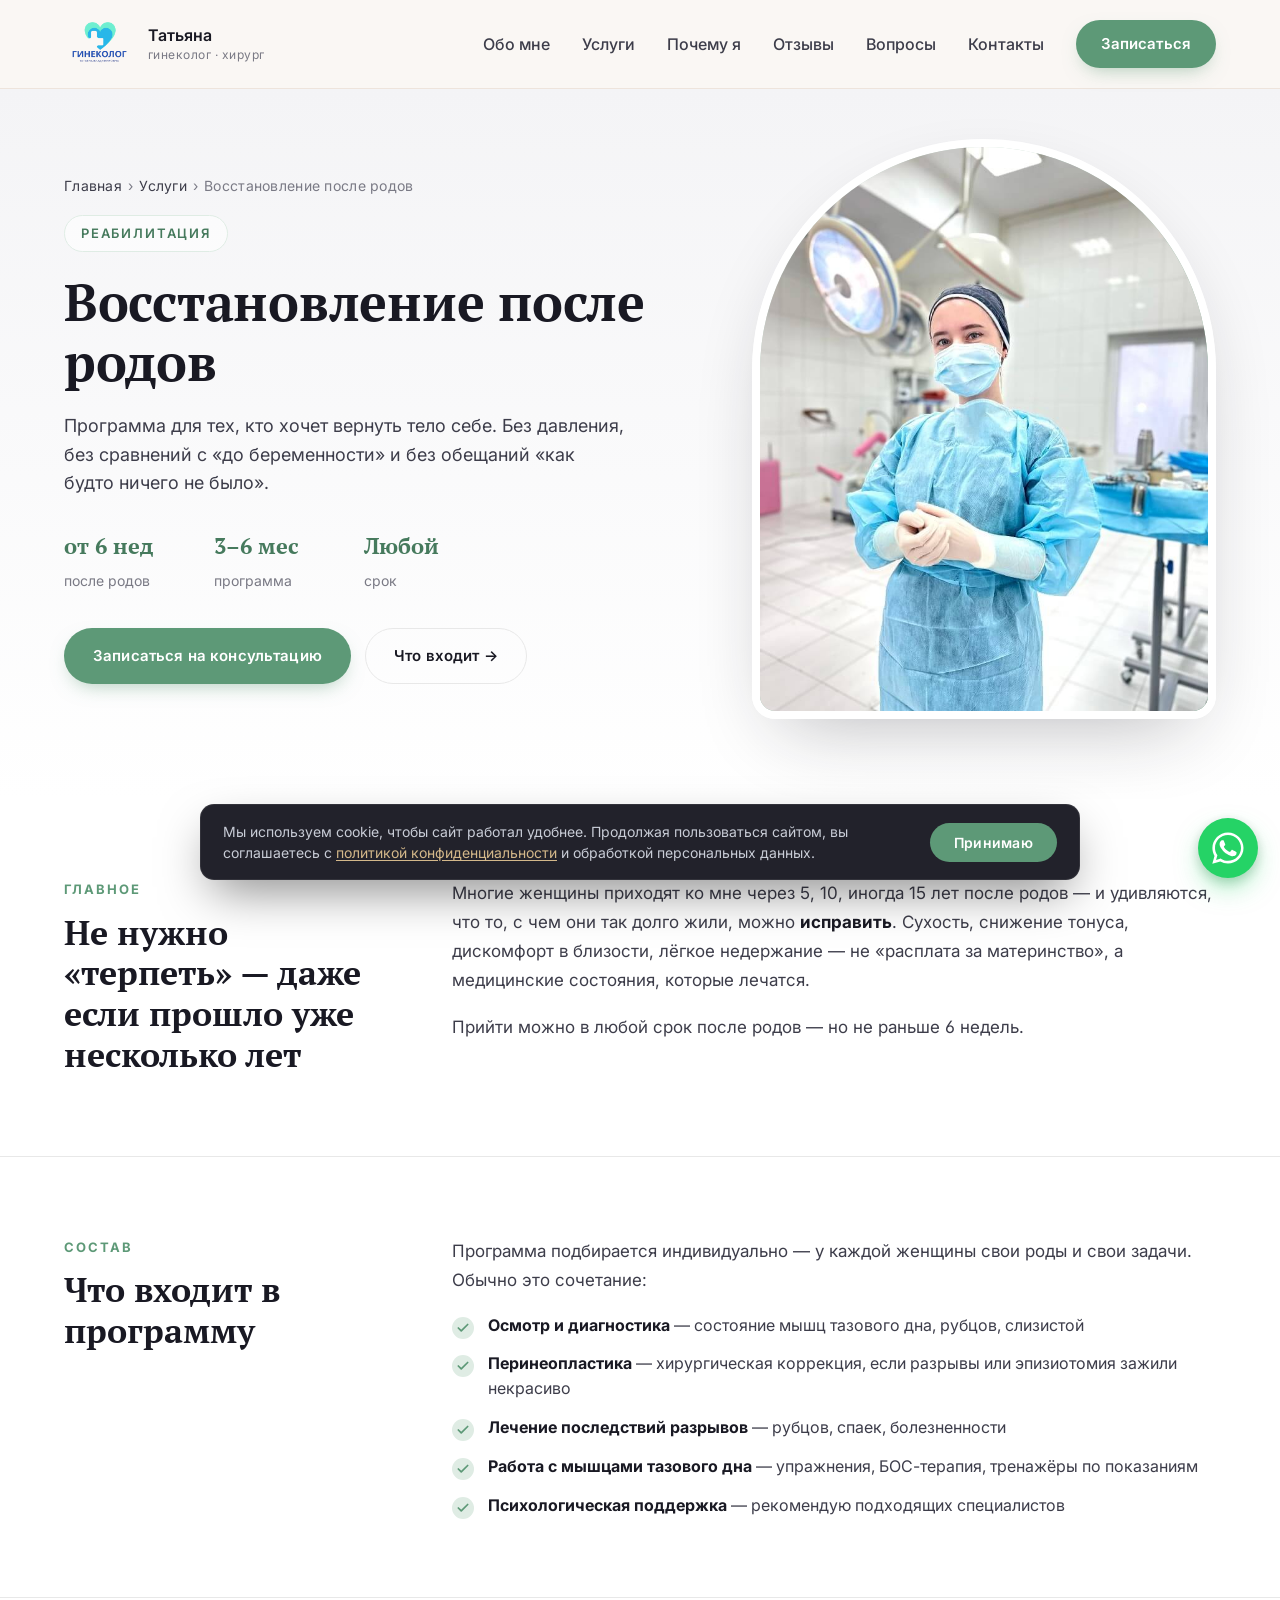
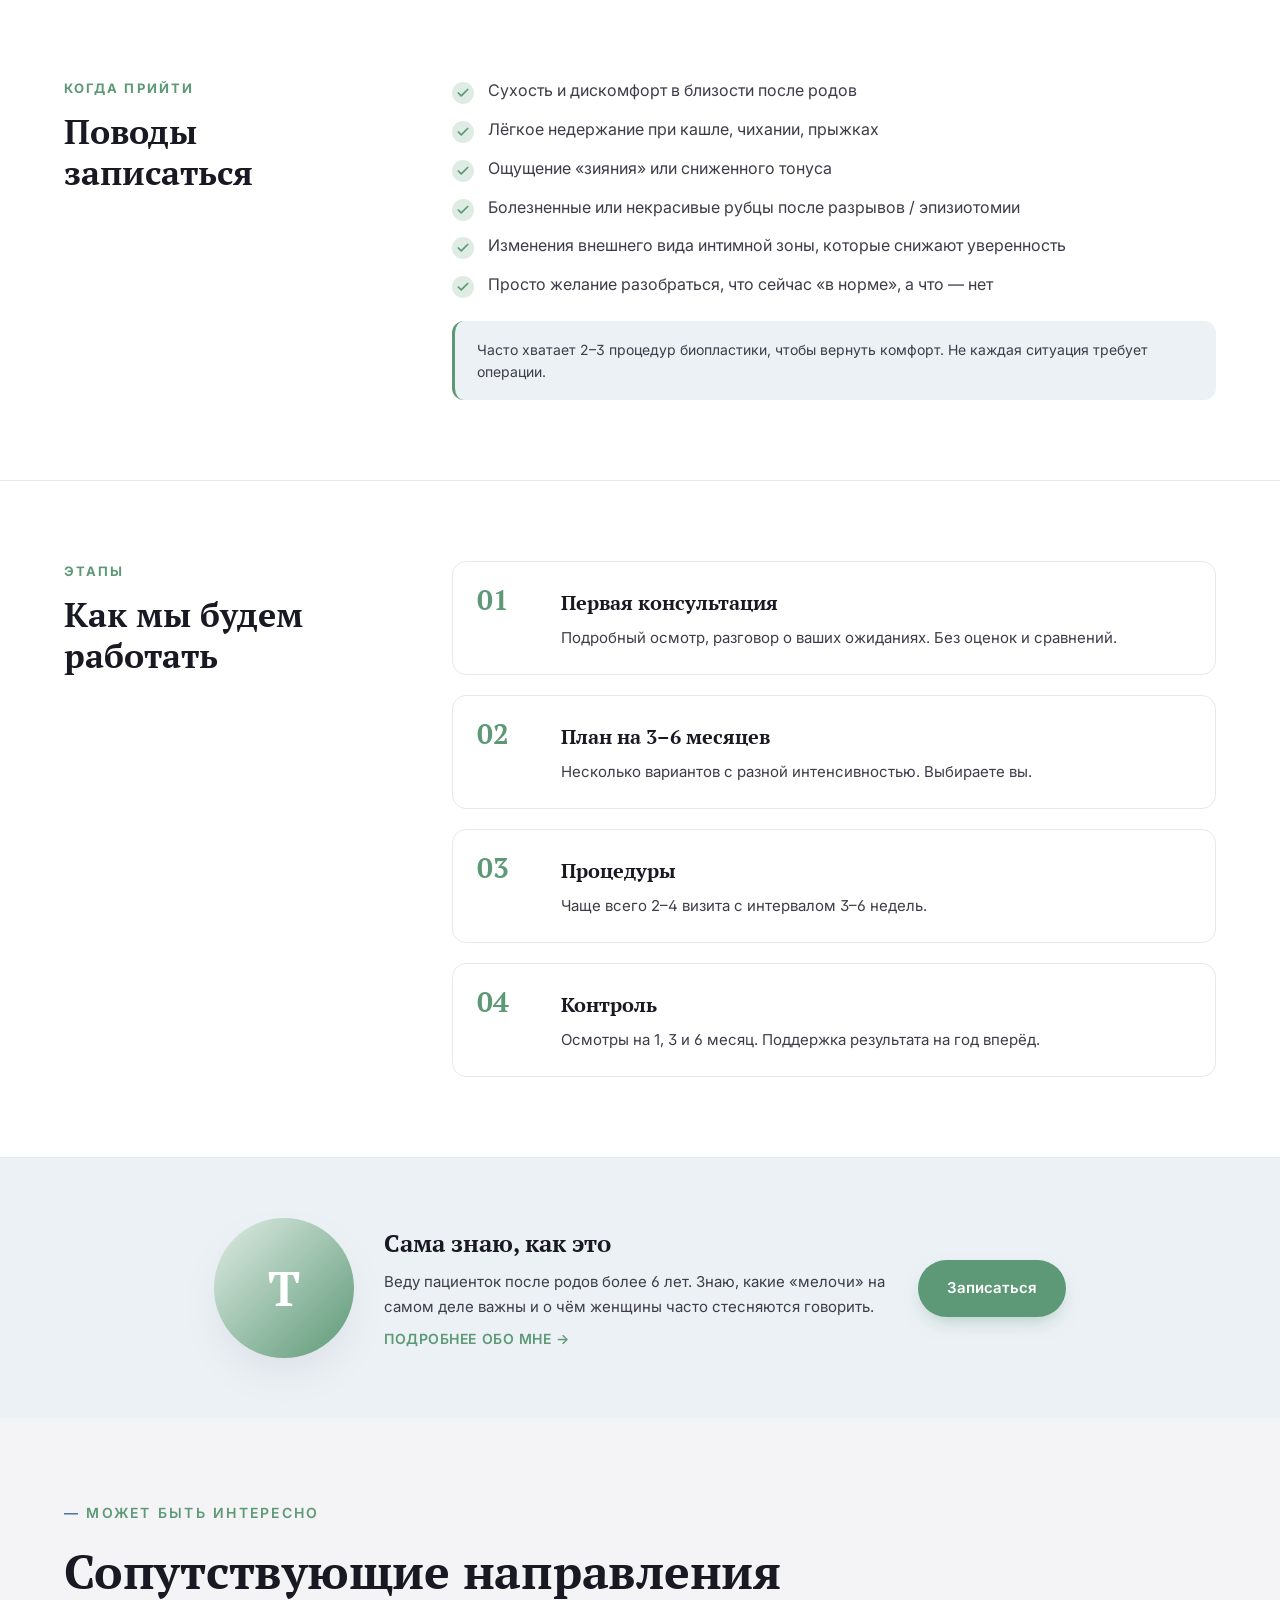
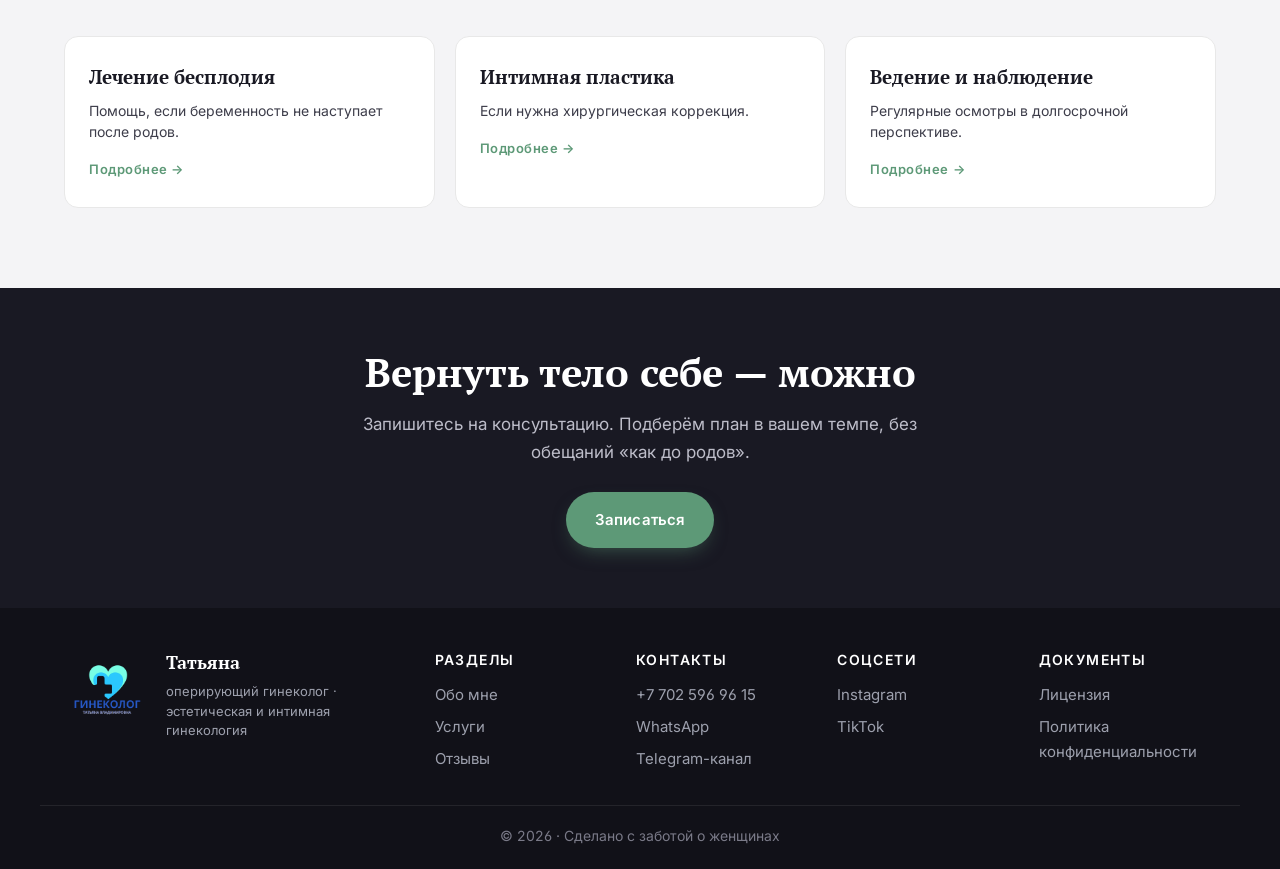
<file: services/postpartum.html>
<!DOCTYPE html>
<html lang="ru">
<head>
<meta charset="UTF-8">
<meta name="referrer" content="strict-origin-when-cross-origin">
<meta name="viewport" content="width=device-width, initial-scale=1.0">
<title>Восстановление после родов — программа для женщин · Татьяна, гинеколог</title>
<meta name="description" content="Восстановление после родов: возвращение тонуса, лечение последствий разрывов, программа для возвращения комфорта в теле. Запись на консультацию.">
<meta property="og:title" content="Восстановление после родов — Татьяна">
<meta property="og:description" content="Программа для тех, кто хочет вернуть тело себе. Без давления — в вашем темпе.">
<meta property="og:type" content="article">
<link rel="icon" type="image/png" href="../images/logo.png">
<link rel="apple-touch-icon" href="../images/logo.png">
<meta property="og:image" content="../images/logo.png">
<meta property="og:site_name" content="Гинеколог Татьяна Владимировна">
<meta name="twitter:card" content="summary">
<meta name="twitter:image" content="../images/logo.png">
<link rel="preconnect" href="https://fonts.googleapis.com">
<link rel="preconnect" href="https://fonts.gstatic.com" crossorigin>
<link href="https://fonts.googleapis.com/css2?family=PT+Serif:ital,wght@0,400;0,700;1,400;1,700&family=Inter:wght@300;400;500;600;700&display=swap" rel="stylesheet">
<link rel="stylesheet" href="../styles.css">
<link rel="stylesheet" href="services.css">
</head>
<body>
<a href="https://wa.me/77025969615?text=Здравствуйте%2C%20хочу%20записаться%20на%20консультацию" target="_blank" rel="noopener" class="wa-float" aria-label="Написать в WhatsApp"><svg viewBox="0 0 32 32" aria-hidden="true"><path fill="currentColor" d="M16 .4C7.4.4.4 7.4.4 16c0 2.8.7 5.5 2.1 7.9L.3 31.7l8-2.1c2.3 1.3 4.9 1.9 7.6 1.9 8.6 0 15.6-7 15.6-15.6S24.6.4 16 .4zm0 28.4c-2.4 0-4.7-.6-6.7-1.9l-.5-.3-4.7 1.3 1.3-4.6-.3-.5C3.7 20.7 3 18.4 3 16 3 8.8 8.8 3 16 3s13 5.8 13 13-5.8 12.8-13 12.8zm7.2-9.6c-.4-.2-2.3-1.1-2.7-1.3s-.6-.2-.9.2-1 1.3-1.3 1.6-.5.2-.9 0-1.7-.6-3.2-2c-1.2-1.1-2-2.4-2.2-2.8s0-.6.2-.8c.2-.2.4-.5.6-.7.2-.2.3-.4.4-.7.1-.2 0-.5-.1-.7s-.9-2.2-1.2-3c-.3-.8-.7-.7-.9-.7h-.8c-.3 0-.7.1-1.1.5-.4.4-1.5 1.4-1.5 3.5s1.5 4 1.7 4.3c.2.3 3 4.6 7.3 6.4 1 .4 1.8.7 2.4.9 1 .3 1.9.3 2.7.2.8-.1 2.3-1 2.6-1.9.3-.9.3-1.7.2-1.9-.1-.2-.4-.3-.8-.5z"/></svg><span class="wa-float__tip">Написать в WhatsApp</span></a>
<header class="nav">
  <div class="container nav__inner">
    <a href="../index.html" class="nav__logo">
      <img class="nav__logo-img" src="../images/logo.png" alt="Гинеколог Татьяна Владимировна" onerror="this.style.display='none';this.nextElementSibling.style.display='grid'">
      <span class="nav__logo-mark" style="display:none">T</span>
      <span class="nav__logo-text">Татьяна<br><small>гинеколог · хирург</small></span>
    </a>
    <nav class="nav__links">
      <a href="../index.html#about">Обо мне</a><a href="../index.html#services">Услуги</a><a href="../index.html#advantages">Почему я</a><a href="../index.html#reviews">Отзывы</a><a href="../index.html#faq">Вопросы</a><a href="../index.html#contact">Контакты</a>
    </nav>
    <a href="../index.html#contact" class="btn btn--primary nav__cta">Записаться</a>
  </div>
</header>

<section class="svc-hero">
  <div class="container svc-hero__inner">
    <div>
      <nav class="crumbs"><a href="../index.html">Главная</a><span>›</span><a href="../index.html#services">Услуги</a><span>›</span>Восстановление после родов</nav>
      <div class="svc-hero__eyebrow">Реабилитация</div>
      <h1 class="svc-hero__title">Восстановление после родов</h1>
      <p class="svc-hero__lead">
        Программа для тех, кто хочет вернуть тело себе. Без давления, без сравнений с
        «до беременности» и без обещаний «как будто ничего не было».
      </p>
      <div class="svc-hero__facts">
        <div class="svc-hero__fact"><b>от 6 нед</b><span>после родов</span></div>
        <div class="svc-hero__fact"><b>3–6 мес</b><span>программа</span></div>
        <div class="svc-hero__fact"><b>Любой</b><span>срок</span></div>
      </div>
      <div class="svc-hero__cta">
        <a href="../index.html#contact" class="btn btn--primary">Записаться на консультацию</a>
        <a href="#how" class="btn btn--ghost">Что входит →</a>
      </div>
    </div>
    <div class="svc-hero__visual"><img src="../images/services/postpartum.jpg" alt="Восстановление после родов — фото" loading="lazy" onerror="this.remove()">✿</div>
  </div>
</section>

<section class="svc-block">
  <div class="container svc-block__inner">
    <div class="svc-block__head">
      <div class="svc-block__eyebrow">Главное</div>
      <h2 class="svc-block__title">Не нужно «терпеть» — даже если прошло уже несколько лет</h2>
    </div>
    <div class="svc-block__body">
      <p>
        Многие женщины приходят ко мне через 5, 10, иногда 15 лет после родов — и удивляются,
        что то, с чем они так долго жили, можно <strong>исправить</strong>. Сухость, снижение тонуса,
        дискомфорт в близости, лёгкое недержание — не «расплата за материнство», а медицинские
        состояния, которые лечатся.
      </p>
      <p>Прийти можно в любой срок после родов — но не раньше 6 недель.</p>
    </div>
  </div>
</section>

<section class="svc-block" id="how">
  <div class="container svc-block__inner">
    <div class="svc-block__head">
      <div class="svc-block__eyebrow">Состав</div>
      <h2 class="svc-block__title">Что входит в программу</h2>
    </div>
    <div class="svc-block__body">
      <p>Программа подбирается индивидуально — у каждой женщины свои роды и свои задачи. Обычно это сочетание:</p>
      <ul class="svc-list">
        <li><strong>Осмотр и диагностика</strong> — состояние мышц тазового дна, рубцов, слизистой</li>
        <li><strong>Перинеопластика</strong> — хирургическая коррекция, если разрывы или эпизиотомия зажили некрасиво</li>
        <li><strong>Лечение последствий разрывов</strong> — рубцов, спаек, болезненности</li>
        <li><strong>Работа с мышцами тазового дна</strong> — упражнения, БОС-терапия, тренажёры по показаниям</li>
        <li><strong>Психологическая поддержка</strong> — рекомендую подходящих специалистов</li>
      </ul>
    </div>
  </div>
</section>

<section class="svc-block">
  <div class="container svc-block__inner">
    <div class="svc-block__head">
      <div class="svc-block__eyebrow">Когда прийти</div>
      <h2 class="svc-block__title">Поводы записаться</h2>
    </div>
    <div class="svc-block__body">
      <ul class="svc-list">
        <li>Сухость и дискомфорт в близости после родов</li>
        <li>Лёгкое недержание при кашле, чихании, прыжках</li>
        <li>Ощущение «зияния» или сниженного тонуса</li>
        <li>Болезненные или некрасивые рубцы после разрывов / эпизиотомии</li>
        <li>Изменения внешнего вида интимной зоны, которые снижают уверенность</li>
        <li>Просто желание разобраться, что сейчас «в норме», а что — нет</li>
      </ul>
      <div class="svc-note">
        Часто хватает 2–3 процедур биопластики, чтобы вернуть комфорт. Не каждая ситуация
        требует операции.
      </div>
    </div>
  </div>
</section>

<section class="svc-block">
  <div class="container svc-block__inner">
    <div class="svc-block__head">
      <div class="svc-block__eyebrow">Этапы</div>
      <h2 class="svc-block__title">Как мы будем работать</h2>
    </div>
    <div class="svc-block__body">
      <div class="svc-steps">
        <div class="svc-step"><div><h4>Первая консультация</h4><p>Подробный осмотр, разговор о ваших ожиданиях. Без оценок и сравнений.</p></div></div>
        <div class="svc-step"><div><h4>План на 3–6 месяцев</h4><p>Несколько вариантов с разной интенсивностью. Выбираете вы.</p></div></div>
        <div class="svc-step"><div><h4>Процедуры</h4><p>Чаще всего 2–4 визита с интервалом 3–6 недель.</p></div></div>
        <div class="svc-step"><div><h4>Контроль</h4><p>Осмотры на 1, 3 и 6 месяц. Поддержка результата на год вперёд.</p></div></div>
      </div>
    </div>
  </div>
</section>

<section class="svc-doctor">
  <div class="container svc-doctor__inner">
    <div class="svc-doctor__photo">Т</div>
    <div class="svc-doctor__text">
      <h3>Сама знаю, как это</h3>
      <p>Веду пациенток после родов более 6 лет. Знаю, какие «мелочи» на самом деле важны и о чём женщины часто стесняются говорить.</p>
      <a href="../index.html#about">Подробнее обо мне →</a>
    </div>
    <a href="../index.html#contact" class="btn btn--primary">Записаться</a>
  </div>
</section>

<section class="svc-related">
  <div class="container">
    <div class="section-eyebrow">Может быть интересно</div>
    <h2 class="section-title">Сопутствующие направления</h2>
    <div class="svc-related__grid">
      <a href="infertility.html"><h4>Лечение бесплодия</h4><p>Помощь, если беременность не наступает после родов.</p><span>Подробнее →</span></a>
      <a href="intimate-plasty.html"><h4>Интимная пластика</h4><p>Если нужна хирургическая коррекция.</p><span>Подробнее →</span></a>
      <a href="observation.html"><h4>Ведение и наблюдение</h4><p>Регулярные осмотры в долгосрочной перспективе.</p><span>Подробнее →</span></a>
    </div>
  </div>
</section>

<section class="svc-cta">
  <div class="container">
    <h2>Вернуть тело себе — можно</h2>
    <p>Запишитесь на консультацию. Подберём план в вашем темпе, без обещаний «как до родов».</p>
    <a href="../index.html#contact" class="btn btn--primary">Записаться</a>
  </div>
</section>

<footer class="footer">
  <div class="container footer__inner">
    <div class="footer__brand"><img class="footer__logo-img" src="../images/logo.png" alt="Гинеколог Татьяна Владимировна" onerror="this.style.display='none';this.nextElementSibling.style.display='inline-grid'"><span class="nav__logo-mark" style="display:none">T</span><div><b>Татьяна</b><br><small>оперирующий гинеколог · эстетическая и интимная гинекология</small></div></div>
    <div class="footer__cols">
      <div><h5>Разделы</h5><a href="../index.html#about">Обо мне</a><a href="../index.html#services">Услуги</a><a href="../index.html#reviews">Отзывы</a></div>
      <div><h5>Контакты</h5><a href="tel:+77025969615">+7 702 596 96 15</a><a href="https://wa.me/77025969615">WhatsApp</a><a href="https://t.me/+KmnrLPu9nuU3OWZi" target="_blank" rel="noopener">Telegram-канал</a></div><div><h5>Соцсети</h5><a href="https://www.instagram.com/ginekolog.tatyana" target="_blank" rel="noopener">Instagram</a><a href="https://www.tiktok.com/@ginekolog.tatyana" target="_blank" rel="noopener">TikTok</a></div>
      <div><h5>Документы</h5><a href="#" data-lic-open>Лицензия</a><a href="../policy.html">Политика конфиденциальности</a></div>
    </div>
  </div>
  <div class="footer__bottom container">© 2026 · Сделано с заботой о женщинах</div>
</footer>
<!-- ===== COOKIE BAR ===== -->
<div class="cookie-bar" id="cookieBar" hidden>
  <div class="cookie-bar__text">
    Мы используем cookie, чтобы сайт работал удобнее.
    Продолжая пользоваться сайтом, вы соглашаетесь с
    <a href="../policy.html">политикой конфиденциальности</a> и обработкой персональных данных.
  </div>
  <button type="button" class="cookie-bar__btn" id="cookieAccept">Принимаю</button>
</div>
<script>
(function(){
  var bar=document.getElementById('cookieBar');
  if(!bar)return;
  try{
    if(localStorage.getItem('cookieAccepted')==='1')return;
  }catch(e){}
  bar.hidden=false;
  document.getElementById('cookieAccept').addEventListener('click',function(){
    try{localStorage.setItem('cookieAccepted','1')}catch(e){}
    bar.classList.add('hide');
    setTimeout(function(){bar.hidden=true},350);
  });
})();
</script>

<!-- ===== ПОПАП ЛИЦЕНЗИЙ ===== -->
<div class="lic-modal" id="licenseModal" aria-hidden="true" role="dialog" aria-label="Лицензии">
  <div class="lic-modal__backdrop" data-lic-close></div>
  <button class="lic-modal__close" data-lic-close aria-label="Закрыть">
    <svg viewBox="0 0 24 24" fill="none" stroke="currentColor" stroke-width="2" stroke-linecap="round"><path d="M6 6l12 12M18 6L6 18"/></svg>
  </button>
  <div class="lic-modal__stage">
    <div class="lic-modal__head">
      <div class="section-eyebrow">Документы</div>
      <h3>Лицензии и разрешения</h3>
      <p>Откройте PDF-файл в новой вкладке</p>
    </div>
    <div class="lic-grid">
      <a href="../docs/license-1.pdf" target="_blank" rel="noopener" class="lic-card">
        <span class="lic-card__icon">PDF</span>
        <div class="lic-card__body"><b>Лицензия № 1</b><small>открыть в новой вкладке</small></div>
        <span class="lic-card__arrow">→</span>
      </a>
      <a href="../docs/license-2.pdf" target="_blank" rel="noopener" class="lic-card">
        <span class="lic-card__icon">PDF</span>
        <div class="lic-card__body"><b>Лицензия № 2</b><small>открыть в новой вкладке</small></div>
        <span class="lic-card__arrow">→</span>
      </a>
    </div>
  </div>
</div>
<script>
(function(){
  var m=document.getElementById('licenseModal');
  if(!m)return;
  document.querySelectorAll('[data-lic-open]').forEach(function(b){b.addEventListener('click',function(e){
    e.preventDefault();m.classList.add('show');document.body.style.overflow='hidden';
  });});
  m.querySelectorAll('[data-lic-close]').forEach(function(el){el.addEventListener('click',function(){
    m.classList.remove('show');document.body.style.overflow='';
  });});
  document.addEventListener('keydown',function(e){
    if(e.key==='Escape'&&m.classList.contains('show')){m.classList.remove('show');document.body.style.overflow='';}
  });
})();
</script>

</body>
</html>
</file>
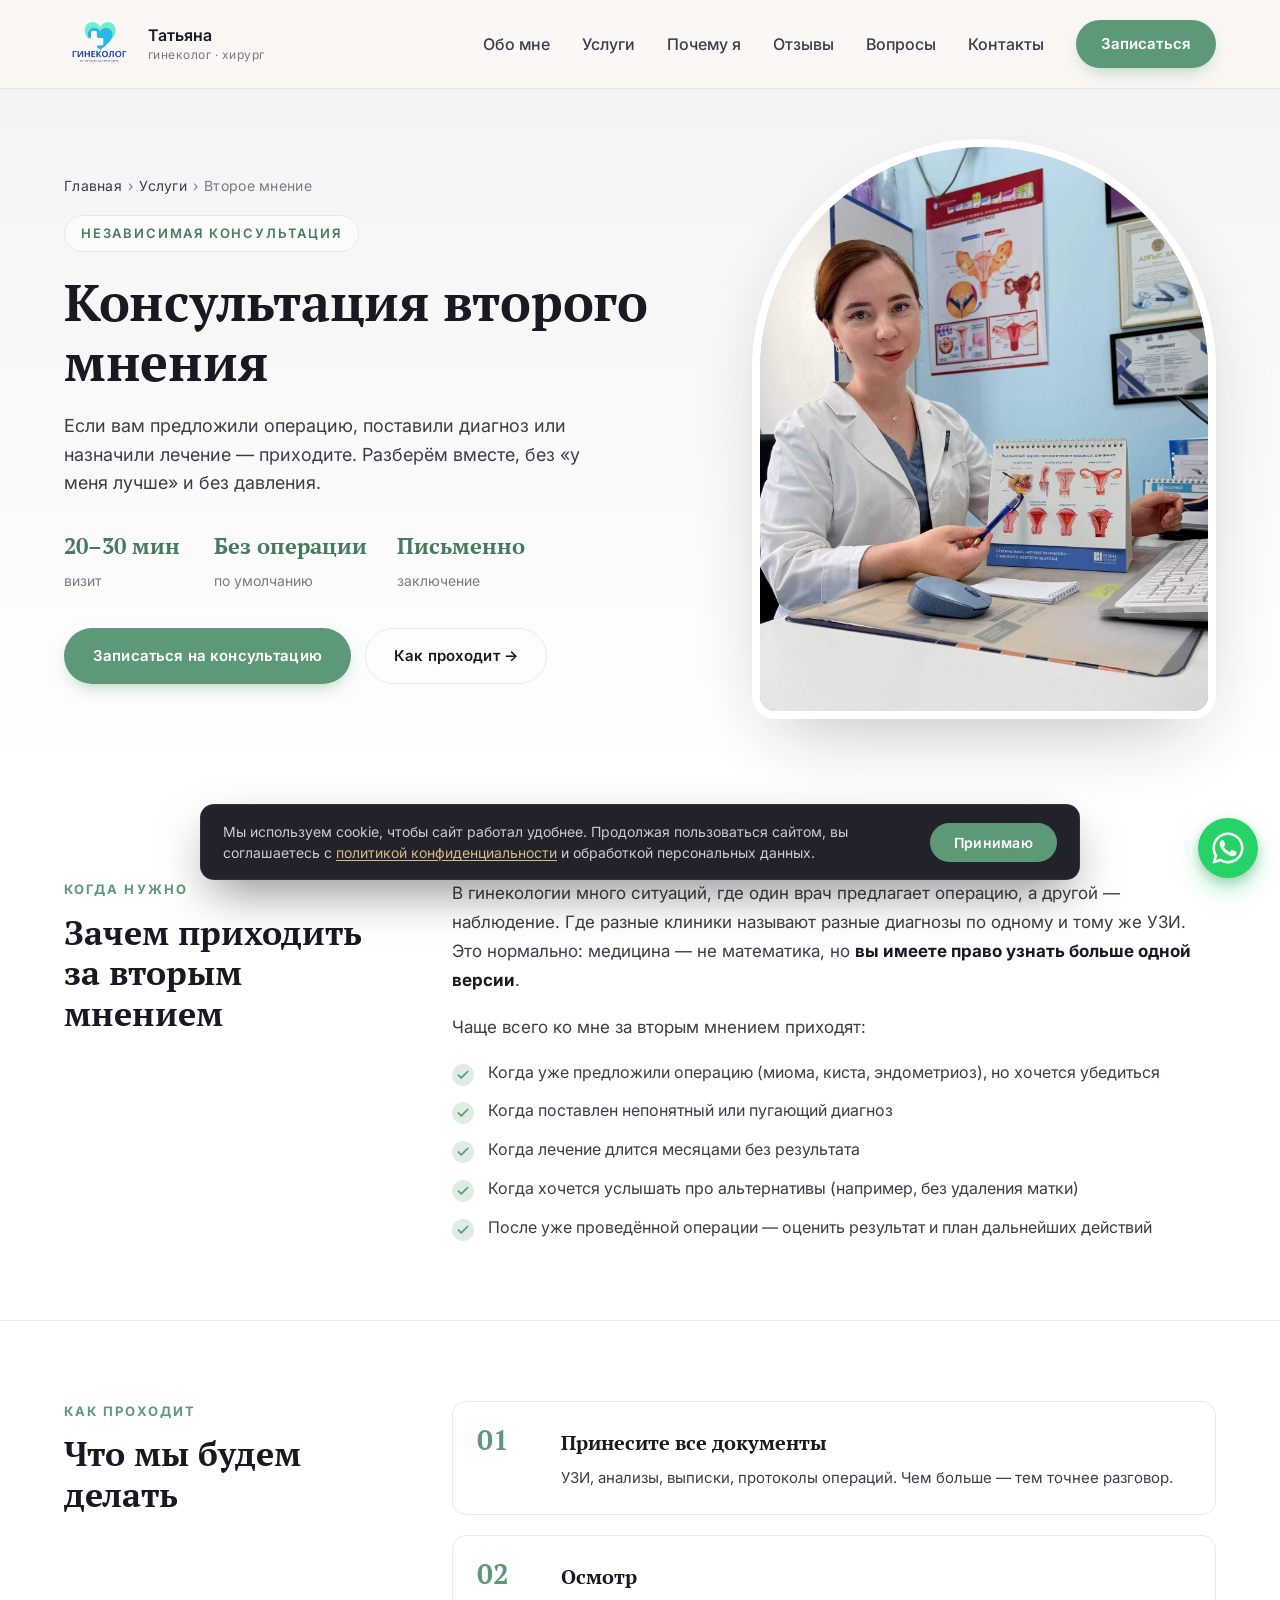
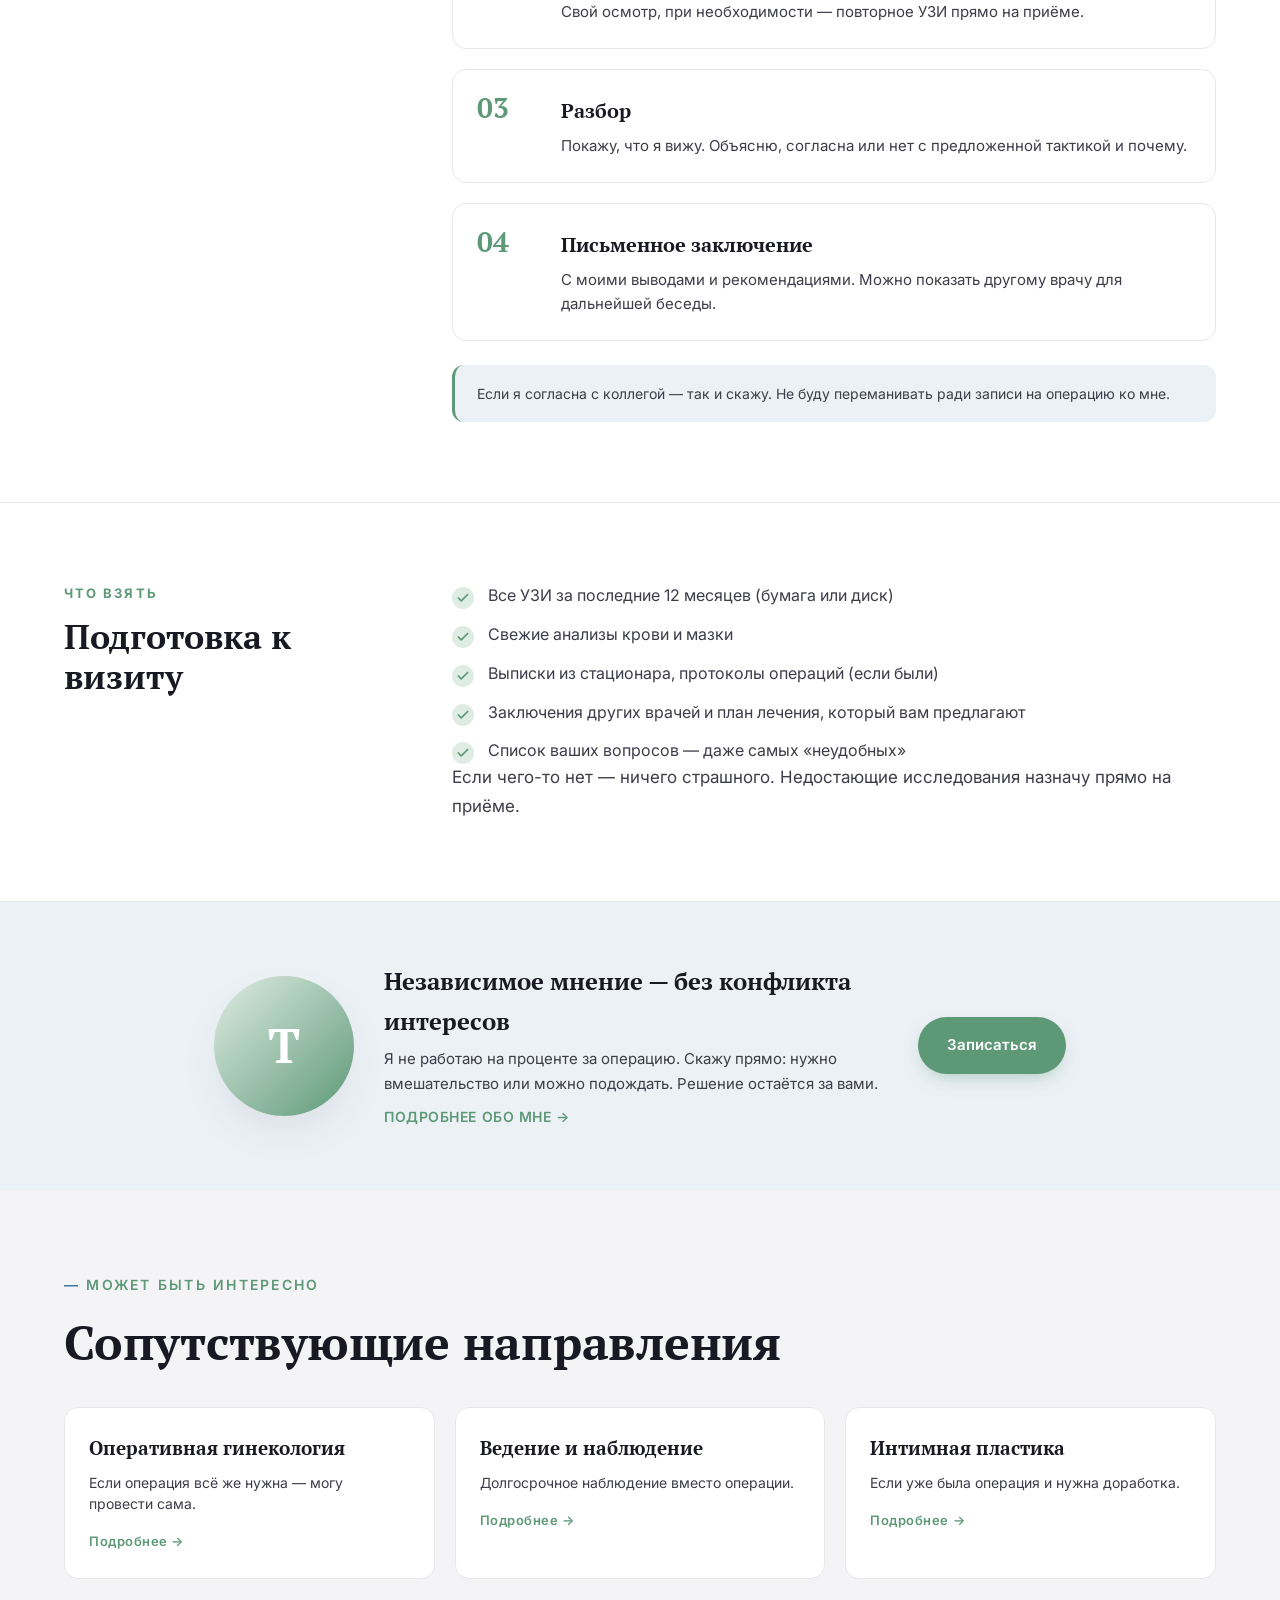
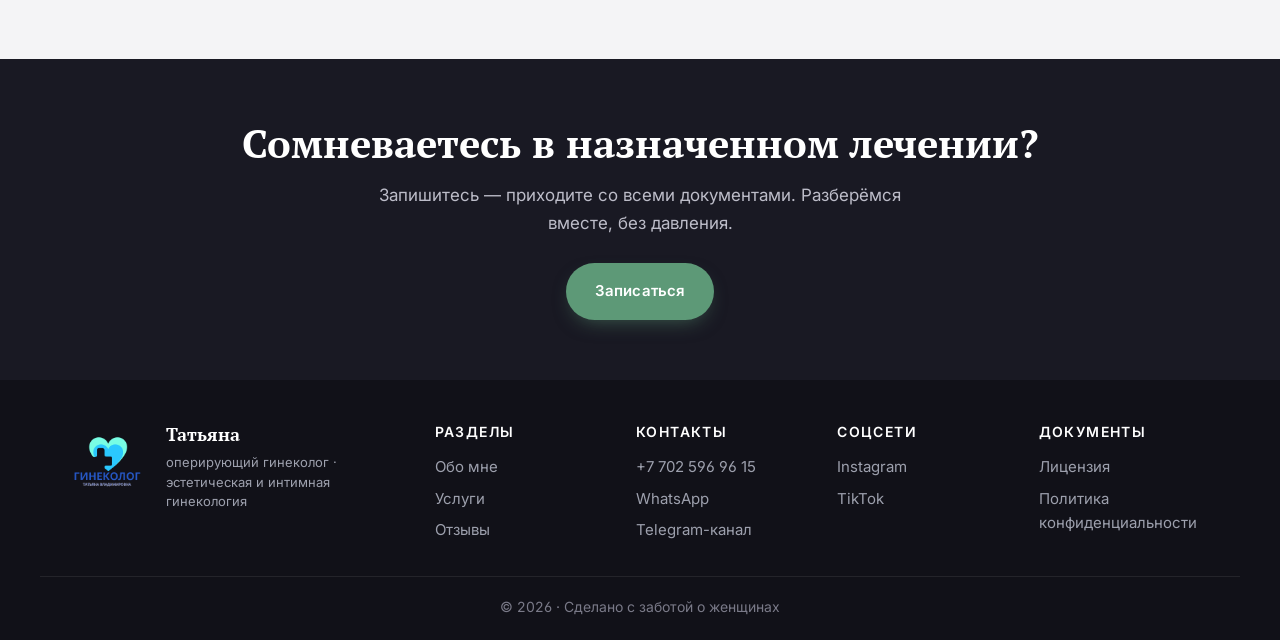
<file: services/second-opinion.html>
<!DOCTYPE html>
<html lang="ru">
<head>
<meta charset="UTF-8">
<meta name="referrer" content="strict-origin-when-cross-origin">
<meta name="viewport" content="width=device-width, initial-scale=1.0">
<title>Второе мнение гинеколога — независимая консультация · Татьяна</title>
<meta name="description" content="Второе мнение по гинекологическому диагнозу или плану лечения. Перепроверка показаний к операции. Спокойно, без навязывания. Запись к Татьяне.">
<meta property="og:title" content="Второе мнение — Татьяна, гинеколог">
<meta property="og:description" content="Если предложили операцию — разберём вместе. Без давления и без «у меня лучше».">
<meta property="og:type" content="article">
<link rel="icon" type="image/png" href="../images/logo.png">
<link rel="apple-touch-icon" href="../images/logo.png">
<meta property="og:image" content="../images/logo.png">
<meta property="og:site_name" content="Гинеколог Татьяна Владимировна">
<meta name="twitter:card" content="summary">
<meta name="twitter:image" content="../images/logo.png">
<link rel="preconnect" href="https://fonts.googleapis.com">
<link rel="preconnect" href="https://fonts.gstatic.com" crossorigin>
<link href="https://fonts.googleapis.com/css2?family=PT+Serif:ital,wght@0,400;0,700;1,400;1,700&family=Inter:wght@300;400;500;600;700&display=swap" rel="stylesheet">
<link rel="stylesheet" href="../styles.css">
<link rel="stylesheet" href="services.css">
</head>
<body>
<a href="https://wa.me/77025969615?text=Здравствуйте%2C%20хочу%20записаться%20на%20консультацию" target="_blank" rel="noopener" class="wa-float" aria-label="Написать в WhatsApp"><svg viewBox="0 0 32 32" aria-hidden="true"><path fill="currentColor" d="M16 .4C7.4.4.4 7.4.4 16c0 2.8.7 5.5 2.1 7.9L.3 31.7l8-2.1c2.3 1.3 4.9 1.9 7.6 1.9 8.6 0 15.6-7 15.6-15.6S24.6.4 16 .4zm0 28.4c-2.4 0-4.7-.6-6.7-1.9l-.5-.3-4.7 1.3 1.3-4.6-.3-.5C3.7 20.7 3 18.4 3 16 3 8.8 8.8 3 16 3s13 5.8 13 13-5.8 12.8-13 12.8zm7.2-9.6c-.4-.2-2.3-1.1-2.7-1.3s-.6-.2-.9.2-1 1.3-1.3 1.6-.5.2-.9 0-1.7-.6-3.2-2c-1.2-1.1-2-2.4-2.2-2.8s0-.6.2-.8c.2-.2.4-.5.6-.7.2-.2.3-.4.4-.7.1-.2 0-.5-.1-.7s-.9-2.2-1.2-3c-.3-.8-.7-.7-.9-.7h-.8c-.3 0-.7.1-1.1.5-.4.4-1.5 1.4-1.5 3.5s1.5 4 1.7 4.3c.2.3 3 4.6 7.3 6.4 1 .4 1.8.7 2.4.9 1 .3 1.9.3 2.7.2.8-.1 2.3-1 2.6-1.9.3-.9.3-1.7.2-1.9-.1-.2-.4-.3-.8-.5z"/></svg><span class="wa-float__tip">Написать в WhatsApp</span></a>
<header class="nav">
  <div class="container nav__inner">
    <a href="../index.html" class="nav__logo">
      <img class="nav__logo-img" src="../images/logo.png" alt="Гинеколог Татьяна Владимировна" onerror="this.style.display='none';this.nextElementSibling.style.display='grid'">
      <span class="nav__logo-mark" style="display:none">T</span>
      <span class="nav__logo-text">Татьяна<br><small>гинеколог · хирург</small></span>
    </a>
    <nav class="nav__links">
      <a href="../index.html#about">Обо мне</a><a href="../index.html#services">Услуги</a><a href="../index.html#advantages">Почему я</a><a href="../index.html#reviews">Отзывы</a><a href="../index.html#faq">Вопросы</a><a href="../index.html#contact">Контакты</a>
    </nav>
    <a href="../index.html#contact" class="btn btn--primary nav__cta">Записаться</a>
  </div>
</header>

<section class="svc-hero">
  <div class="container svc-hero__inner">
    <div>
      <nav class="crumbs"><a href="../index.html">Главная</a><span>›</span><a href="../index.html#services">Услуги</a><span>›</span>Второе мнение</nav>
      <div class="svc-hero__eyebrow">Независимая консультация</div>
      <h1 class="svc-hero__title">Консультация второго мнения</h1>
      <p class="svc-hero__lead">
        Если вам предложили операцию, поставили диагноз или назначили лечение — приходите.
        Разберём вместе, без «у меня лучше» и без давления.
      </p>
      <div class="svc-hero__facts">
        <div class="svc-hero__fact"><b>20–30 мин</b><span>визит</span></div>
        <div class="svc-hero__fact"><b>Без операции</b><span>по умолчанию</span></div>
        <div class="svc-hero__fact"><b>Письменно</b><span>заключение</span></div>
      </div>
      <div class="svc-hero__cta">
        <a href="../index.html#contact" class="btn btn--primary">Записаться на консультацию</a>
        <a href="#how" class="btn btn--ghost">Как проходит →</a>
      </div>
    </div>
    <div class="svc-hero__visual"><img src="../images/services/second-opinion.jpg" alt="Консультация второго мнения — фото" loading="lazy" onerror="this.remove()">⌬</div>
  </div>
</section>

<section class="svc-block">
  <div class="container svc-block__inner">
    <div class="svc-block__head">
      <div class="svc-block__eyebrow">Когда нужно</div>
      <h2 class="svc-block__title">Зачем приходить за вторым мнением</h2>
    </div>
    <div class="svc-block__body">
      <p>
        В гинекологии много ситуаций, где один врач предлагает операцию, а другой — наблюдение.
        Где разные клиники называют разные диагнозы по одному и тому же УЗИ. Это нормально:
        медицина — не математика, но <strong>вы имеете право узнать больше одной версии</strong>.
      </p>
      <p>Чаще всего ко мне за вторым мнением приходят:</p>
      <ul class="svc-list">
        <li>Когда уже предложили операцию (миома, киста, эндометриоз), но хочется убедиться</li>
        <li>Когда поставлен непонятный или пугающий диагноз</li>
        <li>Когда лечение длится месяцами без результата</li>
        <li>Когда хочется услышать про альтернативы (например, без удаления матки)</li>
        <li>После уже проведённой операции — оценить результат и план дальнейших действий</li>
      </ul>
    </div>
  </div>
</section>

<section class="svc-block" id="how">
  <div class="container svc-block__inner">
    <div class="svc-block__head">
      <div class="svc-block__eyebrow">Как проходит</div>
      <h2 class="svc-block__title">Что мы будем делать</h2>
    </div>
    <div class="svc-block__body">
      <div class="svc-steps">
        <div class="svc-step"><div><h4>Принесите все документы</h4><p>УЗИ, анализы, выписки, протоколы операций. Чем больше — тем точнее разговор.</p></div></div>
        <div class="svc-step"><div><h4>Осмотр</h4><p>Свой осмотр, при необходимости — повторное УЗИ прямо на приёме.</p></div></div>
        <div class="svc-step"><div><h4>Разбор</h4><p>Покажу, что я вижу. Объясню, согласна или нет с предложенной тактикой и почему.</p></div></div>
        <div class="svc-step"><div><h4>Письменное заключение</h4><p>С моими выводами и рекомендациями. Можно показать другому врачу для дальнейшей беседы.</p></div></div>
      </div>
      <div class="svc-note">
        Если я согласна с коллегой — так и скажу. Не буду переманивать ради записи на операцию ко мне.
      </div>
    </div>
  </div>
</section>

<section class="svc-block">
  <div class="container svc-block__inner">
    <div class="svc-block__head">
      <div class="svc-block__eyebrow">Что взять</div>
      <h2 class="svc-block__title">Подготовка к визиту</h2>
    </div>
    <div class="svc-block__body">
      <ul class="svc-list">
        <li>Все УЗИ за последние 12 месяцев (бумага или диск)</li>
        <li>Свежие анализы крови и мазки</li>
        <li>Выписки из стационара, протоколы операций (если были)</li>
        <li>Заключения других врачей и план лечения, который вам предлагают</li>
        <li>Список ваших вопросов — даже самых «неудобных»</li>
      </ul>
      <p>Если чего-то нет — ничего страшного. Недостающие исследования назначу прямо на приёме.</p>
    </div>
  </div>
</section>

<section class="svc-doctor">
  <div class="container svc-doctor__inner">
    <div class="svc-doctor__photo">Т</div>
    <div class="svc-doctor__text">
      <h3>Независимое мнение — без конфликта интересов</h3>
      <p>Я не работаю на проценте за операцию. Скажу прямо: нужно вмешательство или можно подождать. Решение остаётся за вами.</p>
      <a href="../index.html#about">Подробнее обо мне →</a>
    </div>
    <a href="../index.html#contact" class="btn btn--primary">Записаться</a>
  </div>
</section>

<section class="svc-related">
  <div class="container">
    <div class="section-eyebrow">Может быть интересно</div>
    <h2 class="section-title">Сопутствующие направления</h2>
    <div class="svc-related__grid">
      <a href="surgery.html"><h4>Оперативная гинекология</h4><p>Если операция всё же нужна — могу провести сама.</p><span>Подробнее →</span></a>
      <a href="observation.html"><h4>Ведение и наблюдение</h4><p>Долгосрочное наблюдение вместо операции.</p><span>Подробнее →</span></a>
      <a href="intimate-plasty.html"><h4>Интимная пластика</h4><p>Если уже была операция и нужна доработка.</p><span>Подробнее →</span></a>
    </div>
  </div>
</section>

<section class="svc-cta">
  <div class="container">
    <h2>Сомневаетесь в назначенном лечении?</h2>
    <p>Запишитесь — приходите со всеми документами. Разберёмся вместе, без давления.</p>
    <a href="../index.html#contact" class="btn btn--primary">Записаться</a>
  </div>
</section>

<footer class="footer">
  <div class="container footer__inner">
    <div class="footer__brand"><img class="footer__logo-img" src="../images/logo.png" alt="Гинеколог Татьяна Владимировна" onerror="this.style.display='none';this.nextElementSibling.style.display='inline-grid'"><span class="nav__logo-mark" style="display:none">T</span><div><b>Татьяна</b><br><small>оперирующий гинеколог · эстетическая и интимная гинекология</small></div></div>
    <div class="footer__cols">
      <div><h5>Разделы</h5><a href="../index.html#about">Обо мне</a><a href="../index.html#services">Услуги</a><a href="../index.html#reviews">Отзывы</a></div>
      <div><h5>Контакты</h5><a href="tel:+77025969615">+7 702 596 96 15</a><a href="https://wa.me/77025969615">WhatsApp</a><a href="https://t.me/+KmnrLPu9nuU3OWZi" target="_blank" rel="noopener">Telegram-канал</a></div><div><h5>Соцсети</h5><a href="https://www.instagram.com/ginekolog.tatyana" target="_blank" rel="noopener">Instagram</a><a href="https://www.tiktok.com/@ginekolog.tatyana" target="_blank" rel="noopener">TikTok</a></div>
      <div><h5>Документы</h5><a href="#" data-lic-open>Лицензия</a><a href="../policy.html">Политика конфиденциальности</a></div>
    </div>
  </div>
  <div class="footer__bottom container">© 2026 · Сделано с заботой о женщинах</div>
</footer>
<!-- ===== COOKIE BAR ===== -->
<div class="cookie-bar" id="cookieBar" hidden>
  <div class="cookie-bar__text">
    Мы используем cookie, чтобы сайт работал удобнее.
    Продолжая пользоваться сайтом, вы соглашаетесь с
    <a href="../policy.html">политикой конфиденциальности</a> и обработкой персональных данных.
  </div>
  <button type="button" class="cookie-bar__btn" id="cookieAccept">Принимаю</button>
</div>
<script>
(function(){
  var bar=document.getElementById('cookieBar');
  if(!bar)return;
  try{
    if(localStorage.getItem('cookieAccepted')==='1')return;
  }catch(e){}
  bar.hidden=false;
  document.getElementById('cookieAccept').addEventListener('click',function(){
    try{localStorage.setItem('cookieAccepted','1')}catch(e){}
    bar.classList.add('hide');
    setTimeout(function(){bar.hidden=true},350);
  });
})();
</script>

<!-- ===== ПОПАП ЛИЦЕНЗИЙ ===== -->
<div class="lic-modal" id="licenseModal" aria-hidden="true" role="dialog" aria-label="Лицензии">
  <div class="lic-modal__backdrop" data-lic-close></div>
  <button class="lic-modal__close" data-lic-close aria-label="Закрыть">
    <svg viewBox="0 0 24 24" fill="none" stroke="currentColor" stroke-width="2" stroke-linecap="round"><path d="M6 6l12 12M18 6L6 18"/></svg>
  </button>
  <div class="lic-modal__stage">
    <div class="lic-modal__head">
      <div class="section-eyebrow">Документы</div>
      <h3>Лицензии и разрешения</h3>
      <p>Откройте PDF-файл в новой вкладке</p>
    </div>
    <div class="lic-grid">
      <a href="../docs/license-1.pdf" target="_blank" rel="noopener" class="lic-card">
        <span class="lic-card__icon">PDF</span>
        <div class="lic-card__body"><b>Лицензия № 1</b><small>открыть в новой вкладке</small></div>
        <span class="lic-card__arrow">→</span>
      </a>
      <a href="../docs/license-2.pdf" target="_blank" rel="noopener" class="lic-card">
        <span class="lic-card__icon">PDF</span>
        <div class="lic-card__body"><b>Лицензия № 2</b><small>открыть в новой вкладке</small></div>
        <span class="lic-card__arrow">→</span>
      </a>
    </div>
  </div>
</div>
<script>
(function(){
  var m=document.getElementById('licenseModal');
  if(!m)return;
  document.querySelectorAll('[data-lic-open]').forEach(function(b){b.addEventListener('click',function(e){
    e.preventDefault();m.classList.add('show');document.body.style.overflow='hidden';
  });});
  m.querySelectorAll('[data-lic-close]').forEach(function(el){el.addEventListener('click',function(){
    m.classList.remove('show');document.body.style.overflow='';
  });});
  document.addEventListener('keydown',function(e){
    if(e.key==='Escape'&&m.classList.contains('show')){m.classList.remove('show');document.body.style.overflow='';}
  });
})();
</script>

</body>
</html>
</file>
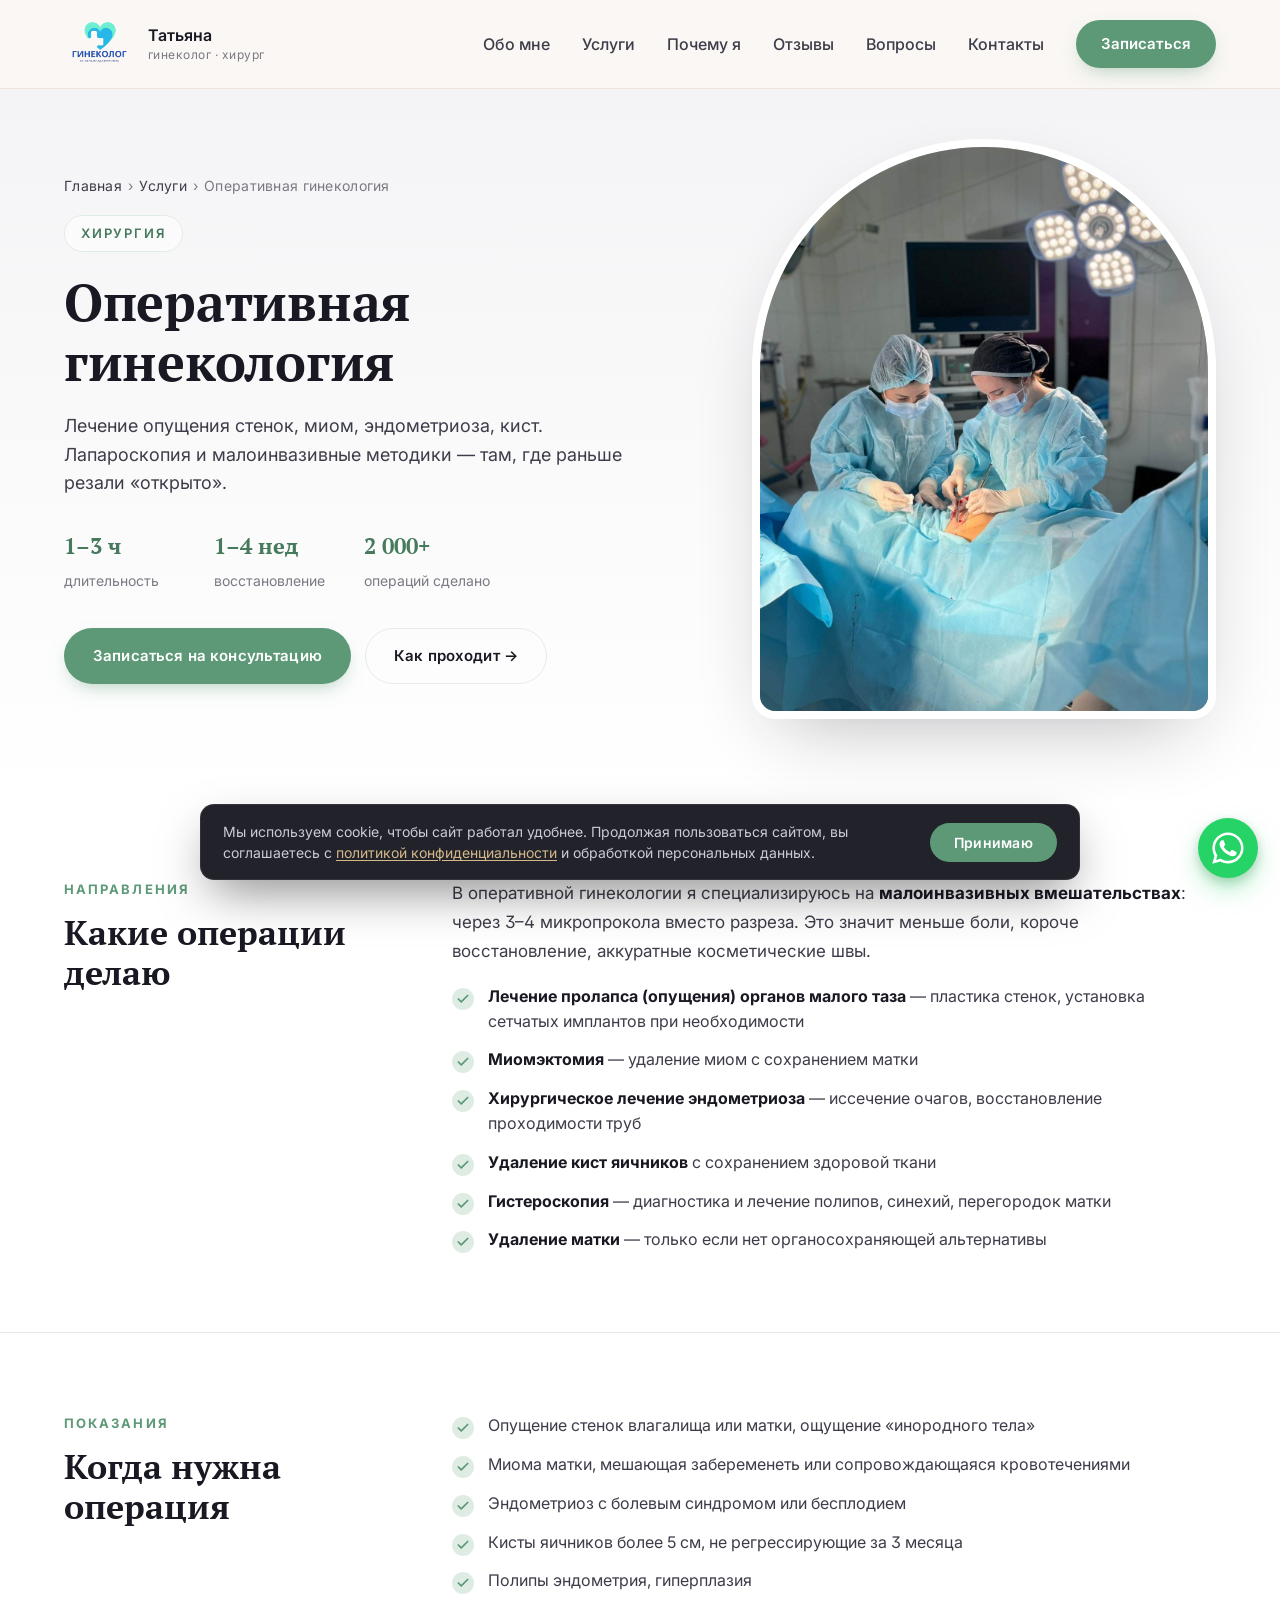
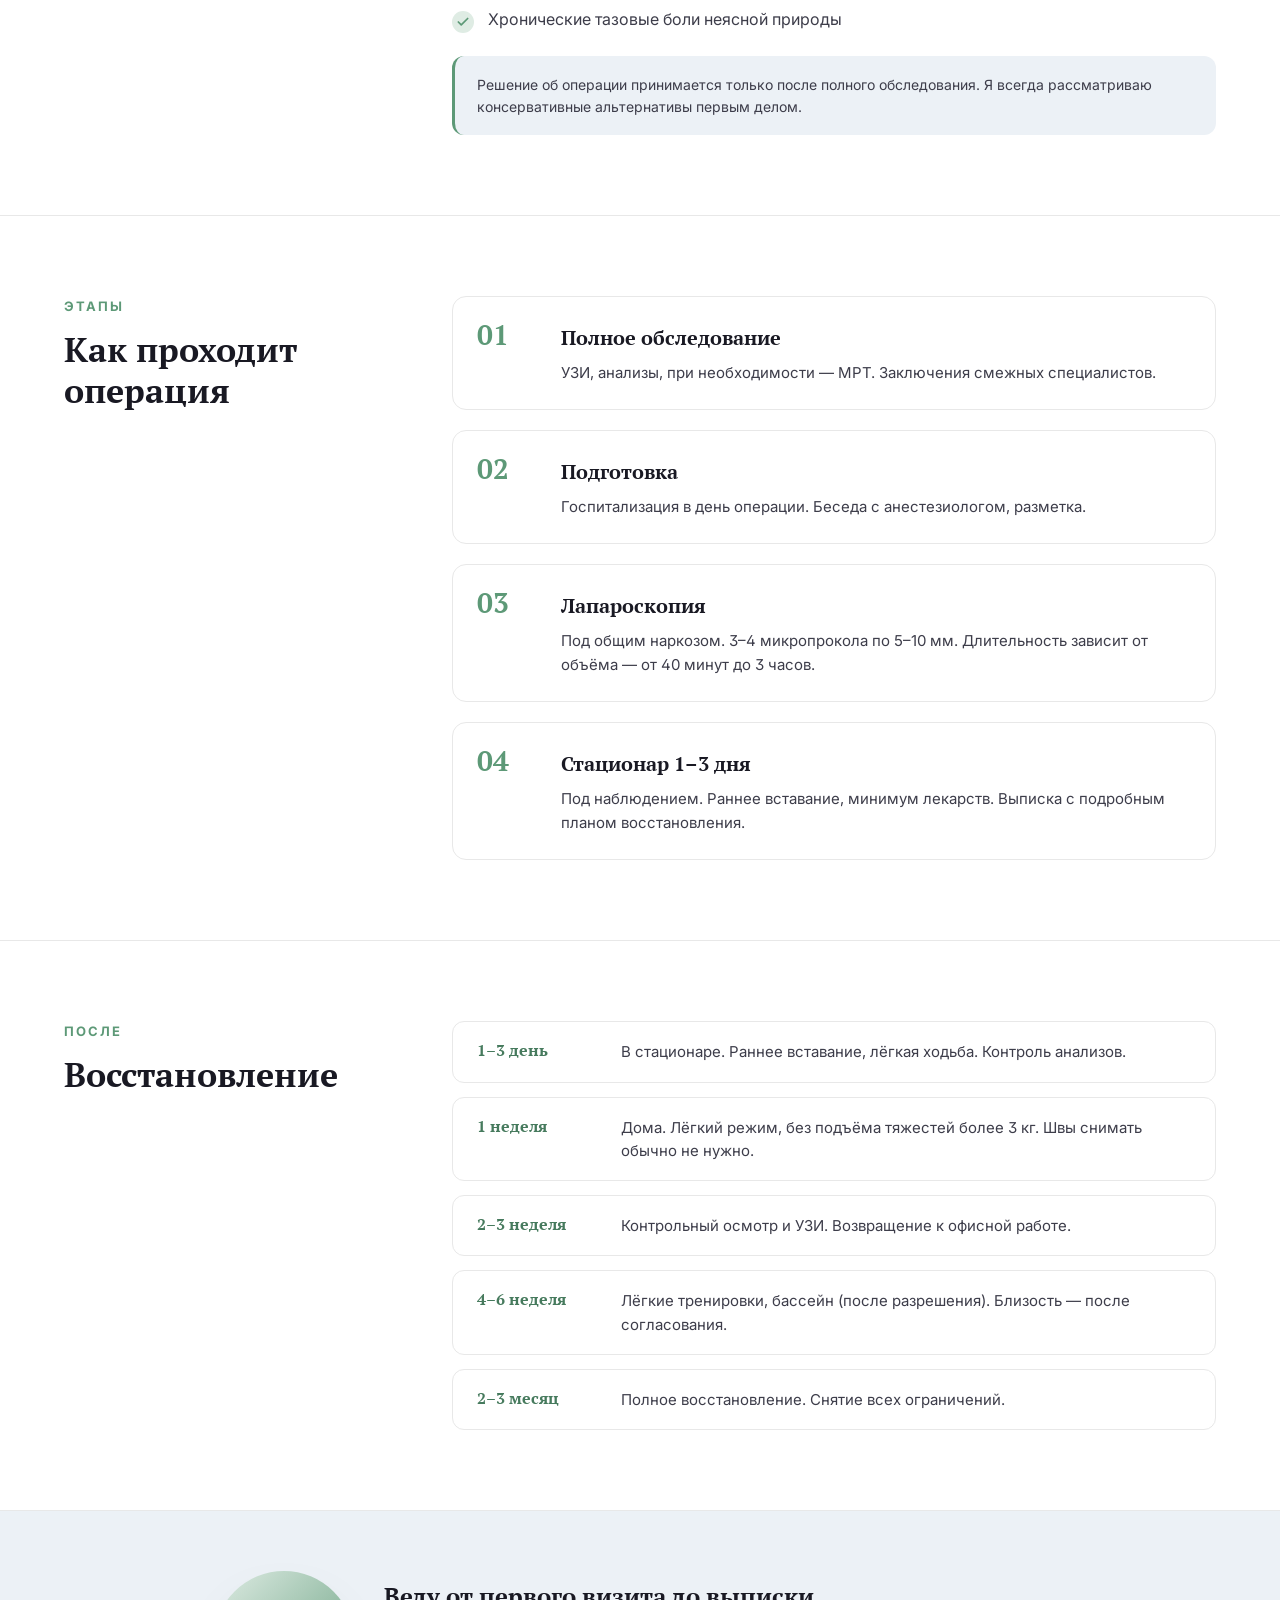
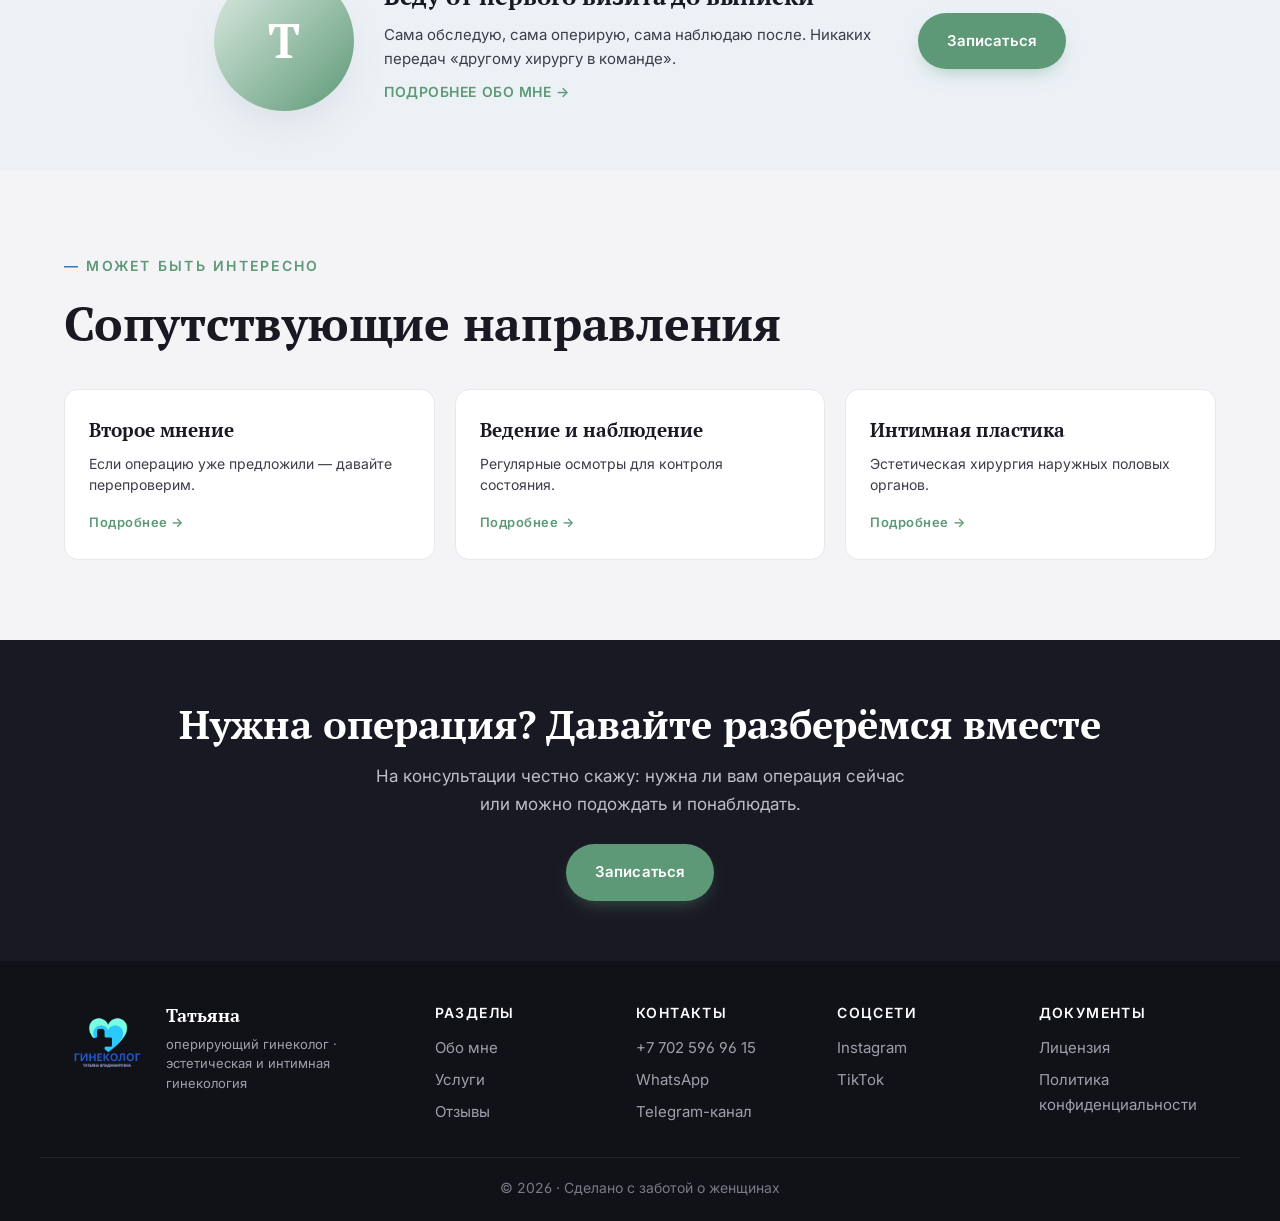
<file: services/surgery.html>
<!DOCTYPE html>
<html lang="ru">
<head>
<meta charset="UTF-8">
<meta name="referrer" content="strict-origin-when-cross-origin">
<meta name="viewport" content="width=device-width, initial-scale=1.0">
<title>Оперативная гинекология — лапароскопия, лечение опущения, миом · Татьяна</title>
<meta name="description" content="Оперативная гинекология: лечение опущения стенок влагалища, миом, эндометриоза, кист. Лапароскопия и малоинвазивные методики. Запись к Татьяне.">
<meta property="og:title" content="Оперативная гинекология — Татьяна">
<meta property="og:description" content="Лапароскопия и малоинвазивная хирургия. 2000+ операций, аккуратный косметический шов.">
<meta property="og:type" content="article">
<link rel="icon" type="image/png" href="../images/logo.png">
<link rel="apple-touch-icon" href="../images/logo.png">
<meta property="og:image" content="../images/logo.png">
<meta property="og:site_name" content="Гинеколог Татьяна Владимировна">
<meta name="twitter:card" content="summary">
<meta name="twitter:image" content="../images/logo.png">
<link rel="preconnect" href="https://fonts.googleapis.com">
<link rel="preconnect" href="https://fonts.gstatic.com" crossorigin>
<link href="https://fonts.googleapis.com/css2?family=PT+Serif:ital,wght@0,400;0,700;1,400;1,700&family=Inter:wght@300;400;500;600;700&display=swap" rel="stylesheet">
<link rel="stylesheet" href="../styles.css">
<link rel="stylesheet" href="services.css">
<script type="application/ld+json">
{"@context":"https://schema.org","@type":"MedicalProcedure","name":"Оперативная гинекология","procedureType":"https://schema.org/SurgicalProcedure","performer":{"@type":"Physician","name":"Татьяна","medicalSpecialty":"Гинекология"}}
</script>
</head>
<body>
<a href="https://wa.me/77025969615?text=Здравствуйте%2C%20хочу%20записаться%20на%20консультацию" target="_blank" rel="noopener" class="wa-float" aria-label="Написать в WhatsApp"><svg viewBox="0 0 32 32" aria-hidden="true"><path fill="currentColor" d="M16 .4C7.4.4.4 7.4.4 16c0 2.8.7 5.5 2.1 7.9L.3 31.7l8-2.1c2.3 1.3 4.9 1.9 7.6 1.9 8.6 0 15.6-7 15.6-15.6S24.6.4 16 .4zm0 28.4c-2.4 0-4.7-.6-6.7-1.9l-.5-.3-4.7 1.3 1.3-4.6-.3-.5C3.7 20.7 3 18.4 3 16 3 8.8 8.8 3 16 3s13 5.8 13 13-5.8 12.8-13 12.8zm7.2-9.6c-.4-.2-2.3-1.1-2.7-1.3s-.6-.2-.9.2-1 1.3-1.3 1.6-.5.2-.9 0-1.7-.6-3.2-2c-1.2-1.1-2-2.4-2.2-2.8s0-.6.2-.8c.2-.2.4-.5.6-.7.2-.2.3-.4.4-.7.1-.2 0-.5-.1-.7s-.9-2.2-1.2-3c-.3-.8-.7-.7-.9-.7h-.8c-.3 0-.7.1-1.1.5-.4.4-1.5 1.4-1.5 3.5s1.5 4 1.7 4.3c.2.3 3 4.6 7.3 6.4 1 .4 1.8.7 2.4.9 1 .3 1.9.3 2.7.2.8-.1 2.3-1 2.6-1.9.3-.9.3-1.7.2-1.9-.1-.2-.4-.3-.8-.5z"/></svg><span class="wa-float__tip">Написать в WhatsApp</span></a>
<header class="nav">
  <div class="container nav__inner">
    <a href="../index.html" class="nav__logo">
      <img class="nav__logo-img" src="../images/logo.png" alt="Гинеколог Татьяна Владимировна" onerror="this.style.display='none';this.nextElementSibling.style.display='grid'">
      <span class="nav__logo-mark" style="display:none">T</span>
      <span class="nav__logo-text">Татьяна<br><small>гинеколог · хирург</small></span>
    </a>
    <nav class="nav__links">
      <a href="../index.html#about">Обо мне</a><a href="../index.html#services">Услуги</a><a href="../index.html#advantages">Почему я</a><a href="../index.html#reviews">Отзывы</a><a href="../index.html#faq">Вопросы</a><a href="../index.html#contact">Контакты</a>
    </nav>
    <a href="../index.html#contact" class="btn btn--primary nav__cta">Записаться</a>
  </div>
</header>

<section class="svc-hero">
  <div class="container svc-hero__inner">
    <div>
      <nav class="crumbs"><a href="../index.html">Главная</a><span>›</span><a href="../index.html#services">Услуги</a><span>›</span>Оперативная гинекология</nav>
      <div class="svc-hero__eyebrow">Хирургия</div>
      <h1 class="svc-hero__title">Оперативная гинекология</h1>
      <p class="svc-hero__lead">
        Лечение опущения стенок, миом, эндометриоза, кист. Лапароскопия и
        малоинвазивные методики — там, где раньше резали «открыто».
      </p>
      <div class="svc-hero__facts">
        <div class="svc-hero__fact"><b>1–3 ч</b><span>длительность</span></div>
        <div class="svc-hero__fact"><b>1–4 нед</b><span>восстановление</span></div>
        <div class="svc-hero__fact"><b>2 000+</b><span>операций сделано</span></div>
      </div>
      <div class="svc-hero__cta">
        <a href="../index.html#contact" class="btn btn--primary">Записаться на консультацию</a>
        <a href="#how" class="btn btn--ghost">Как проходит →</a>
      </div>
    </div>
    <div class="svc-hero__visual"><img src="../images/services/surgery.jpg" alt="Оперативная гинекология — фото" loading="lazy" onerror="this.remove()">✚</div>
  </div>
</section>

<section class="svc-block">
  <div class="container svc-block__inner">
    <div class="svc-block__head">
      <div class="svc-block__eyebrow">Направления</div>
      <h2 class="svc-block__title">Какие операции делаю</h2>
    </div>
    <div class="svc-block__body">
      <p>В оперативной гинекологии я специализируюсь на <strong>малоинвазивных вмешательствах</strong>: через 3–4 микропрокола вместо разреза. Это значит меньше боли, короче восстановление, аккуратные косметические швы.</p>
      <ul class="svc-list">
        <li><strong>Лечение пролапса (опущения) органов малого таза</strong> — пластика стенок, установка сетчатых имплантов при необходимости</li>
        <li><strong>Миомэктомия</strong> — удаление миом с сохранением матки</li>
        <li><strong>Хирургическое лечение эндометриоза</strong> — иссечение очагов, восстановление проходимости труб</li>
        <li><strong>Удаление кист яичников</strong> с сохранением здоровой ткани</li>
        <li><strong>Гистероскопия</strong> — диагностика и лечение полипов, синехий, перегородок матки</li>
        <li><strong>Удаление матки</strong> — только если нет органосохраняющей альтернативы</li>
      </ul>
    </div>
  </div>
</section>

<section class="svc-block">
  <div class="container svc-block__inner">
    <div class="svc-block__head">
      <div class="svc-block__eyebrow">Показания</div>
      <h2 class="svc-block__title">Когда нужна операция</h2>
    </div>
    <div class="svc-block__body">
      <ul class="svc-list">
        <li>Опущение стенок влагалища или матки, ощущение «инородного тела»</li>
        <li>Миома матки, мешающая забеременеть или сопровождающаяся кровотечениями</li>
        <li>Эндометриоз с болевым синдромом или бесплодием</li>
        <li>Кисты яичников более 5 см, не регрессирующие за 3 месяца</li>
        <li>Полипы эндометрия, гиперплазия</li>
        <li>Хронические тазовые боли неясной природы</li>
      </ul>
      <div class="svc-note">
        Решение об операции принимается только после полного обследования. Я всегда
        рассматриваю консервативные альтернативы первым делом.
      </div>
    </div>
  </div>
</section>

<section class="svc-block" id="how">
  <div class="container svc-block__inner">
    <div class="svc-block__head">
      <div class="svc-block__eyebrow">Этапы</div>
      <h2 class="svc-block__title">Как проходит операция</h2>
    </div>
    <div class="svc-block__body">
      <div class="svc-steps">
        <div class="svc-step"><div><h4>Полное обследование</h4><p>УЗИ, анализы, при необходимости — МРТ. Заключения смежных специалистов.</p></div></div>
        <div class="svc-step"><div><h4>Подготовка</h4><p>Госпитализация в день операции. Беседа с анестезиологом, разметка.</p></div></div>
        <div class="svc-step"><div><h4>Лапароскопия</h4><p>Под общим наркозом. 3–4 микропрокола по 5–10 мм. Длительность зависит от объёма — от 40 минут до 3 часов.</p></div></div>
        <div class="svc-step"><div><h4>Стационар 1–3 дня</h4><p>Под наблюдением. Раннее вставание, минимум лекарств. Выписка с подробным планом восстановления.</p></div></div>
      </div>
    </div>
  </div>
</section>

<section class="svc-block">
  <div class="container svc-block__inner">
    <div class="svc-block__head">
      <div class="svc-block__eyebrow">После</div>
      <h2 class="svc-block__title">Восстановление</h2>
    </div>
    <div class="svc-block__body">
      <div class="svc-recovery">
        <div class="svc-recovery__row"><div class="svc-recovery__when">1–3 день</div><div class="svc-recovery__what">В стационаре. Раннее вставание, лёгкая ходьба. Контроль анализов.</div></div>
        <div class="svc-recovery__row"><div class="svc-recovery__when">1 неделя</div><div class="svc-recovery__what">Дома. Лёгкий режим, без подъёма тяжестей более 3 кг. Швы снимать обычно не нужно.</div></div>
        <div class="svc-recovery__row"><div class="svc-recovery__when">2–3 неделя</div><div class="svc-recovery__what">Контрольный осмотр и УЗИ. Возвращение к офисной работе.</div></div>
        <div class="svc-recovery__row"><div class="svc-recovery__when">4–6 неделя</div><div class="svc-recovery__what">Лёгкие тренировки, бассейн (после разрешения). Близость — после согласования.</div></div>
        <div class="svc-recovery__row"><div class="svc-recovery__when">2–3 месяц</div><div class="svc-recovery__what">Полное восстановление. Снятие всех ограничений.</div></div>
      </div>
    </div>
  </div>
</section>

<section class="svc-doctor">
  <div class="container svc-doctor__inner">
    <div class="svc-doctor__photo">Т</div>
    <div class="svc-doctor__text">
      <h3>Веду от первого визита до выписки</h3>
      <p>Сама обследую, сама оперирую, сама наблюдаю после. Никаких передач «другому хирургу в команде».</p>
      <a href="../index.html#about">Подробнее обо мне →</a>
    </div>
    <a href="../index.html#contact" class="btn btn--primary">Записаться</a>
  </div>
</section>

<section class="svc-related">
  <div class="container">
    <div class="section-eyebrow">Может быть интересно</div>
    <h2 class="section-title">Сопутствующие направления</h2>
    <div class="svc-related__grid">
      <a href="second-opinion.html"><h4>Второе мнение</h4><p>Если операцию уже предложили — давайте перепроверим.</p><span>Подробнее →</span></a>
      <a href="observation.html"><h4>Ведение и наблюдение</h4><p>Регулярные осмотры для контроля состояния.</p><span>Подробнее →</span></a>
      <a href="intimate-plasty.html"><h4>Интимная пластика</h4><p>Эстетическая хирургия наружных половых органов.</p><span>Подробнее →</span></a>
    </div>
  </div>
</section>

<section class="svc-cta">
  <div class="container">
    <h2>Нужна операция? Давайте разберёмся вместе</h2>
    <p>На консультации честно скажу: нужна ли вам операция сейчас или можно подождать и понаблюдать.</p>
    <a href="../index.html#contact" class="btn btn--primary">Записаться</a>
  </div>
</section>

<footer class="footer">
  <div class="container footer__inner">
    <div class="footer__brand"><img class="footer__logo-img" src="../images/logo.png" alt="Гинеколог Татьяна Владимировна" onerror="this.style.display='none';this.nextElementSibling.style.display='inline-grid'"><span class="nav__logo-mark" style="display:none">T</span><div><b>Татьяна</b><br><small>оперирующий гинеколог · эстетическая и интимная гинекология</small></div></div>
    <div class="footer__cols">
      <div><h5>Разделы</h5><a href="../index.html#about">Обо мне</a><a href="../index.html#services">Услуги</a><a href="../index.html#reviews">Отзывы</a></div>
      <div><h5>Контакты</h5><a href="tel:+77025969615">+7 702 596 96 15</a><a href="https://wa.me/77025969615">WhatsApp</a><a href="https://t.me/+KmnrLPu9nuU3OWZi" target="_blank" rel="noopener">Telegram-канал</a></div><div><h5>Соцсети</h5><a href="https://www.instagram.com/ginekolog.tatyana" target="_blank" rel="noopener">Instagram</a><a href="https://www.tiktok.com/@ginekolog.tatyana" target="_blank" rel="noopener">TikTok</a></div>
      <div><h5>Документы</h5><a href="#" data-lic-open>Лицензия</a><a href="../policy.html">Политика конфиденциальности</a></div>
    </div>
  </div>
  <div class="footer__bottom container">© 2026 · Сделано с заботой о женщинах</div>
</footer>
<!-- ===== COOKIE BAR ===== -->
<div class="cookie-bar" id="cookieBar" hidden>
  <div class="cookie-bar__text">
    Мы используем cookie, чтобы сайт работал удобнее.
    Продолжая пользоваться сайтом, вы соглашаетесь с
    <a href="../policy.html">политикой конфиденциальности</a> и обработкой персональных данных.
  </div>
  <button type="button" class="cookie-bar__btn" id="cookieAccept">Принимаю</button>
</div>
<script>
(function(){
  var bar=document.getElementById('cookieBar');
  if(!bar)return;
  try{
    if(localStorage.getItem('cookieAccepted')==='1')return;
  }catch(e){}
  bar.hidden=false;
  document.getElementById('cookieAccept').addEventListener('click',function(){
    try{localStorage.setItem('cookieAccepted','1')}catch(e){}
    bar.classList.add('hide');
    setTimeout(function(){bar.hidden=true},350);
  });
})();
</script>

<!-- ===== ПОПАП ЛИЦЕНЗИЙ ===== -->
<div class="lic-modal" id="licenseModal" aria-hidden="true" role="dialog" aria-label="Лицензии">
  <div class="lic-modal__backdrop" data-lic-close></div>
  <button class="lic-modal__close" data-lic-close aria-label="Закрыть">
    <svg viewBox="0 0 24 24" fill="none" stroke="currentColor" stroke-width="2" stroke-linecap="round"><path d="M6 6l12 12M18 6L6 18"/></svg>
  </button>
  <div class="lic-modal__stage">
    <div class="lic-modal__head">
      <div class="section-eyebrow">Документы</div>
      <h3>Лицензии и разрешения</h3>
      <p>Откройте PDF-файл в новой вкладке</p>
    </div>
    <div class="lic-grid">
      <a href="../docs/license-1.pdf" target="_blank" rel="noopener" class="lic-card">
        <span class="lic-card__icon">PDF</span>
        <div class="lic-card__body"><b>Лицензия № 1</b><small>открыть в новой вкладке</small></div>
        <span class="lic-card__arrow">→</span>
      </a>
      <a href="../docs/license-2.pdf" target="_blank" rel="noopener" class="lic-card">
        <span class="lic-card__icon">PDF</span>
        <div class="lic-card__body"><b>Лицензия № 2</b><small>открыть в новой вкладке</small></div>
        <span class="lic-card__arrow">→</span>
      </a>
    </div>
  </div>
</div>
<script>
(function(){
  var m=document.getElementById('licenseModal');
  if(!m)return;
  document.querySelectorAll('[data-lic-open]').forEach(function(b){b.addEventListener('click',function(e){
    e.preventDefault();m.classList.add('show');document.body.style.overflow='hidden';
  });});
  m.querySelectorAll('[data-lic-close]').forEach(function(el){el.addEventListener('click',function(){
    m.classList.remove('show');document.body.style.overflow='';
  });});
  document.addEventListener('keydown',function(e){
    if(e.key==='Escape'&&m.classList.contains('show')){m.classList.remove('show');document.body.style.overflow='';}
  });
})();
</script>

</body>
</html>
</file>
<file: styles.css>
/* ===== TOKENS (палитра с lubnindoc.ru) ===== */
:root{
  --bg: #ffffff;
  --bg-2: #f4f4f6;
  --cream: #ecf1f6;
  --ink: #191923;
  --ink-2: #3d3d4a;
  --muted: #7a7a85;
  --line: #e8e8e8;
  --accent: #5d9977;       /* мягкий зелёный */
  --accent-2: #467a5d;
  --accent-soft: #dfece4;
  --gold: #3e76a5;         /* приглушённый синий */
  --white: #fff;
  --radius: 18px;
  --radius-sm: 10px;
  --shadow: 0 18px 60px -28px rgba(25,25,35,.22);
  --shadow-lg: 0 30px 80px -30px rgba(25,25,35,.32);
  --serif: "PT Serif", "Times New Roman", Georgia, serif;
  --sans: "Inter", -apple-system, BlinkMacSystemFont, "Segoe UI", Roboto, sans-serif;
}

*{box-sizing:border-box;margin:0;padding:0}
html{scroll-behavior:smooth}
body{
  font-family:var(--sans);
  background:var(--bg);
  color:var(--ink);
  line-height:1.65;
  font-size:17px;
  font-feature-settings:"liga","kern","ss01";
  text-rendering:optimizeLegibility;
  -webkit-font-smoothing:antialiased;
  -moz-osx-font-smoothing:grayscale;
}
p{font-size:inherit}
a{color:inherit;text-decoration:none}
img,svg{display:block;max-width:100%}

.container{max-width:1200px;margin:0 auto;padding:0 24px}

/* ===== BUTTONS ===== */
.btn{
  display:inline-flex;align-items:center;justify-content:center;gap:8px;
  padding:15px 28px;border-radius:999px;font-weight:600;font-size:15px;
  letter-spacing:.01em;
  border:1px solid transparent;cursor:pointer;transition:.25s ease;
  white-space:nowrap;font-family:inherit;
}
.btn--primary{background:var(--accent);color:#fff;box-shadow:0 8px 20px -8px rgba(93,153,119,.55)}
.btn--primary:hover{background:var(--accent-2);transform:translateY(-2px);box-shadow:0 14px 30px -10px rgba(70,122,93,.55)}
.btn--ghost{background:transparent;color:var(--ink);border-color:var(--line)}
.btn--ghost:hover{border-color:var(--ink);background:#fff}
.btn--full{width:100%}

/* ===== SECTION HEAD ===== */
.section-eyebrow{
  display:inline-block;font-size:14px;letter-spacing:.16em;text-transform:uppercase;
  color:var(--accent);margin-bottom:18px;font-weight:600;
}
.section-eyebrow::before{content:"— ";color:var(--gold)}
.section-title{
  font-family:var(--serif);font-weight:700;font-size:clamp(30px,4vw,48px);
  line-height:1.2;letter-spacing:-.005em;color:var(--ink);margin-bottom:20px;
}
.section-title em{font-style:italic;color:var(--accent-2)}
.section-lead{font-size:18px;color:var(--ink-2);max-width:640px;line-height:1.6}
.section-head{margin-bottom:60px;max-width:760px}
.section-head--center{margin-left:auto;margin-right:auto;text-align:center}

/* ===== NAV ===== */
.nav{
  position:sticky;top:0;z-index:50;
  background:rgba(250,246,242,.85);backdrop-filter:blur(14px);
  border-bottom:1px solid rgba(230,216,204,.6);
}
.nav__inner{display:flex;align-items:center;gap:32px;padding:8px 24px}
.nav__logo{display:flex;align-items:center;gap:12px}
.nav__logo-img{height:72px;width:auto;object-fit:contain;display:block}
.nav__logo-fallback{display:flex;align-items:center;gap:12px}
.footer__logo-img{height:88px;width:auto;object-fit:contain;display:block;filter:brightness(1.1)}
@media (max-width:600px){.nav__logo-img{height:60px}}
.nav__logo-mark{
  width:42px;height:42px;border-radius:50%;background:var(--accent);color:#fff;
  display:grid;place-items:center;font-family:var(--serif);font-size:20px;font-weight:700;
}
.nav__logo-text{font-size:16px;font-weight:600;line-height:1.15}
.nav__logo-text small{font-size:12px;color:var(--muted);font-weight:400;letter-spacing:.04em}
.nav__links{display:flex;gap:32px;margin-left:auto;font-size:16px;font-weight:500}
.nav__links a{color:var(--ink-2);transition:.2s}
.nav__links a:hover{color:var(--accent)}
.nav__cta{padding:11px 24px;font-size:15px}
.nav__burger{
  display:none;width:46px;height:46px;border-radius:50%;cursor:pointer;border:0;padding:0;
  position:relative;flex-shrink:0;
  background:linear-gradient(135deg,var(--accent) 0%,var(--accent-2) 100%);
  box-shadow:0 8px 20px -6px rgba(93,153,119,.5), inset 0 1px 0 rgba(255,255,255,.25);
  transition:transform .3s ease, box-shadow .3s ease;
  animation:burgerPulse 3s ease-in-out infinite;
}
.nav__burger:hover{transform:scale(1.06);box-shadow:0 12px 28px -6px rgba(93,153,119,.65), inset 0 1px 0 rgba(255,255,255,.35)}
.nav__burger:active{transform:scale(.96)}
.nav__burger span{
  position:absolute;left:50%;display:block;height:2px;background:#fff;border-radius:2px;
  transform-origin:center;transition:.4s cubic-bezier(.5,.2,.2,1);
}
.nav__burger span:nth-child(1){top:15px;width:18px;transform:translateX(-50%)}
.nav__burger span:nth-child(2){top:22px;width:12px;transform:translateX(-50%) translateX(-3px)}
.nav__burger span:nth-child(3){top:29px;width:18px;transform:translateX(-50%)}
body.menu-open .nav__burger{animation:none}
body.menu-open .nav__burger span:nth-child(1){top:22px;width:20px;transform:translateX(-50%) rotate(45deg)}
body.menu-open .nav__burger span:nth-child(2){opacity:0;transform:translateX(-50%) scaleX(0)}
body.menu-open .nav__burger span:nth-child(3){top:22px;width:20px;transform:translateX(-50%) rotate(-45deg)}
@keyframes burgerPulse{
  0%,100%{box-shadow:0 8px 20px -6px rgba(93,153,119,.5), inset 0 1px 0 rgba(255,255,255,.25), 0 0 0 0 rgba(93,153,119,.35)}
  50%{box-shadow:0 8px 20px -6px rgba(93,153,119,.5), inset 0 1px 0 rgba(255,255,255,.25), 0 0 0 10px rgba(93,153,119,0)}
}

/* ===== HERO ===== */
.hero{position:relative;overflow:hidden;padding:80px 0 100px}
.hero__bg-blob{
  position:absolute;right:-200px;top:-200px;width:700px;height:700px;border-radius:50%;
  background:radial-gradient(circle, #ecf1f6 0%, transparent 65%);z-index:0;
}
.hero__inner{position:relative;z-index:1;display:grid;grid-template-columns:1.1fr .9fr;gap:60px;align-items:center}
.hero__eyebrow{
  display:inline-block;padding:7px 16px;border:1px solid var(--accent-soft);border-radius:999px;
  font-size:13px;letter-spacing:.14em;text-transform:uppercase;color:var(--accent-2);
  background:rgba(255,255,255,.6);margin-bottom:24px;font-weight:600;
}
.hero__title{
  font-family:var(--serif);font-weight:700;font-size:clamp(40px,5.4vw,68px);line-height:1.15;
  letter-spacing:-.01em;margin-bottom:28px;
}
.hero__title em{font-style:italic;color:var(--accent-2)}
.hero__lead{font-size:19px;line-height:1.6;color:var(--ink-2);max-width:520px;margin-bottom:36px}
.hero__cta{display:flex;gap:14px;flex-wrap:wrap;margin-bottom:48px}
.hero__stats{display:flex;gap:40px;flex-wrap:wrap}
.hero__stats > div{display:flex;flex-direction:column}
.hero__stats b{font-family:var(--serif);font-size:32px;font-weight:700;color:var(--accent-2);line-height:1}
.hero__stats span{font-size:15px;color:var(--ink-2);margin-top:8px;letter-spacing:.01em;font-weight:500}

.hero__photo{position:relative}
.hero__photo-frame{
  position:relative;border-radius:240px 240px 24px 24px;overflow:hidden;
  box-shadow:var(--shadow-lg);aspect-ratio:4/5;max-width:440px;margin-left:auto;
  border:8px solid #fff;
}
.hero__photo-frame img{
  width:100%;height:100%;object-fit:cover;object-position:center top;display:block;
}
.hero__photo-badge{
  position:absolute;left:-30px;bottom:40px;background:#fff;padding:14px 22px;
  border-radius:999px;box-shadow:var(--shadow);font-size:15px;font-weight:600;
  display:flex;align-items:center;gap:8px;
}
.hero__photo-badge span{color:var(--gold);font-size:18px}

/* ===== TRUST ===== */
.trust{background:var(--ink);color:#d0d0d8;padding:22px 0;font-size:15px;letter-spacing:.05em}
.trust__inner{display:flex;justify-content:center;gap:18px;flex-wrap:wrap;text-align:center}

/* ===== ABOUT ===== */
.about{padding:120px 0;background:var(--bg)}
.about__inner{display:grid;grid-template-columns:.85fr 1.15fr;gap:80px;align-items:center}
.about__photo{position:relative}
.about__photo-frame{
  border-radius:24px;overflow:hidden;box-shadow:var(--shadow-lg);
  aspect-ratio:9/11;max-width:420px;
}
.about__photo-frame img{
  width:100%;height:100%;object-fit:cover;object-position:center;display:block;
}
.about__quote{
  position:absolute;right:-20px;bottom:30px;background:#fff;padding:26px 30px;border-radius:18px;
  box-shadow:var(--shadow);font-family:var(--serif);font-style:italic;font-size:19px;font-weight:400;
  color:var(--accent-2);max-width:300px;line-height:1.45;
}
.about__text p{margin-bottom:18px;font-size:17px;line-height:1.7;color:var(--ink-2)}
.about__list{list-style:none;margin-top:28px;display:grid;gap:14px}
.about__list li{
  padding-left:28px;position:relative;font-size:16px;color:var(--ink-2);line-height:1.55;
}
.about__list li::before{
  content:"❀";position:absolute;left:0;top:0;color:var(--accent);font-size:14px;
}

/* ===== SERVICES ===== */
.services{padding:120px 0;background:linear-gradient(180deg,var(--bg-2) 0%, var(--bg) 100%)}
.services__grid{display:grid;grid-template-columns:repeat(3,1fr);gap:24px}
.service{
  background:#fff;padding:36px 30px;border-radius:var(--radius);border:1px solid var(--line);
  transition:.3s;opacity:0;transform:translateY(20px);
}
.service.in{opacity:1;transform:translateY(0)}
.service:hover{transform:translateY(-6px);box-shadow:var(--shadow);border-color:var(--accent-soft)}
.service__icon{
  width:56px;height:56px;border-radius:50%;background:var(--accent-soft);color:var(--accent-2);
  display:grid;place-items:center;font-size:24px;margin-bottom:24px;
}
.service h3{font-family:var(--serif);font-size:22px;font-weight:700;margin-bottom:14px;line-height:1.25}
.service p{font-size:16px;line-height:1.6;color:var(--ink-2);margin-bottom:20px}
.service__link{color:var(--accent);font-size:15px;font-weight:600;letter-spacing:.02em}

/* ===== ADVANTAGES ===== */
.adv{padding:120px 0;background:var(--cream);position:relative;overflow:hidden}
.adv::before{
  content:"";position:absolute;left:-100px;top:50%;width:400px;height:400px;border-radius:50%;
  background:radial-gradient(circle,var(--accent-soft) 0%,transparent 70%);opacity:.5;
}
.adv__grid{display:grid;grid-template-columns:repeat(3,1fr);gap:24px;position:relative;z-index:1}
.adv__card{
  background:#fff;padding:40px 32px;border-radius:var(--radius);position:relative;
  transition:.4s;opacity:0;transform:translateY(24px);border:1px solid transparent;
}
.adv__card.in{opacity:1;transform:translateY(0)}
.adv__card:hover{transform:translateY(-6px);box-shadow:var(--shadow)}
.adv__card--accent{background:var(--accent);color:#fff}
.adv__card--accent .adv__num{color:rgba(255,255,255,.4)}
.adv__card--accent p{color:rgba(255,255,255,.85)}
.adv__num{
  font-family:var(--serif);font-size:42px;color:var(--accent-soft);font-weight:700;
  line-height:1;margin-bottom:18px;font-style:italic;
}
.adv__card h3{font-family:var(--serif);font-size:22px;font-weight:700;margin-bottom:14px;line-height:1.3}
.adv__card p{font-size:16px;line-height:1.6;color:var(--ink-2)}

/* ===== PROCESS (живая ветвь) ===== */
.process{padding:120px 0;background:linear-gradient(180deg,#fff 0%,var(--bg-2) 100%);position:relative;overflow:hidden}
.process .section-head{margin-bottom:40px}

.path{
  position:relative;display:grid;grid-template-columns:repeat(4,1fr);gap:20px;
  padding:80px 0 60px;min-height:380px;
}
.path__svg{
  position:absolute;left:0;top:50%;transform:translateY(-50%);
  width:100%;height:360px;overflow:visible;pointer-events:none;z-index:0;
}
.path__branch{
  stroke-dasharray:2500;stroke-dashoffset:2500;
  transition:stroke-dashoffset 2.5s cubic-bezier(.5,0,.2,1);
}
.path.in .path__branch{stroke-dashoffset:0}
.path__leaves path{opacity:0;transform-origin:center;transition:opacity .6s, transform .6s}
.path.in .path__leaves path{opacity:.5;transform:scale(1)}
.path.in .path__leaves path:nth-child(1){transition-delay:.8s}
.path.in .path__leaves path:nth-child(2){transition-delay:1.1s}
.path.in .path__leaves path:nth-child(3){transition-delay:1.5s}
.path.in .path__leaves path:nth-child(4){transition-delay:1.8s}
.path.in .path__leaves path:nth-child(5){transition-delay:2.1s}

.path__step{
  position:relative;z-index:1;text-align:center;display:flex;flex-direction:column;align-items:center;gap:18px;
  opacity:0;transform:translateY(20px);transition:.7s;
}
.path__step--top{justify-content:flex-start;align-self:start}
.path__step--bot{justify-content:flex-end;align-self:end;flex-direction:column-reverse}
.path.in .path__step{opacity:1;transform:translateY(0)}
.path.in .path__step:nth-child(3){transition-delay:.4s}
.path.in .path__step:nth-child(4){transition-delay:.8s}
.path.in .path__step:nth-child(5){transition-delay:1.2s}
.path.in .path__step:nth-child(6){transition-delay:1.6s}

/* узел-цветок */
.path__node{
  position:relative;width:64px;height:64px;border-radius:50%;
  background:#fff;display:grid;place-items:center;
  box-shadow:0 8px 24px -10px rgba(93,153,119,.4), 0 0 0 1px var(--line);
  transition:.35s;cursor:pointer;
}
.path__node::before{
  content:"";position:absolute;inset:-10px;border-radius:50%;
  background:radial-gradient(circle,rgba(93,153,119,.35) 0%,transparent 70%);
  opacity:0;transition:.4s;z-index:-1;
}
.path__node::after{
  content:"";position:absolute;inset:0;border-radius:50%;
  border:1.5px solid var(--accent);transform:scale(.85);opacity:0;transition:.4s;
}
.path__node svg{width:26px;height:26px;fill:var(--accent);transition:.3s}
.path__step:hover .path__node{transform:scale(1.12);box-shadow:0 14px 30px -10px rgba(93,153,119,.55)}
.path__step:hover .path__node::before{opacity:1}
.path__step:hover .path__node::after{transform:scale(1.25);opacity:1}
.path__step:hover .path__node svg{fill:var(--accent-2)}

/* пульс на активном узле */
.path__node{animation:nodeBreath 4s ease-in-out infinite}
.path__step:nth-child(3) .path__node{animation-delay:.5s}
.path__step:nth-child(4) .path__node{animation-delay:1s}
.path__step:nth-child(5) .path__node{animation-delay:1.5s}
@keyframes nodeBreath{
  0%,100%{box-shadow:0 8px 24px -10px rgba(93,153,119,.35), 0 0 0 1px var(--line), 0 0 0 0 rgba(93,153,119,.25)}
  50%{box-shadow:0 8px 24px -10px rgba(93,153,119,.5), 0 0 0 1px var(--line), 0 0 0 10px rgba(93,153,119,0)}
}

/* карточка шага */
.path__card{
  background:#fff;padding:24px 24px;border-radius:14px;border:1px solid var(--line);
  max-width:280px;position:relative;transition:.3s;
  box-shadow:0 12px 30px -20px rgba(25,25,35,.18);
}
.path__step:hover .path__card{transform:translateY(-4px);border-color:var(--accent-soft);box-shadow:var(--shadow)}
.path__num{
  font-family:var(--sans);font-size:13px;color:var(--accent);letter-spacing:.18em;
  margin-bottom:10px;font-weight:700;text-transform:uppercase;
}
.path__card h4{font-family:var(--serif);font-size:22px;font-weight:700;margin-bottom:10px;color:var(--ink);line-height:1.25}
.path__card p{font-size:16px;line-height:1.6;color:var(--ink-2);margin:0}

/* CTA внутри Process */
.process__cta{
  margin-top:50px;text-align:center;display:grid;gap:18px;justify-items:center;
}
.process__cta-text{
  font-family:var(--serif);font-size:21px;line-height:1.4;color:var(--ink);font-weight:400;font-style:italic;
}
.process__cta-row{display:flex;gap:14px;flex-wrap:wrap;justify-content:center}
.process__cta-row .btn svg{margin-right:2px}
@media (max-width:600px){
  .process__cta{margin-top:30px}
  .process__cta-text{font-size:18px}
  .process__cta-row{flex-direction:column;width:100%}
  .process__cta-row .btn{width:100%}
}

/* связь карточка ↔ узел маленькой линией */
.path__step--top .path__card{order:2;margin-top:8px}
.path__step--top .path__node{order:1}
.path__step--bot .path__card{order:1;margin-bottom:8px}
.path__step--bot .path__node{order:2}

/* ======= МОБИЛЬНАЯ ВЕРТИКАЛЬНАЯ ВЕТВЬ ======= */
@media (max-width:860px){
  .path{
    grid-template-columns:1fr;gap:30px;padding:30px 0 20px;min-height:0;
    padding-left:60px;
  }
  .path__svg{
    left:24px;top:0;transform:none;width:24px;height:100%;
  }
  .path__svg{display:none}
  .path::before{
    content:"";position:absolute;left:30px;top:30px;bottom:30px;width:2px;
    background:repeating-linear-gradient(180deg,var(--accent) 0 8px,transparent 8px 16px);
    opacity:.4;
  }
  .path__step,
  .path__step--top,
  .path__step--bot{
    flex-direction:row !important;text-align:left;align-items:center;gap:18px;
    align-self:stretch;justify-content:flex-start;
  }
  .path__node{
    flex-shrink:0;width:54px;height:54px;
    position:absolute;left:0;margin-left:0;
  }
  .path__card{max-width:none;width:100%;margin:0 !important}
  .path__step--top .path__card,
  .path__step--bot .path__card{order:0;margin:0}
  .path__step{padding-left:70px;position:relative}
}

/* ===== REVIEWS (3D-карусель) ===== */
.reviews{padding:100px 0 120px;background:var(--bg-2);overflow:hidden}

.rev-carousel{
  position:relative;max-width:1100px;margin:0 auto;
  padding:30px 0 60px;perspective:1600px;
}

.rev-stage{
  position:relative;height:560px;
  display:flex;align-items:center;justify-content:center;
  transform-style:preserve-3d;
}

.rev-slide{
  position:absolute;left:50%;top:50%;
  width:340px;height:520px;
  margin-left:-170px;margin-top:-260px;
  border-radius:18px;background:#fff;
  box-shadow:0 24px 60px -20px rgba(25,25,35,.25), 0 0 0 1px rgba(0,0,0,.04);
  transition:transform .7s cubic-bezier(.22,.7,.2,1), opacity .7s, filter .7s;
  cursor:pointer;overflow:hidden;
  display:flex;flex-direction:column;
  backface-visibility:hidden;will-change:transform,opacity;
}
.rev-slide[data-broken="1"]{display:none}

/* фото-слайд (вертикальный скрин из мессенджера) */
.rev-slide--photo img{
  width:100%;height:100%;object-fit:cover;object-position:top center;display:block;
}

/* текстовый слайд */
.rev-slide--text{
  padding:44px 32px 32px;background:#fff;justify-content:center;
}
.rev-slide--text .rev-quote{
  font-family:var(--serif);font-size:120px;line-height:.4;
  color:var(--accent-soft);position:absolute;top:42px;left:24px;
}
.rev-slide--text blockquote{
  font-family:var(--serif);font-size:19px;font-weight:400;line-height:1.55;color:var(--ink);
  position:relative;z-index:1;margin-bottom:24px;
}
.rev-slide--text figcaption{
  color:var(--accent-2);font-size:15px;font-weight:600;letter-spacing:.04em;
}

/* позиции в стеке */
.rev-slide[data-pos="-2"]{transform:translate3d(-560px,0,-400px) rotateY(28deg) scale(.7);opacity:0;pointer-events:none}
.rev-slide[data-pos="-1"]{transform:translate3d(-320px,0,-200px) rotateY(22deg) scale(.84);opacity:.5;filter:saturate(.7) brightness(.9);z-index:2}
.rev-slide[data-pos="0"] {transform:translate3d(0,0,0)              rotateY(0)    scale(1);  opacity:1;z-index:5;cursor:default}
.rev-slide[data-pos="1"] {transform:translate3d(320px,0,-200px)  rotateY(-22deg) scale(.84);opacity:.5;filter:saturate(.7) brightness(.9);z-index:2}
.rev-slide[data-pos="2"] {transform:translate3d(560px,0,-400px)  rotateY(-28deg) scale(.7); opacity:0;pointer-events:none}
.rev-slide[data-pos="far"]{transform:translate3d(0,0,-600px) scale(.5);opacity:0;pointer-events:none}

/* лента — переход на боковом */
.rev-slide[data-pos="-1"]:hover,
.rev-slide[data-pos="1"]:hover{filter:saturate(1) brightness(1);opacity:.85}

/* стрелки */
.rev-arrow{
  position:absolute;top:50%;transform:translateY(-50%);z-index:10;
  width:54px;height:54px;border-radius:50%;cursor:pointer;
  background:#fff;border:1px solid var(--line);color:var(--ink);
  display:grid;place-items:center;
  box-shadow:0 12px 28px -10px rgba(25,25,35,.25);
  transition:.25s;
}
.rev-arrow svg{width:22px;height:22px}
.rev-arrow:hover{background:var(--accent);color:#fff;border-color:var(--accent);transform:translateY(-50%) scale(1.08)}
.rev-arrow--prev{left:0}
.rev-arrow--next{right:0}

/* точки */
.rev-dots{
  display:flex;gap:10px;justify-content:center;margin-top:30px;
}
.rev-dots button{
  width:8px;height:8px;border-radius:50%;cursor:pointer;
  background:rgba(25,25,35,.2);border:0;transition:.25s;padding:0;
}
.rev-dots button:hover{background:rgba(25,25,35,.4)}
.rev-dots button.active{
  background:var(--accent);width:30px;border-radius:4px;
}

/* счётчик */
.rev-counter{
  position:absolute;top:0;right:0;z-index:8;
  font-family:var(--serif);font-size:15px;color:var(--muted);letter-spacing:.1em;
  padding:8px 14px;background:rgba(255,255,255,.7);border-radius:999px;
  backdrop-filter:blur(6px);
}

@media (max-width:760px){
  .rev-stage{height:520px}
  .rev-slide{width:280px;height:480px;margin-left:-140px;margin-top:-240px}
  .rev-slide[data-pos="-1"]{transform:translate3d(-180px,0,-200px) rotateY(22deg) scale(.78)}
  .rev-slide[data-pos="1"] {transform:translate3d(180px,0,-200px)  rotateY(-22deg) scale(.78)}
  .rev-slide--text{padding:34px 24px 24px}
  .rev-slide--text blockquote{font-size:17px}
  .rev-arrow{width:46px;height:46px}
  .rev-counter{font-size:13px}
}
@media (max-width:480px){
  .rev-arrow--prev{left:-6px}
  .rev-arrow--next{right:-6px}
  .rev-slide[data-pos="-1"],.rev-slide[data-pos="1"]{opacity:.25}
}

/* ===== FAQ ===== */
.faq{padding:120px 0}
.faq__inner{display:grid;grid-template-columns:.9fr 1.1fr;gap:80px;align-items:start}
.faq__hint{color:var(--ink-2);margin:20px 0 28px}
.faq__list{display:grid;gap:14px}
.faq__list details{
  background:#fff;border-radius:var(--radius-sm);padding:22px 26px;border:1px solid var(--line);
  transition:.25s;
}
.faq__list details[open]{border-color:var(--accent-soft);box-shadow:var(--shadow)}
.faq__list summary{
  cursor:pointer;list-style:none;font-weight:600;font-size:18px;color:var(--ink);
  display:flex;justify-content:space-between;align-items:center;line-height:1.4;
}
.faq__list summary::-webkit-details-marker{display:none}
.faq__list summary::after{
  content:"+";font-family:var(--serif);font-size:28px;font-weight:300;color:var(--accent);
  transition:.25s;line-height:1;
}
.faq__list details[open] summary::after{transform:rotate(45deg)}
.faq__list p{margin-top:14px;color:var(--ink-2);font-size:16px;line-height:1.65}

/* ===== CONTACT ===== */
.contact{padding:120px 0;background:var(--ink);color:#e9dcd2;position:relative;overflow:hidden}
.contact::before{
  content:"";position:absolute;right:-200px;bottom:-200px;width:600px;height:600px;border-radius:50%;
  background:radial-gradient(circle,rgba(93,153,119,.22) 0%,transparent 70%);
}
.contact__inner{display:grid;grid-template-columns:1fr 1fr;gap:80px;position:relative;z-index:1}
.contact--simple .contact__inner{grid-template-columns:1fr;gap:50px;max-width:980px;margin:0 auto}
.contact__head{text-align:center;max-width:640px;margin:0 auto}
.contact__head .section-eyebrow{color:var(--gold)}
.contact__head > p{color:#c8c8d2;font-size:17px;line-height:1.6;margin-top:8px}
.contact__items--grid{
  display:grid;grid-template-columns:repeat(2,1fr);gap:16px;
}
.contact__item--hi{
  grid-column:1 / -1;
  background:linear-gradient(135deg,rgba(37,211,102,.12),rgba(37,211,102,.04)) !important;
  border-color:rgba(37,211,102,.3) !important;
}
.contact__item--hi:hover{
  background:linear-gradient(135deg,rgba(37,211,102,.18),rgba(37,211,102,.06)) !important;
  border-color:#25d366 !important;
}
.contact__item--hi span{background:#25d366 !important;width:52px !important;height:52px !important}
.contact__item--tg span{background:#229ED9 !important;color:#fff !important}
.contact__item--ig span{
  background:linear-gradient(135deg,#f58529 0%,#dd2a7b 50%,#8134af 100%) !important;color:#fff !important;
}
.contact__item--tt span{
  background:#000 !important;color:#fff !important;
  box-shadow:1.5px 0 0 #25f4ee, -1.5px 0 0 #fe2c55;
}
.contact__item--hi b{font-size:19px !important}
@media (max-width:700px){
  .contact__items--grid{grid-template-columns:1fr}
  .contact__item--hi{grid-column:auto}
}
.contact .section-title{color:#fff}
.contact .section-eyebrow{color:var(--gold)}
.contact__text > p{color:#c8c8d2;margin-bottom:36px;font-size:17px;line-height:1.6;max-width:440px}
.contact__items{display:grid;gap:16px}
.contact__item{
  display:flex;align-items:center;gap:18px;padding:18px 22px;border-radius:var(--radius-sm);
  background:rgba(255,255,255,.04);border:1px solid rgba(255,255,255,.08);transition:.25s;
}
.contact__item:hover{background:rgba(255,255,255,.08);border-color:var(--accent)}
.contact__item span{
  width:44px;height:44px;border-radius:50%;background:var(--accent);color:#fff;
  display:grid;place-items:center;font-size:18px;flex-shrink:0;
}
.contact__item b{display:block;color:#fff;font-size:17px;margin-bottom:4px;font-weight:600}
.contact__item small{color:#c0c0cc;font-size:14px}

.contact__form{
  background:#fff;color:var(--ink);padding:44px;border-radius:var(--radius);
  box-shadow:var(--shadow-lg);
}
.contact__form h3{
  font-family:var(--serif);font-size:28px;font-weight:700;margin-bottom:28px;color:var(--ink);line-height:1.25;
}
.contact__form label{display:block;margin-bottom:18px;font-size:15px;color:var(--ink-2);font-weight:600}
.contact__form label small{color:var(--muted);font-weight:400}
.contact__form input[type="text"],
.contact__form input[type="tel"],
.contact__form textarea{
  width:100%;margin-top:8px;padding:14px 18px;border:1px solid var(--line);border-radius:var(--radius-sm);
  font-family:inherit;font-size:16px;background:var(--bg-2);color:var(--ink);transition:.2s;font-weight:400;
}
.contact__form input::placeholder,
.contact__form textarea::placeholder{color:var(--muted);font-weight:400}
.contact__form input:focus,
.contact__form textarea:focus{outline:none;border-color:var(--accent);background:#fff}
.checkbox{display:flex !important;align-items:center;gap:10px;font-size:14px;color:var(--ink-2)}
.checkbox input{margin:0;accent-color:var(--accent)}
.thanks{
  margin-top:16px;padding:14px;background:var(--accent-soft);color:var(--accent-2);
  border-radius:var(--radius-sm);text-align:center;font-weight:500;display:none;
}
.thanks.show{display:block}

/* ===== FOOTER ===== */
.footer{background:#111118;color:#9da0ad;padding:40px 0 22px;font-size:15px;line-height:1.65}
.footer__inner{display:grid;grid-template-columns:1.1fr 2.6fr;gap:40px;padding-bottom:26px;border-bottom:1px solid rgba(255,255,255,.08)}
.footer__brand{display:flex;gap:14px;align-items:flex-start}
.footer__brand b{color:#fff;font-size:18px;font-family:var(--serif);font-weight:700}
.footer__brand small{font-size:13px;line-height:1.5;display:block;margin-top:4px}
.footer__cols{display:grid;grid-template-columns:repeat(4,1fr);gap:24px}
.footer__cols h5{color:#fff;margin-bottom:12px;font-size:14px;letter-spacing:.1em;text-transform:uppercase;font-weight:600}
.footer__cols a{display:block;color:#9da0ad;margin-bottom:7px;transition:.2s;font-size:15px}
.footer__cols a:hover{color:var(--accent)}
.footer__bottom{padding-top:18px;text-align:center;font-size:14px;color:#7a7a88}

/* ===== ABOUT REVEAL ===== */
.about__inner > *{opacity:0;transform:translateY(20px);transition:.6s}
.about__inner > *.in{opacity:1;transform:translateY(0)}

/* ===== RESPONSIVE ===== */
@media (max-width: 960px){
  .nav__links{
    position:fixed;inset:64px 0 auto 0;flex-direction:column;background:#fff;
    padding:24px;gap:18px;border-bottom:1px solid var(--line);
    transform:translateY(-120%);transition:.3s;
  }
  body.menu-open .nav__links{transform:translateY(0)}
  .nav__burger{display:block;order:0;margin-left:auto}
  .nav__cta{display:none}
  .hero{padding:60px 0 70px}
  .hero__inner,
  .about__inner,
  .faq__inner,
  .contact__inner{grid-template-columns:1fr;gap:50px}
  .hero__photo-frame{max-width:340px;margin:0 auto}
  .hero__photo-badge{left:0}
  .about__quote{position:static;margin-top:20px;max-width:none}
  .services__grid,
  .adv__grid{grid-template-columns:repeat(2,1fr)}
  .process__steps{grid-template-columns:repeat(2,1fr);gap:40px 20px}
  .process__steps::before{display:none}
  .reviews__grid{grid-template-columns:1fr}
  .footer__inner{grid-template-columns:1fr;gap:30px}
  .footer__cols{grid-template-columns:repeat(2,1fr);gap:28px}
  .about,.services,.adv,.process,.reviews,.faq,.contact{padding:80px 0}
}
@media (max-width: 600px){
  .services__grid,
  .adv__grid{grid-template-columns:1fr}
  .footer__cols{grid-template-columns:repeat(2,1fr);gap:24px 20px}
  .process__steps{grid-template-columns:1fr}
  .contact__form{padding:30px 24px}
  .hero__stats{gap:24px}
  .hero__stats b{font-size:28px}
}

/* ========================================================== */
/* ===== WOW-ЭФФЕКТЫ ======================================== */
/* ========================================================== */

/* --- 1. Полоса прогресса скролла --- */
.scroll-progress{
  position:fixed;top:0;left:0;right:0;height:3px;z-index:200;
  background:rgba(0,0,0,.04);pointer-events:none;
}
.scroll-progress span{
  display:block;height:100%;width:0;
  background:linear-gradient(90deg,var(--accent),var(--gold),var(--accent));
  background-size:200% 100%;
  box-shadow:0 0 12px rgba(93,153,119,.6);
  transition:width .1s linear;animation:gradFlow 4s linear infinite;
}
@keyframes gradFlow{to{background-position:200% 0}}

/* --- 2. Свечение за курсором --- */
.cursor-glow{
  position:fixed;left:0;top:0;width:400px;height:400px;border-radius:50%;
  background:radial-gradient(circle,rgba(93,153,119,.18) 0%,transparent 65%);
  pointer-events:none;z-index:1;mix-blend-mode:multiply;
  transition:opacity .3s;
}
@media (hover:none){.cursor-glow{display:none}}

/* --- 3. Боковая dot-навигация --- */
.dot-nav{
  position:fixed;right:24px;top:50%;transform:translateY(-50%);z-index:40;
  display:flex;flex-direction:column;gap:14px;
}
.dot-nav a{
  position:relative;width:10px;height:10px;border-radius:50%;
  background:transparent;border:1.5px solid var(--ink);opacity:.35;transition:.3s;
}
.dot-nav a:hover{opacity:1;transform:scale(1.3)}
.dot-nav a.active{background:var(--accent);border-color:var(--accent);opacity:1;transform:scale(1.3)}
.dot-nav a::before{
  content:attr(data-label);position:absolute;right:24px;top:50%;transform:translateY(-50%) translateX(8px);
  background:var(--ink);color:#fff;padding:6px 12px;border-radius:6px;font-size:12px;
  white-space:nowrap;opacity:0;pointer-events:none;transition:.25s;letter-spacing:.04em;
}
.dot-nav a:hover::before{opacity:1;transform:translateY(-50%) translateX(0)}
@media (max-width:960px){.dot-nav{display:none}}

/* --- 4. Плавающие декоративные элементы --- */
.leaf{
  position:fixed;pointer-events:none;z-index:0;color:var(--accent);opacity:.12;
}
.leaf--1{width:180px;height:180px;top:14%;left:-40px;animation:floatA 18s ease-in-out infinite}
.leaf--2{width:140px;height:140px;top:62%;right:6%;animation:floatB 22s ease-in-out infinite;color:var(--gold);opacity:.1}
.leaf--3{width:220px;height:220px;bottom:8%;left:8%;animation:floatA 26s ease-in-out infinite reverse;opacity:.08}
@keyframes floatA{
  0%,100%{transform:translate(0,0) rotate(0)}
  50%{transform:translate(30px,-40px) rotate(20deg)}
}
@keyframes floatB{
  0%,100%{transform:translate(0,0) rotate(0)}
  50%{transform:translate(-40px,30px) rotate(-25deg)}
}
@media (max-width:960px){.leaf{display:none}}

/* --- 5. Сплит-текст в hero --- */
.split-word{display:inline-block;white-space:nowrap}
.split-ch{
  display:inline-block;opacity:0;transform:translateY(.5em);
  animation:splitIn .7s cubic-bezier(.2,.7,.2,1) forwards;
}
@keyframes splitIn{to{opacity:1;transform:translateY(0)}}

/* hero-заголовок: запрещаем уродливые переносы внутри слов */
.hero__title{overflow-wrap:normal;word-break:normal;hyphens:none}

/* --- 6. Анимированный градиентный текст --- */
.grad-text{
  background:linear-gradient(90deg,var(--accent) 0%,var(--gold) 50%,var(--accent-2) 100%);
  background-size:200% auto;
  -webkit-background-clip:text;background-clip:text;color:transparent;
  animation:gradFlow 6s linear infinite;font-style:italic;
}

/* --- 7. Бегущая строка (marquee) --- */
.marquee{overflow:hidden;width:100%}
.marquee__track{
  display:inline-flex;gap:48px;white-space:nowrap;
  animation:marquee 45s linear infinite;
  padding-left:48px;
}
.marquee__track span{color:#d0d0d8;font-size:15px;letter-spacing:.04em;font-weight:500}
@keyframes marquee{
  from{transform:translateX(0)}
  to{transform:translateX(-50%)}
}
.marquee:hover .marquee__track{animation-play-state:paused}

/* --- 8. 3D-наклон карточек --- */
[data-tilt]{
  transform-style:preserve-3d;transition:transform .15s ease-out, box-shadow .3s;
  will-change:transform;
}
.service[data-tilt]:hover,
.adv__card[data-tilt]:hover{box-shadow:var(--shadow-lg)}

/* --- 9. Магнетическая кнопка primary --- */
.btn--primary{position:relative;overflow:hidden}
.btn--primary::after{
  content:"";position:absolute;inset:0;background:radial-gradient(circle at var(--mx,50%) var(--my,50%),rgba(255,255,255,.35) 0%,transparent 50%);
  opacity:0;transition:.3s;pointer-events:none;
}
.btn--primary:hover::after{opacity:1}

/* --- 10. Подчёркивание навигации on hover --- */
.nav__links a{position:relative}
.nav__links a::after{
  content:"";position:absolute;left:0;right:0;bottom:-6px;height:2px;
  background:var(--accent);transform:scaleX(0);transform-origin:left;transition:.3s;
}
.nav__links a:hover::after{transform:scaleX(1)}

/* --- 11. Hero photo: тонкое парение --- */
.hero__photo-frame{animation:bob 6s ease-in-out infinite}
@keyframes bob{
  0%,100%{transform:translateY(0)}
  50%{transform:translateY(-12px)}
}

/* --- 12. Сервис-иконка пульс --- */
.service:hover .service__icon{
  animation:pulse 1.2s ease infinite;
  background:var(--accent);color:#fff;
}
@keyframes pulse{
  0%,100%{box-shadow:0 0 0 0 rgba(93,153,119,.45)}
  50%{box-shadow:0 0 0 14px rgba(93,153,119,0)}
}

/* --- 13. Бейдж рейтинга — мягкое мерцание звезды --- */
.hero__photo-badge span{animation:starPulse 2.5s ease-in-out infinite}
@keyframes starPulse{
  0%,100%{transform:scale(1);text-shadow:0 0 0 transparent}
  50%{transform:scale(1.2);text-shadow:0 0 12px rgba(62,118,165,.6)}
}

/* --- 14. Курсор по форме — фокус выделяет тоном --- */
.contact__form input:focus,
.contact__form textarea:focus{
  box-shadow:0 0 0 4px rgba(93,153,119,.15);
}

/* ========================================================== */
/* ===== ПЛАВАЮЩАЯ КНОПКА WHATSAPP ========================== */
/* ========================================================== */
.wa-float{
  position:fixed;right:22px;bottom:22px;z-index:90;
  width:60px;height:60px;border-radius:50%;
  background:#25d366;color:#fff;
  display:grid;place-items:center;
  box-shadow:0 12px 28px -6px rgba(37,211,102,.55), 0 4px 12px rgba(0,0,0,.18);
  transition:transform .25s ease, box-shadow .25s ease;
  animation:waPulse 2.8s ease-in-out infinite;
}
.wa-float svg{width:32px;height:32px}
.wa-float:hover{
  transform:scale(1.08);
  box-shadow:0 16px 36px -6px rgba(37,211,102,.65), 0 6px 16px rgba(0,0,0,.22);
}
.wa-float:hover .wa-float__tip{opacity:1;transform:translateX(0)}
.wa-float__tip{
  position:absolute;right:74px;top:50%;transform:translateY(-50%) translateX(8px);
  background:#191923;color:#fff;
  padding:8px 14px;border-radius:8px;
  font-size:13px;font-weight:500;letter-spacing:.02em;white-space:nowrap;
  opacity:0;pointer-events:none;transition:.25s ease;
  box-shadow:0 6px 16px rgba(0,0,0,.2);
}
.wa-float__tip::after{
  content:"";position:absolute;left:100%;top:50%;transform:translateY(-50%);
  border:6px solid transparent;border-left-color:#191923;
}
@keyframes waPulse{
  0%,100%{box-shadow:0 12px 28px -6px rgba(37,211,102,.55), 0 4px 12px rgba(0,0,0,.18), 0 0 0 0 rgba(37,211,102,.5)}
  50%{box-shadow:0 12px 28px -6px rgba(37,211,102,.55), 0 4px 12px rgba(0,0,0,.18), 0 0 0 16px rgba(37,211,102,0)}
}
.contact__item--wa span{background:#25d366 !important}
@media (max-width:600px){
  .wa-float{right:14px;bottom:14px;width:54px;height:54px}
  .wa-float svg{width:28px;height:28px}
  .wa-float__tip{display:none}
}

/* ========================================================== */
/* ===== ЗАКРЫТЫЙ КАНАЛ ===================================== */
/* ========================================================== */
.club{
  position:relative;padding:100px 0;overflow:hidden;
  background:#0f1815;color:#e9e3d6;isolation:isolate;
}
.club__pattern{
  position:absolute;inset:0;pointer-events:none;
  background:
    radial-gradient(ellipse 60% 80% at 50% 50%, rgba(93,153,119,.18) 0%, transparent 60%),
    radial-gradient(ellipse 80% 100% at 50% 0%, rgba(212,184,138,.08) 0%, transparent 50%),
    linear-gradient(180deg,#0a1310 0%,#0f1815 50%,#0a1310 100%);
}
.club__pattern::after{
  content:"";position:absolute;inset:0;
  background-image:
    radial-gradient(circle at 18% 30%,rgba(255,255,255,.04) 0,transparent 1.5px),
    radial-gradient(circle at 75% 20%,rgba(255,255,255,.03) 0,transparent 1.5px),
    radial-gradient(circle at 35% 75%,rgba(255,255,255,.04) 0,transparent 1.5px),
    radial-gradient(circle at 82% 80%,rgba(255,255,255,.03) 0,transparent 1.5px);
  background-size:280px 280px;
}
.club__particles{position:absolute;inset:0;z-index:1;pointer-events:none}
.club__particles span{
  position:absolute;width:4px;height:4px;border-radius:50%;
  background:radial-gradient(circle,rgba(212,184,138,.7),transparent);
  animation:floatUp 16s linear infinite;
}
.club__particles span:nth-child(1){left:12%;bottom:0;animation-delay:0s;animation-duration:18s}
.club__particles span:nth-child(2){left:24%;bottom:0;animation-delay:2s;animation-duration:14s}
.club__particles span:nth-child(3){left:38%;bottom:0;animation-delay:5s;animation-duration:17s}
.club__particles span:nth-child(4){left:52%;bottom:0;animation-delay:1s;animation-duration:15s}
.club__particles span:nth-child(5){left:66%;bottom:0;animation-delay:6s;animation-duration:19s}
.club__particles span:nth-child(6){left:80%;bottom:0;animation-delay:3s;animation-duration:13s}
.club__particles span:nth-child(7){left:90%;bottom:0;animation-delay:8s;animation-duration:16s}
.club__particles span:nth-child(8){left:6%;bottom:0;animation-delay:4s;animation-duration:18s}
.club__particles span:nth-child(9){left:45%;bottom:0;animation-delay:9s;animation-duration:14s}
.club__particles span:nth-child(10){left:72%;bottom:0;animation-delay:7s;animation-duration:17s}

.club__inner{position:relative;z-index:2}
.club__card{
  max-width:680px;margin:0 auto;text-align:center;
  background:linear-gradient(180deg,rgba(255,255,255,.04) 0%,rgba(255,255,255,.02) 100%);
  border:1px solid rgba(255,255,255,.08);
  border-radius:24px;padding:50px 44px;
  box-shadow:0 30px 80px -20px rgba(0,0,0,.6), inset 0 1px 0 rgba(255,255,255,.06);
  backdrop-filter:blur(6px);
}

.club__badge{
  display:inline-flex;align-items:center;gap:10px;
  padding:8px 16px;border-radius:999px;
  background:rgba(212,184,138,.12);border:1px solid rgba(212,184,138,.3);
  color:#d4b88a;font-size:13px;font-weight:600;letter-spacing:.12em;text-transform:uppercase;
  margin-bottom:24px;
}
.club__lock{display:grid;place-items:center}
.club__lock svg{width:16px;height:16px}

.club__title{
  font-family:var(--serif);font-weight:700;font-size:clamp(28px,3.6vw,42px);
  line-height:1.2;color:#fff;margin-bottom:16px;
}

.club__lead{
  font-size:17px;line-height:1.6;color:#b8c3bc;margin-bottom:36px;max-width:520px;
  margin-left:auto;margin-right:auto;
}

.club__topics{
  display:grid;gap:14px;margin-bottom:32px;text-align:left;
}
.club__topic{
  display:grid;grid-template-columns:44px 1fr;gap:18px;align-items:center;
  padding:16px 20px;border-radius:14px;
  background:rgba(255,255,255,.03);border:1px solid rgba(255,255,255,.06);
  transition:.25s;
}
.club__topic:hover{
  background:rgba(255,255,255,.06);border-color:rgba(212,184,138,.25);
  transform:translateX(4px);
}
.club__topic-mark{
  display:grid;place-items:center;width:44px;height:44px;border-radius:50%;
  background:linear-gradient(135deg,rgba(212,184,138,.25),rgba(212,184,138,.08));
  color:#d4b88a;font-size:18px;
}
.club__topic b{display:block;color:#fff;font-size:16px;margin-bottom:2px;font-weight:600}
.club__topic small{color:#a0aaa3;font-size:14px;line-height:1.45}

.club__access{
  display:flex;align-items:center;gap:10px;justify-content:center;
  padding:14px 22px;border-radius:12px;margin-bottom:28px;
  background:rgba(212,184,138,.08);border:1px solid rgba(212,184,138,.2);
  color:#d4ccc0;font-size:14px;line-height:1.45;
}
.club__access strong{color:#d4b88a;font-weight:700}
.club__warn{font-size:18px}

.club__btn{
  font-size:16px;padding:16px 32px;
  background:linear-gradient(135deg,#d4b88a 0%,#8c6f47 100%);
  color:#1a1410;
  box-shadow:0 14px 30px -10px rgba(212,184,138,.45), inset 0 1px 0 rgba(255,255,255,.3);
  animation:clubPulse 2.5s ease-in-out infinite;
}
.club__btn:hover{
  background:linear-gradient(135deg,#e4c89a 0%,#9c7f57 100%);
  box-shadow:0 18px 40px -10px rgba(212,184,138,.55), inset 0 1px 0 rgba(255,255,255,.4);
}
@keyframes clubPulse{
  0%,100%{box-shadow:0 14px 30px -10px rgba(212,184,138,.45), inset 0 1px 0 rgba(255,255,255,.3), 0 0 0 0 rgba(212,184,138,.4)}
  50%{box-shadow:0 14px 30px -10px rgba(212,184,138,.45), inset 0 1px 0 rgba(255,255,255,.3), 0 0 0 16px rgba(212,184,138,0)}
}

.club__small{
  margin-top:14px;font-size:13px;color:#7a8580;letter-spacing:.04em;
}

@media (max-width:700px){
  .club{padding:70px 0}
  .club__card{padding:36px 22px}
  .club__topic{grid-template-columns:36px 1fr;gap:14px;padding:14px 16px}
  .club__topic-mark{width:36px;height:36px;font-size:16px}
  .club__access{font-size:13px;flex-wrap:wrap}
}

/* ========================================================== */
/* ===== КНОПКА И ПОПАП «СЕРТИФИКАТЫ» ======================= */
/* ========================================================== */
.about__certs-btn{
  display:inline-flex;align-items:center;gap:10px;
  margin-top:28px;padding:12px 22px;
  background:transparent;color:var(--accent-2);
  border:1.5px solid var(--accent-soft);border-radius:999px;
  font-family:inherit;font-size:15px;font-weight:600;cursor:pointer;
  transition:.25s ease;
}
.about__certs-btn:hover{
  background:var(--accent);color:#fff;border-color:var(--accent);
  transform:translateY(-2px);box-shadow:0 10px 24px -8px rgba(93,153,119,.5);
}
.about__certs-btn svg{color:currentColor}

.certs-modal{
  position:fixed;inset:0;z-index:300;display:none;
  align-items:center;justify-content:center;
  opacity:0;transition:opacity .4s;padding:20px;
}
.certs-modal.show{display:flex;opacity:1}
.certs-modal__backdrop{
  position:absolute;inset:0;
  background:rgba(20,15,12,.75);backdrop-filter:blur(6px);
}
.certs-modal__close{
  position:absolute;top:24px;right:24px;z-index:10;
  width:48px;height:48px;border-radius:50%;cursor:pointer;
  background:rgba(255,255,255,.1);border:1px solid rgba(255,255,255,.18);
  color:#fff;display:grid;place-items:center;transition:.25s;
}
.certs-modal__close:hover{background:rgba(255,255,255,.2);transform:rotate(90deg)}
.certs-modal__close svg{width:22px;height:22px}

.certs-modal__stage{
  position:relative;z-index:2;
  background:#fff;border-radius:20px;
  padding:40px;max-width:1100px;width:100%;max-height:90vh;overflow-y:auto;
  box-shadow:0 40px 100px -20px rgba(0,0,0,.5);
  animation:certsIn .5s cubic-bezier(.2,.7,.2,1);
}
@keyframes certsIn{
  from{opacity:0;transform:translateY(30px) scale(.97)}
  to{opacity:1;transform:translateY(0) scale(1)}
}
.certs-modal__head{text-align:center;margin-bottom:30px}
.certs-modal__head h3{
  font-family:var(--serif);font-size:clamp(24px,3vw,32px);font-weight:700;
  color:var(--ink);margin:8px 0 6px;line-height:1.2;
}
.certs-modal__head p{color:var(--muted);font-size:15px}

.certs-grid{display:grid;grid-template-columns:repeat(3,1fr);gap:20px}
.certs-grid__item{
  display:block;aspect-ratio:4/3;border-radius:12px;overflow:hidden;
  background:linear-gradient(180deg,#fafafa,#f0f0f2);
  border:1px solid var(--line);padding:10px;
  transition:.3s ease;cursor:zoom-in;
}
.certs-grid__item:hover{
  transform:translateY(-4px);box-shadow:var(--shadow);border-color:var(--accent);
  background:linear-gradient(180deg,#fff,#f4faf6);
}
.certs-grid__item img{
  width:100%;height:100%;object-fit:contain;display:block;
}
.certs-empty{
  text-align:center;padding:60px 20px;color:var(--muted);font-style:italic;
  display:none;
}

@media (max-width:700px){
  .certs-modal__stage{padding:24px}
  .certs-grid{grid-template-columns:repeat(2,1fr);gap:12px}
  .certs-modal__close{top:14px;right:14px;width:40px;height:40px}
}

/* ========================================================== */
/* ===== ПЛАВАЮЩАЯ КНОПКА «ЗЕРКАЛО» (над WhatsApp) ========== */
/* ========================================================== */
.mirror-float{
  position:fixed;right:22px;bottom:94px;z-index:90;
  width:60px;height:60px;border-radius:50%;cursor:pointer;
  background:linear-gradient(135deg,#d4b88a 0%,#8c6f47 100%);
  color:#1a1410;border:1px solid rgba(255,255,255,.25);
  display:grid;place-items:center;
  box-shadow:0 12px 28px -6px rgba(140,111,71,.55), 0 4px 12px rgba(0,0,0,.18),
             inset 0 1px 0 rgba(255,255,255,.4);
  transition:transform .25s ease, box-shadow .25s ease;
  animation:mirrorPulse 3s ease-in-out infinite;
}
.mirror-float svg{width:28px;height:28px}
.mirror-float:hover{
  transform:scale(1.08);
  box-shadow:0 16px 36px -6px rgba(140,111,71,.7), 0 6px 16px rgba(0,0,0,.22),
             inset 0 1px 0 rgba(255,255,255,.5);
}
.mirror-float:hover .mirror-float__tip{opacity:1;transform:translateX(0)}
.mirror-float__tip{
  position:absolute;right:74px;top:50%;transform:translateY(-50%) translateX(8px);
  background:#191923;color:#fff;
  padding:8px 14px;border-radius:8px;
  font-size:13px;font-weight:500;letter-spacing:.02em;white-space:nowrap;
  opacity:0;pointer-events:none;transition:.25s ease;
  box-shadow:0 6px 16px rgba(0,0,0,.2);
}
.mirror-float__tip::after{
  content:"";position:absolute;left:100%;top:50%;transform:translateY(-50%);
  border:6px solid transparent;border-left-color:#191923;
}
@keyframes mirrorPulse{
  0%,100%{box-shadow:0 12px 28px -6px rgba(140,111,71,.55), 0 4px 12px rgba(0,0,0,.18), inset 0 1px 0 rgba(255,255,255,.4), 0 0 0 0 rgba(212,184,138,.5)}
  50%{box-shadow:0 12px 28px -6px rgba(140,111,71,.55), 0 4px 12px rgba(0,0,0,.18), inset 0 1px 0 rgba(255,255,255,.4), 0 0 0 14px rgba(212,184,138,0)}
}
@media (max-width:600px){
  .mirror-float{right:14px;bottom:82px;width:50px;height:50px}
  .mirror-float svg{width:24px;height:24px}
  .mirror-float__tip{display:none}
}

/* ========================================================== */
/* ===== ЗЕРКАЛО УВЕРЕННОСТИ ================================ */
/* ========================================================== */
.mirror{
  position:relative;padding:90px 0 100px;overflow:hidden;
  background:#0f1815;color:#e9e3d6;isolation:isolate;
}
.mirror__inner--teaser{
  display:grid;gap:32px;justify-items:center;text-align:center;
}
.mirror__foot-hint{
  font-size:13px;color:#7a8580;letter-spacing:.05em;margin-top:-8px;
}
.mirror__open--standalone{
  position:static !important;transform:none !important;
  margin-top:8px;font-size:16px;padding:16px 30px;
}
.mirror__open--standalone:hover{transform:scale(1.05) !important}
.mirror__bg{
  position:absolute;inset:0;z-index:0;
  background:
    radial-gradient(ellipse 60% 80% at 50% 50%, rgba(93,153,119,.18) 0%, transparent 60%),
    radial-gradient(ellipse 80% 100% at 50% 0%, rgba(212,184,138,.08) 0%, transparent 50%),
    linear-gradient(180deg,#0a1310 0%,#0f1815 50%,#0a1310 100%);
}
.mirror__bg::after{
  content:"";position:absolute;inset:0;
  background-image:
    radial-gradient(circle at 15% 25%, rgba(255,255,255,.04) 0, transparent 1px),
    radial-gradient(circle at 75% 15%, rgba(255,255,255,.03) 0, transparent 1px),
    radial-gradient(circle at 35% 75%, rgba(255,255,255,.04) 0, transparent 1px),
    radial-gradient(circle at 85% 85%, rgba(255,255,255,.03) 0, transparent 1px),
    radial-gradient(circle at 50% 50%, rgba(255,255,255,.03) 0, transparent 1px);
  background-size:300px 300px;
}

.mirror__inner{position:relative;z-index:2;display:grid;gap:36px}
.mirror__head{text-align:center;max-width:620px;margin:0 auto}
.mirror__head .section-title{font-size:clamp(28px,3.6vw,42px);margin-bottom:10px}
.mirror .section-eyebrow{color:#d4b88a}
.mirror .section-eyebrow::before{color:#d4b88a}
.mirror .section-title{color:#fff}
.mirror__hint{
  margin-top:8px;color:#a5b0a8;letter-spacing:.02em;
  font-style:italic;font-family:var(--serif);font-size:17px;font-weight:400;
}

.mirror__frame{
  position:relative;width:min(340px,76vw);aspect-ratio:5/7;margin:0 auto;
  filter:drop-shadow(0 24px 48px rgba(0,0,0,.6)) drop-shadow(0 0 60px rgba(93,153,119,.15));
  transition:transform .8s cubic-bezier(.2,.7,.2,1);
}
.mirror__svg{position:absolute;inset:0;width:100%;height:100%;overflow:visible}

/* вспышка раскрытия */
.mirror__flash{transform-origin:center;animation:none}
.mirror-modal.opened .mirror__flash{animation:flash 1.4s ease-out .25s 1 forwards}
@keyframes flash{
  0%{opacity:0;transform:rotate(-20deg) scale(.6)}
  40%{opacity:.9}
  100%{opacity:0;transform:rotate(40deg) scale(1.1)}
}

/* холст для дымки */
.mirror__fog{
  position:absolute;left:8%;top:3%;width:84%;height:94%;
  pointer-events:none;mix-blend-mode:screen;opacity:0;transition:opacity 1s .8s;
  border-radius:50%/40%;
}
.mirror-modal.opened .mirror__fog{opacity:.9}

/* текст внутри */
.mirror__text{
  position:absolute;inset:0;display:grid;place-items:center;text-align:center;
  padding:0 14%;pointer-events:none;opacity:0;transition:opacity 1s .9s;
}
.mirror-modal.opened .mirror__text{opacity:1}
.mirror__phrase{
  position:absolute;font-family:var(--serif);font-style:italic;font-weight:400;
  font-size:clamp(18px,2.2vw,24px);line-height:1.35;color:#f5ecd9;
  letter-spacing:.01em;opacity:0;transform:scale(.96);
  transition:opacity 1.2s ease, transform 1.2s ease;
  text-shadow:0 0 24px rgba(245,236,217,.35);
  max-width:86%;
}
.mirror__phrase.active{opacity:1;transform:scale(1)}

/* «блёстки» падают по стеклу */
.mirror__spark{
  position:absolute;top:-10%;left:var(--x);width:2px;height:2px;border-radius:50%;
  background:#f5ecd9;box-shadow:0 0 10px 2px rgba(245,236,217,.7);
  opacity:0;pointer-events:none;animation:none;
}
.mirror-modal.opened .mirror__spark{animation:sparkFall 5.5s linear infinite;animation-delay:var(--d)}
@keyframes sparkFall{
  0%{transform:translateY(0) translateX(0);opacity:0}
  10%{opacity:.9}
  50%{transform:translateY(50vh) translateX(20px);opacity:.6}
  100%{transform:translateY(100vh) translateX(-15px);opacity:0}
}

/* плавающие частички фона */
.mirror__particles{position:absolute;inset:0;z-index:1;pointer-events:none}
.mirror__particles span{
  position:absolute;width:4px;height:4px;border-radius:50%;
  background:radial-gradient(circle,rgba(212,184,138,.8),transparent);
  animation:floatUp 14s linear infinite;
}
.mirror__particles span:nth-child(1){left:10%;bottom:0;animation-delay:0s;animation-duration:16s}
.mirror__particles span:nth-child(2){left:22%;bottom:0;animation-delay:2s;animation-duration:13s}
.mirror__particles span:nth-child(3){left:38%;bottom:0;animation-delay:4s;animation-duration:18s}
.mirror__particles span:nth-child(4){left:55%;bottom:0;animation-delay:1s;animation-duration:15s}
.mirror__particles span:nth-child(5){left:68%;bottom:0;animation-delay:6s;animation-duration:17s}
.mirror__particles span:nth-child(6){left:82%;bottom:0;animation-delay:3s;animation-duration:14s}
.mirror__particles span:nth-child(7){left:92%;bottom:0;animation-delay:5s;animation-duration:19s}
.mirror__particles span:nth-child(8){left:5%;bottom:0;animation-delay:7s;animation-duration:16s}
.mirror__particles span:nth-child(9){left:48%;bottom:0;animation-delay:8s;animation-duration:13s}
.mirror__particles span:nth-child(10){left:76%;bottom:0;animation-delay:9s;animation-duration:18s}
@keyframes floatUp{
  0%{transform:translateY(0) translateX(0);opacity:0}
  10%{opacity:.7}
  90%{opacity:.7}
  100%{transform:translateY(-110vh) translateX(30px);opacity:0}
}

/* ===== ЗАНАВЕСЬ ===== */
.mirror__curtain{
  position:absolute;top:-2%;bottom:-2%;width:52%;z-index:5;
  background:
    repeating-linear-gradient(90deg,
      rgba(0,0,0,.35) 0 10px,
      rgba(255,255,255,.04) 10px 20px,
      rgba(0,0,0,.2) 20px 32px),
    linear-gradient(90deg,#3a1518 0%,#5a1f24 30%,#7a2a30 50%,#5a1f24 70%,#3a1518 100%);
  background-blend-mode:multiply,normal;
  box-shadow:inset 0 0 60px rgba(0,0,0,.45);
  transition:transform 1.6s cubic-bezier(.7,.05,.2,1);
  will-change:transform;
}
.mirror__curtain--l{
  left:-2%;clip-path:ellipse(120% 60% at 100% 50%);
  transform-origin:left center;
}
.mirror__curtain--r{
  right:-2%;clip-path:ellipse(120% 60% at 0% 50%);
  transform-origin:right center;
}
.mirror__curtain::before{
  content:"";position:absolute;inset:0;
  background:radial-gradient(ellipse at 50% 50%,transparent 30%,rgba(0,0,0,.3) 100%);
}
.mirror__curtain::after{
  content:"";position:absolute;top:0;bottom:0;width:8px;
  background:linear-gradient(90deg,transparent,rgba(212,184,138,.4),transparent);
}
.mirror__curtain--l::after{right:0}
.mirror__curtain--r::after{left:0}

.mirror-modal.opened .mirror__curtain--l{transform:translateX(-110%) rotate(-4deg)}
.mirror-modal.opened .mirror__curtain--r{transform:translateX(110%)  rotate(4deg)}

/* кисть в центре занавеси */
.mirror__tassel{
  position:absolute;top:48%;left:50%;transform:translate(-50%,-50%);z-index:6;
  display:flex;flex-direction:column;align-items:center;gap:2px;
  pointer-events:none;transition:opacity .6s, transform 1.2s;
}
.mirror__tassel span:nth-child(1){
  width:18px;height:18px;border-radius:50%;
  background:radial-gradient(circle at 35% 30%,#f0d8a6,#a87d3e);
  box-shadow:0 4px 8px rgba(0,0,0,.4);
}
.mirror__tassel span:nth-child(2){
  width:3px;height:14px;background:#d4b88a;
}
.mirror__tassel span:nth-child(3){
  width:24px;height:36px;
  background:linear-gradient(180deg,#d4b88a 0%,#8c6f47 40%,#5a4628 100%);
  clip-path:polygon(0 0,100% 0,90% 100%,50% 95%,10% 100%);
  filter:drop-shadow(0 4px 6px rgba(0,0,0,.4));
}
.mirror-modal.opened .mirror__tassel{opacity:0;transform:translate(-50%,40px) rotate(-15deg)}

/* кнопка "открыть зеркало" */
.mirror__open{
  position:absolute;left:50%;top:60%;transform:translate(-50%,-50%);z-index:7;
  display:inline-flex;align-items:center;gap:10px;
  padding:14px 26px;border-radius:999px;cursor:pointer;
  background:linear-gradient(135deg,#d4b88a 0%,#8c6f47 100%);
  color:#1a1410;border:1px solid rgba(255,255,255,.25);
  font-family:var(--sans);font-weight:600;font-size:15px;letter-spacing:.02em;
  box-shadow:0 12px 28px -10px rgba(0,0,0,.7), inset 0 1px 0 rgba(255,255,255,.4);
  transition:.3s;animation:openPulse 2.4s ease-in-out infinite;
}
.mirror__open:hover{
  transform:translate(-50%,-50%) scale(1.05);
  box-shadow:0 16px 36px -10px rgba(0,0,0,.8), inset 0 1px 0 rgba(255,255,255,.5);
}
.mirror__open-icon{
  display:grid;place-items:center;width:24px;height:24px;color:#1a1410;
}
.mirror__open-icon svg{width:22px;height:22px}
@keyframes openPulse{
  0%,100%{box-shadow:0 12px 28px -10px rgba(0,0,0,.7), inset 0 1px 0 rgba(255,255,255,.4), 0 0 0 0 rgba(212,184,138,.5)}
  50%{box-shadow:0 12px 28px -10px rgba(0,0,0,.7), inset 0 1px 0 rgba(255,255,255,.4), 0 0 0 18px rgba(212,184,138,0)}
}
/* ===== МОДАЛКА ===== */
.mirror-modal{
  position:fixed;inset:0;z-index:300;display:none;
  align-items:center;justify-content:center;
  opacity:0;transition:opacity .4s;
}
.mirror-modal.show{display:flex;opacity:1}
.mirror-modal__backdrop{
  position:absolute;inset:0;
  background:radial-gradient(ellipse at center,#1a2520 0%,#070b09 70%);
}
.mirror-modal__backdrop::after{
  content:"";position:absolute;inset:0;
  background-image:
    radial-gradient(circle at 20% 30%, rgba(255,255,255,.05) 0, transparent 1px),
    radial-gradient(circle at 70% 20%, rgba(255,255,255,.04) 0, transparent 1px),
    radial-gradient(circle at 30% 80%, rgba(255,255,255,.05) 0, transparent 1px),
    radial-gradient(circle at 80% 70%, rgba(255,255,255,.04) 0, transparent 1px);
  background-size:280px 280px;
}
.mirror-modal__close{
  position:absolute;top:24px;right:24px;z-index:10;
  width:48px;height:48px;border-radius:50%;cursor:pointer;
  background:rgba(255,255,255,.08);border:1px solid rgba(255,255,255,.15);
  color:#e9e3d6;display:grid;place-items:center;transition:.25s;
}
.mirror-modal__close:hover{background:rgba(255,255,255,.18);transform:rotate(90deg)}
.mirror-modal__close svg{width:22px;height:22px}

.mirror-modal__stage{
  position:relative;z-index:2;
  display:flex;flex-direction:column;align-items:center;gap:36px;
  padding:20px;max-width:96vw;
  animation:modalIn .6s cubic-bezier(.2,.7,.2,1);
}
@keyframes modalIn{
  from{opacity:0;transform:translateY(30px)}
  to{opacity:1;transform:translateY(0)}
}
.mirror-modal__stage .mirror__frame{
  width:min(360px,78vw);
}

.mirror-modal__foot{
  text-align:center;max-width:480px;display:grid;gap:16px;justify-items:center;
  opacity:0;transition:opacity 1s .9s;
}
.mirror-modal.opened .mirror-modal__foot{opacity:1}
.mirror-modal__foot p{
  font-family:var(--serif);font-size:17px;line-height:1.5;color:#dad3c4;font-weight:400;
}

@media (max-width:700px){
  .mirror{padding:60px 0 70px}
  .mirror__inner--teaser{gap:24px}
  .mirror-modal__stage{gap:24px}
  .mirror-modal__stage .mirror__frame{width:80vw}
  .mirror-modal__foot p{font-size:15px}
  .mirror-modal__close{top:14px;right:14px;width:42px;height:42px}
}

/* --- 15. Скролл-snap не делаем (мешает), но плавнее appearance --- */
/* ========================================================== */
/* ===== MOBILE AUDIT (≤560px) ============================== */
/* ========================================================== */
@media (max-width:560px){
  .container{padding:0 18px}

  /* NAV */
  .nav__inner{padding:14px 16px;gap:12px}
  .nav__logo{gap:10px;min-width:0}
  .nav__logo-img{height:54px;flex-shrink:0}
  .nav__logo-text{font-size:14px;overflow:hidden;text-overflow:ellipsis;white-space:nowrap}
  .nav__logo-text small{font-size:11px}

  /* HERO */
  .hero{padding:50px 0 60px}
  .hero__title{font-size:clamp(32px,7vw,42px)}
  .hero__lead{font-size:17px}
  .hero__cta{flex-direction:column;align-items:stretch}
  .hero__cta .btn{width:100%;text-align:center}
  .hero__photo-frame{max-width:260px;border-width:6px}
  .hero__photo-badge{
    left:50% !important;right:auto;transform:translateX(-50%);
    bottom:-18px;font-size:13px;padding:10px 16px;white-space:nowrap;
  }
  .hero__stats{gap:18px 24px}
  .hero__stats b{font-size:24px}
  .hero__stats span{font-size:13px}
  .hero__eyebrow{font-size:11px;padding:6px 12px}

  /* MARQUEE — медленнее, крупнее для читабельности */
  .marquee__track{animation-duration:35s;gap:36px;padding-left:36px}
  .marquee__track span{font-size:14px}
  .trust{padding:16px 0}

  /* ABOUT */
  .about__photo-frame{max-width:280px;margin:0 auto}
  .about__quote{
    max-width:300px;margin:18px auto 0;
    font-size:17px;padding:20px 24px;text-align:center;
  }
  .about__text p{font-size:16px}
  .about__certs-btn{width:100%;justify-content:center}

  /* SECTION TITLES */
  .section-title{font-size:clamp(26px,5.5vw,34px) !important}
  .section-head{margin-bottom:36px}

  /* SERVICES */
  .service{padding:28px 22px}
  .service h3{font-size:20px}
  .service p{font-size:15px}
  .service__icon{width:46px;height:46px;font-size:20px}

  /* ADVANTAGES */
  .adv__card{padding:30px 24px}
  .adv__num{font-size:36px}
  .adv__card h3{font-size:20px}
  .adv__card p{font-size:15px}

  /* PROCESS */
  .process{padding:60px 0}
  .path{padding:20px 0;gap:24px}
  .path__card{padding:18px 18px;max-width:none}
  .path__card h4{font-size:20px}
  .path__num{font-size:12px}
  .path__node{width:48px;height:48px}
  .path__node svg{width:20px;height:20px}
  .process__cta-text{font-size:16px}

  /* CLUB */
  .club{padding:60px 0}
  .club__card{padding:30px 20px}
  .club__title{font-size:26px}
  .club__lead{font-size:15px}
  .club__topic{grid-template-columns:34px 1fr;gap:12px;padding:12px 14px}
  .club__topic-mark{width:34px;height:34px;font-size:15px}
  .club__topic b{font-size:15px}
  .club__topic small{font-size:13px}
  .club__access{font-size:12px;padding:10px 14px}

  /* REVIEWS CAROUSEL — прячем боковые превью на узких */
  .reviews{padding:50px 0 40px}
  .rev-carousel{padding:8px 0 20px}
  .rev-stage{height:430px}
  .rev-slide{width:260px;height:420px;margin-left:-130px;margin-top:-210px;border-radius:14px}
  .rev-slide[data-pos="-1"],.rev-slide[data-pos="1"]{opacity:0;pointer-events:none}
  .rev-arrow{width:40px;height:40px}
  .rev-arrow svg{width:18px;height:18px}
  .rev-arrow--prev{left:6px}
  .rev-arrow--next{right:6px}
  .rev-counter{font-size:12px;padding:5px 10px}
  .rev-dots{display:none}
  .rev-slide--text{padding:30px 22px 22px}
  .rev-slide--text blockquote{font-size:16px}
  .rev-slide--text .rev-quote{font-size:80px;top:30px;left:18px}

  /* FAQ */
  .faq__list summary{font-size:16px}
  .faq__list details{padding:18px 20px}
  .faq__list p{font-size:15px}

  /* CONTACT */
  .contact{padding:60px 0}
  .contact__items--grid{gap:10px}
  .contact__item{padding:14px 16px;gap:14px}
  .contact__item span{width:40px;height:40px;flex-shrink:0}
  .contact__item--hi span{width:46px !important;height:46px !important}
  .contact__item b{font-size:15px}
  .contact__item small{font-size:12px}
  .contact__head > p{font-size:15px}

  /* MIRROR/CERTS MODALS */
  .mirror-modal__close,.certs-modal__close{top:12px;right:12px;width:40px;height:40px}
  .certs-modal__stage{padding:22px 18px}
  .certs-modal__head h3{font-size:22px}
  .certs-grid{gap:10px}

  /* FLOATING BUTTONS */
  .wa-float{right:12px;bottom:12px;width:48px;height:48px}
  .wa-float svg{width:26px;height:26px}
  .mirror-float{right:12px;bottom:72px;width:44px;height:44px}
  .mirror-float svg{width:22px;height:22px}

  /* FOOTER */
  .footer{padding:32px 0 18px}
  .footer__cols{grid-template-columns:repeat(2,1fr);gap:22px 18px}
  .footer__cols h5{margin-bottom:10px;font-size:12px;letter-spacing:.12em}
  .footer__cols a{font-size:14px;margin-bottom:6px}
  .footer__brand{flex-direction:column;text-align:center;align-items:center;gap:10px}
  .footer__logo-img{height:72px}

  /* SECTION PADDINGS — общее уменьшение */
  .services,.adv,.faq{padding:60px 0}
}

/* ========================================================== */
/* ===== ПОПАП ЛИЦЕНЗИЙ ==================================== */
/* ========================================================== */
.lic-modal{
  position:fixed;inset:0;z-index:310;display:none;
  align-items:center;justify-content:center;padding:20px;
  opacity:0;transition:opacity .3s;
}
.lic-modal.show{display:flex;opacity:1}
.lic-modal__backdrop{
  position:absolute;inset:0;
  background:rgba(20,15,12,.75);backdrop-filter:blur(6px);
}
.lic-modal__close{
  position:absolute;top:24px;right:24px;z-index:10;
  width:48px;height:48px;border-radius:50%;cursor:pointer;
  background:rgba(255,255,255,.1);border:1px solid rgba(255,255,255,.18);
  color:#fff;display:grid;place-items:center;transition:.25s;
}
.lic-modal__close:hover{background:rgba(255,255,255,.2);transform:rotate(90deg)}
.lic-modal__close svg{width:22px;height:22px}
.lic-modal__stage{
  position:relative;background:#fff;border-radius:20px;padding:40px;
  max-width:560px;width:100%;
  box-shadow:0 30px 80px -20px rgba(0,0,0,.5);
  animation:licIn .5s cubic-bezier(.2,.7,.2,1);
}
@keyframes licIn{from{opacity:0;transform:translateY(20px) scale(.97)}to{opacity:1;transform:translateY(0) scale(1)}}
.lic-modal__head{text-align:center;margin-bottom:24px}
.lic-modal__head h3{
  font-family:var(--serif);font-size:26px;font-weight:700;
  color:var(--ink);margin:8px 0 6px;line-height:1.2;
}
.lic-modal__head p{color:var(--muted);font-size:14px}
.lic-grid{display:grid;gap:12px}
.lic-card{
  display:flex;align-items:center;gap:18px;
  padding:18px 22px;background:var(--bg-2);
  border:1px solid var(--line);border-radius:12px;
  transition:.25s;color:var(--ink);
}
.lic-card:hover{
  border-color:var(--accent);background:#fff;
  box-shadow:var(--shadow);transform:translateX(2px);
}
.lic-card__icon{
  flex-shrink:0;width:46px;height:46px;border-radius:10px;
  display:grid;place-items:center;font-weight:700;font-size:13px;letter-spacing:.05em;
  background:linear-gradient(135deg,#e85a4f,#c43d30);color:#fff;
  box-shadow:0 4px 10px -2px rgba(228,90,79,.4);
}
.lic-card__body{flex:1;min-width:0}
.lic-card__body b{display:block;font-size:16px;font-weight:600;margin-bottom:3px;color:var(--ink)}
.lic-card__body small{color:var(--muted);font-size:13px}
.lic-card__arrow{font-size:22px;color:var(--accent);transition:transform .25s;line-height:1}
.lic-card:hover .lic-card__arrow{transform:translateX(4px)}
@media (max-width:560px){
  .lic-modal__stage{padding:26px 20px}
  .lic-modal__head h3{font-size:22px}
  .lic-card{padding:14px 16px;gap:14px}
  .lic-card__icon{width:42px;height:42px;font-size:12px}
  .lic-card__body b{font-size:15px}
  .lic-modal__close{top:12px;right:12px;width:40px;height:40px}
}

/* ========================================================== */
/* ===== COOKIE BAR ======================================== */
/* ========================================================== */
.cookie-bar{
  position:fixed;left:20px;right:20px;bottom:20px;z-index:250;
  display:flex;align-items:center;gap:20px;
  max-width:880px;margin:0 auto;
  padding:16px 22px;
  background:rgba(25,25,35,.96);color:#e9ecf2;
  border:1px solid rgba(255,255,255,.08);border-radius:14px;
  box-shadow:0 20px 50px -12px rgba(0,0,0,.5);
  backdrop-filter:blur(10px);
  animation:cookieIn .4s cubic-bezier(.2,.7,.2,1);
  transition:opacity .35s, transform .35s;
}
.cookie-bar.hide{opacity:0;transform:translateY(20px);pointer-events:none}
.cookie-bar[hidden]{display:none}
@keyframes cookieIn{
  from{opacity:0;transform:translateY(30px)}
  to{opacity:1;transform:translateY(0)}
}
.cookie-bar__text{font-size:14px;line-height:1.5;color:#c8ccd6;flex:1;min-width:0}
.cookie-bar__text a{color:#d4b88a;text-decoration:underline;text-underline-offset:2px}
.cookie-bar__text a:hover{color:#f0d8a6}
.cookie-bar__btn{
  flex-shrink:0;padding:11px 24px;border-radius:999px;cursor:pointer;
  background:var(--accent);color:#fff;border:0;
  font-family:inherit;font-size:14px;font-weight:600;letter-spacing:.02em;
  transition:.2s ease;
}
.cookie-bar__btn:hover{background:var(--accent-2);transform:translateY(-1px)}

@media (max-width:600px){
  .cookie-bar{
    left:12px;right:12px;bottom:12px;
    flex-direction:column;gap:12px;align-items:stretch;
    padding:14px 18px;
  }
  .cookie-bar__text{font-size:13px;text-align:center}
  .cookie-bar__btn{width:100%}
}

/* ========================================================== */
/* ===== MOBILE PERFORMANCE (отключаем мерцание) ============ */
/* ========================================================== */
@media (max-width:760px){
  /* декоративные анимации, перегружающие GPU на смартфонах */
  .hero__photo-frame{animation:none}
  .hero__photo-badge span{animation:none}
  .path__node{animation:none}
  .scroll-progress span{animation:none;background:var(--accent)}
  .nav__burger{animation:none}
  .wa-float{animation:none}
  .mirror-float{animation:none}
  .club__particles{display:none}
  .mirror__particles{display:none}
  .cursor-glow{display:none !important}
  /* убираем will-change чтобы освободить compositor-layers */
  [data-tilt]{will-change:auto;transform:none !important}
  .rev-slide{will-change:auto}
  /* backdrop-filter жрёт CPU на iOS Safari */
  .cookie-bar{backdrop-filter:none;background:#191923}
  .certs-modal__backdrop,.mirror-modal__backdrop,.lic-modal__backdrop{backdrop-filter:none}
  /* tilt-3D на карточках отключаем — он отрабатывает mousemove даже на touch */
  .service[data-tilt]:hover,.adv__card[data-tilt]:hover{transform:none}
}

@media (prefers-reduced-motion: reduce){
  *{animation:none !important;transition:none !important}
  .split-ch{opacity:1;transform:none}
}
</file>
<file: services/services.css>
/* ===== СТРАНИЦА УСЛУГИ ===== */
.crumbs{
  font-size:14px;color:var(--muted);margin-bottom:18px;letter-spacing:.02em;
}
.crumbs a{color:var(--ink-2);transition:.2s}
.crumbs a:hover{color:var(--accent)}
.crumbs span{margin:0 6px;color:var(--muted)}

/* ===== HERO УСЛУГИ ===== */
.svc-hero{
  position:relative;padding:50px 0 80px;overflow:hidden;
  background:linear-gradient(180deg,var(--bg-2) 0%,var(--bg) 100%);
}
.svc-hero__inner{display:grid;grid-template-columns:1.15fr .85fr;gap:60px;align-items:center;position:relative;z-index:2}
.svc-hero__eyebrow{
  display:inline-block;padding:7px 16px;border:1px solid var(--accent-soft);border-radius:999px;
  font-size:13px;letter-spacing:.14em;text-transform:uppercase;color:var(--accent-2);
  background:rgba(255,255,255,.6);margin-bottom:20px;font-weight:600;
}
.svc-hero__title{
  font-family:var(--serif);font-weight:700;font-size:clamp(32px,4.4vw,52px);
  line-height:1.15;letter-spacing:-.005em;color:var(--ink);margin-bottom:20px;
}
.svc-hero__lead{font-size:18px;line-height:1.6;color:var(--ink-2);margin-bottom:30px;max-width:560px}
.svc-hero__facts{display:flex;gap:30px;flex-wrap:wrap;margin-bottom:36px}
.svc-hero__fact{display:flex;flex-direction:column;min-width:120px}
.svc-hero__fact b{font-family:var(--serif);font-size:22px;color:var(--accent-2);font-weight:700}
.svc-hero__fact span{font-size:14px;color:var(--muted);margin-top:4px}
.svc-hero__cta{display:flex;gap:14px;flex-wrap:wrap}
.svc-hero__visual{
  aspect-ratio:4/5;border-radius:240px 240px 24px 24px;overflow:hidden;position:relative;
  box-shadow:var(--shadow-lg);background:linear-gradient(135deg,var(--accent-soft) 0%,var(--accent) 100%);
  display:grid;place-items:center;color:#fff;font-family:var(--serif);font-size:80px;
  border:8px solid #fff;
}
.svc-hero__visual img{
  position:absolute;inset:0;width:100%;height:100%;object-fit:cover;object-position:center;
  display:block;
}

/* ===== БЛОКИ КОНТЕНТА ===== */
.svc-block{padding:80px 0;border-bottom:1px solid var(--line)}
.svc-block:last-of-type{border-bottom:0}
.svc-block__inner{display:grid;grid-template-columns:.3fr .7fr;gap:60px;align-items:start}
.svc-block__head{position:sticky;top:100px}
.svc-block__eyebrow{font-size:13px;color:var(--accent);letter-spacing:.16em;text-transform:uppercase;font-weight:700;margin-bottom:12px}
.svc-block__title{
  font-family:var(--serif);font-weight:700;font-size:clamp(24px,2.8vw,34px);
  line-height:1.2;color:var(--ink);
}
.svc-block__body{font-size:17px;line-height:1.7;color:var(--ink-2)}
.svc-block__body p{margin-bottom:18px}
.svc-block__body p:last-child{margin-bottom:0}
.svc-block__body strong{color:var(--ink);font-weight:700}

/* ===== ЧЕКЛИСТ ===== */
.svc-list{list-style:none;padding:0;margin:0;display:grid;gap:14px}
.svc-list li{
  padding-left:36px;position:relative;font-size:16px;line-height:1.55;color:var(--ink-2);
}
.svc-list li::before{
  content:"";position:absolute;left:0;top:4px;width:22px;height:22px;border-radius:50%;
  background:var(--accent-soft) url("data:image/svg+xml;utf8,<svg xmlns='http://www.w3.org/2000/svg' viewBox='0 0 24 24' fill='none' stroke='%235d9977' stroke-width='3' stroke-linecap='round' stroke-linejoin='round'><polyline points='20 6 9 17 4 12'/></svg>") center/14px no-repeat;
}

/* ===== ШАГИ ПРОЦЕДУРЫ ===== */
.svc-steps{display:grid;gap:20px;counter-reset:s}
.svc-step{
  display:grid;grid-template-columns:60px 1fr;gap:24px;align-items:start;
  padding:24px;border-radius:14px;background:#fff;border:1px solid var(--line);transition:.25s;
}
.svc-step:hover{border-color:var(--accent-soft);box-shadow:var(--shadow)}
.svc-step::before{
  counter-increment:s;content:counter(s,decimal-leading-zero);
  font-family:var(--serif);font-size:28px;color:var(--accent);font-weight:700;line-height:1;
}
.svc-step h4{font-family:var(--serif);font-size:20px;font-weight:700;margin-bottom:6px;color:var(--ink)}
.svc-step p{font-size:15px;line-height:1.6;color:var(--ink-2);margin:0}

/* ===== ВОССТАНОВЛЕНИЕ ===== */
.svc-recovery{display:grid;gap:14px}
.svc-recovery__row{
  display:grid;grid-template-columns:120px 1fr;gap:24px;
  padding:18px 24px;background:#fff;border-radius:12px;border:1px solid var(--line);
}
.svc-recovery__when{font-family:var(--serif);color:var(--accent-2);font-weight:700;font-size:16px;line-height:1.3}
.svc-recovery__what{font-size:15px;line-height:1.55;color:var(--ink-2)}

/* ===== БЛОК «О ВРАЧЕ» ===== */
.svc-doctor{
  background:var(--cream);padding:60px 0;
}
.svc-doctor__inner{
  display:grid;grid-template-columns:140px 1fr auto;gap:30px;align-items:center;max-width:900px;margin:0 auto;
}
.svc-doctor__photo{
  width:140px;height:140px;border-radius:50%;background:linear-gradient(135deg,#dfece4 0%,#5d9977 100%);
  display:grid;place-items:center;color:#fff;font-family:var(--serif);font-size:48px;font-weight:700;
  box-shadow:var(--shadow);
}
.svc-doctor__text h3{font-family:var(--serif);font-size:24px;font-weight:700;margin-bottom:6px}
.svc-doctor__text p{font-size:15px;color:var(--ink-2);margin:0}
.svc-doctor__text a{color:var(--accent);font-weight:600;font-size:14px;letter-spacing:.04em;text-transform:uppercase;display:inline-block;margin-top:8px}

/* ===== СОПУТСТВУЮЩИЕ УСЛУГИ ===== */
.svc-related{padding:80px 0;background:var(--bg-2)}
.svc-related__grid{display:grid;grid-template-columns:repeat(3,1fr);gap:20px;margin-top:36px}
.svc-related a{
  display:block;padding:24px;background:#fff;border-radius:14px;border:1px solid var(--line);
  transition:.25s;color:var(--ink);
}
.svc-related a:hover{border-color:var(--accent-soft);transform:translateY(-4px);box-shadow:var(--shadow)}
.svc-related h4{font-family:var(--serif);font-size:19px;font-weight:700;margin-bottom:8px}
.svc-related p{font-size:14px;color:var(--ink-2);margin-bottom:12px;line-height:1.5}
.svc-related span{color:var(--accent);font-size:13px;font-weight:600;letter-spacing:.04em}

/* ===== CTA ВНИЗУ ===== */
.svc-cta{
  background:var(--ink);color:#fff;padding:60px 0;text-align:center;
}
.svc-cta h2{font-family:var(--serif);font-size:clamp(26px,3.2vw,40px);font-weight:700;margin-bottom:14px;line-height:1.2}
.svc-cta p{color:#bdbdc9;font-size:17px;margin-bottom:26px;max-width:560px;margin-left:auto;margin-right:auto}

/* ===== ЗАМЕТКА ===== */
.svc-note{
  background:var(--cream);padding:18px 22px;border-radius:12px;font-size:14px;color:var(--ink-2);
  border-left:3px solid var(--accent);margin-top:24px;line-height:1.55;
}

/* ===== RESPONSIVE ===== */
@media (max-width:860px){
  .svc-hero__inner,
  .svc-block__inner{grid-template-columns:1fr;gap:36px}
  .svc-block__head{position:static}
  .svc-hero__visual{max-width:340px;margin:0 auto;width:100%}
  .svc-doctor__inner{grid-template-columns:1fr;text-align:center;justify-items:center}
  .svc-related__grid{grid-template-columns:1fr}
  .svc-recovery__row{grid-template-columns:1fr;gap:8px}
}

@media (max-width:560px){
  .svc-hero{padding:40px 0 60px}
  .svc-hero__title{font-size:clamp(26px,6.5vw,34px)}
  .svc-hero__lead{font-size:16px}
  .svc-hero__facts{gap:18px}
  .svc-hero__fact{min-width:0}
  .svc-hero__fact b{font-size:18px}
  .svc-hero__fact span{font-size:13px}
  .svc-hero__cta{flex-direction:column;align-items:stretch}
  .svc-hero__cta .btn{width:100%;justify-content:center}
  .svc-hero__visual{max-width:240px;font-size:60px}

  .svc-block{padding:50px 0}
  .svc-block__title{font-size:22px}
  .svc-block__body{font-size:16px}
  .svc-block__body p,.svc-list li{font-size:15px}

  .svc-step{padding:18px;grid-template-columns:44px 1fr;gap:16px}
  .svc-step::before{font-size:22px}
  .svc-step h4{font-size:18px}
  .svc-step p{font-size:14px}

  .svc-recovery__row{padding:14px 18px}
  .svc-recovery__when{font-size:15px}
  .svc-recovery__what{font-size:14px}

  .svc-doctor{padding:40px 0}
  .svc-doctor__photo{width:110px;height:110px;font-size:38px}
  .svc-doctor__text h3{font-size:20px}

  .svc-related{padding:50px 0}
  .svc-related a{padding:20px}
  .svc-related h4{font-size:17px}

  .svc-cta{padding:48px 0}
  .svc-cta h2{font-size:22px}
  .svc-cta p{font-size:15px}

  .crumbs{font-size:13px;flex-wrap:wrap}
  .svc-note{font-size:13px;padding:14px 18px}
}
</file>
